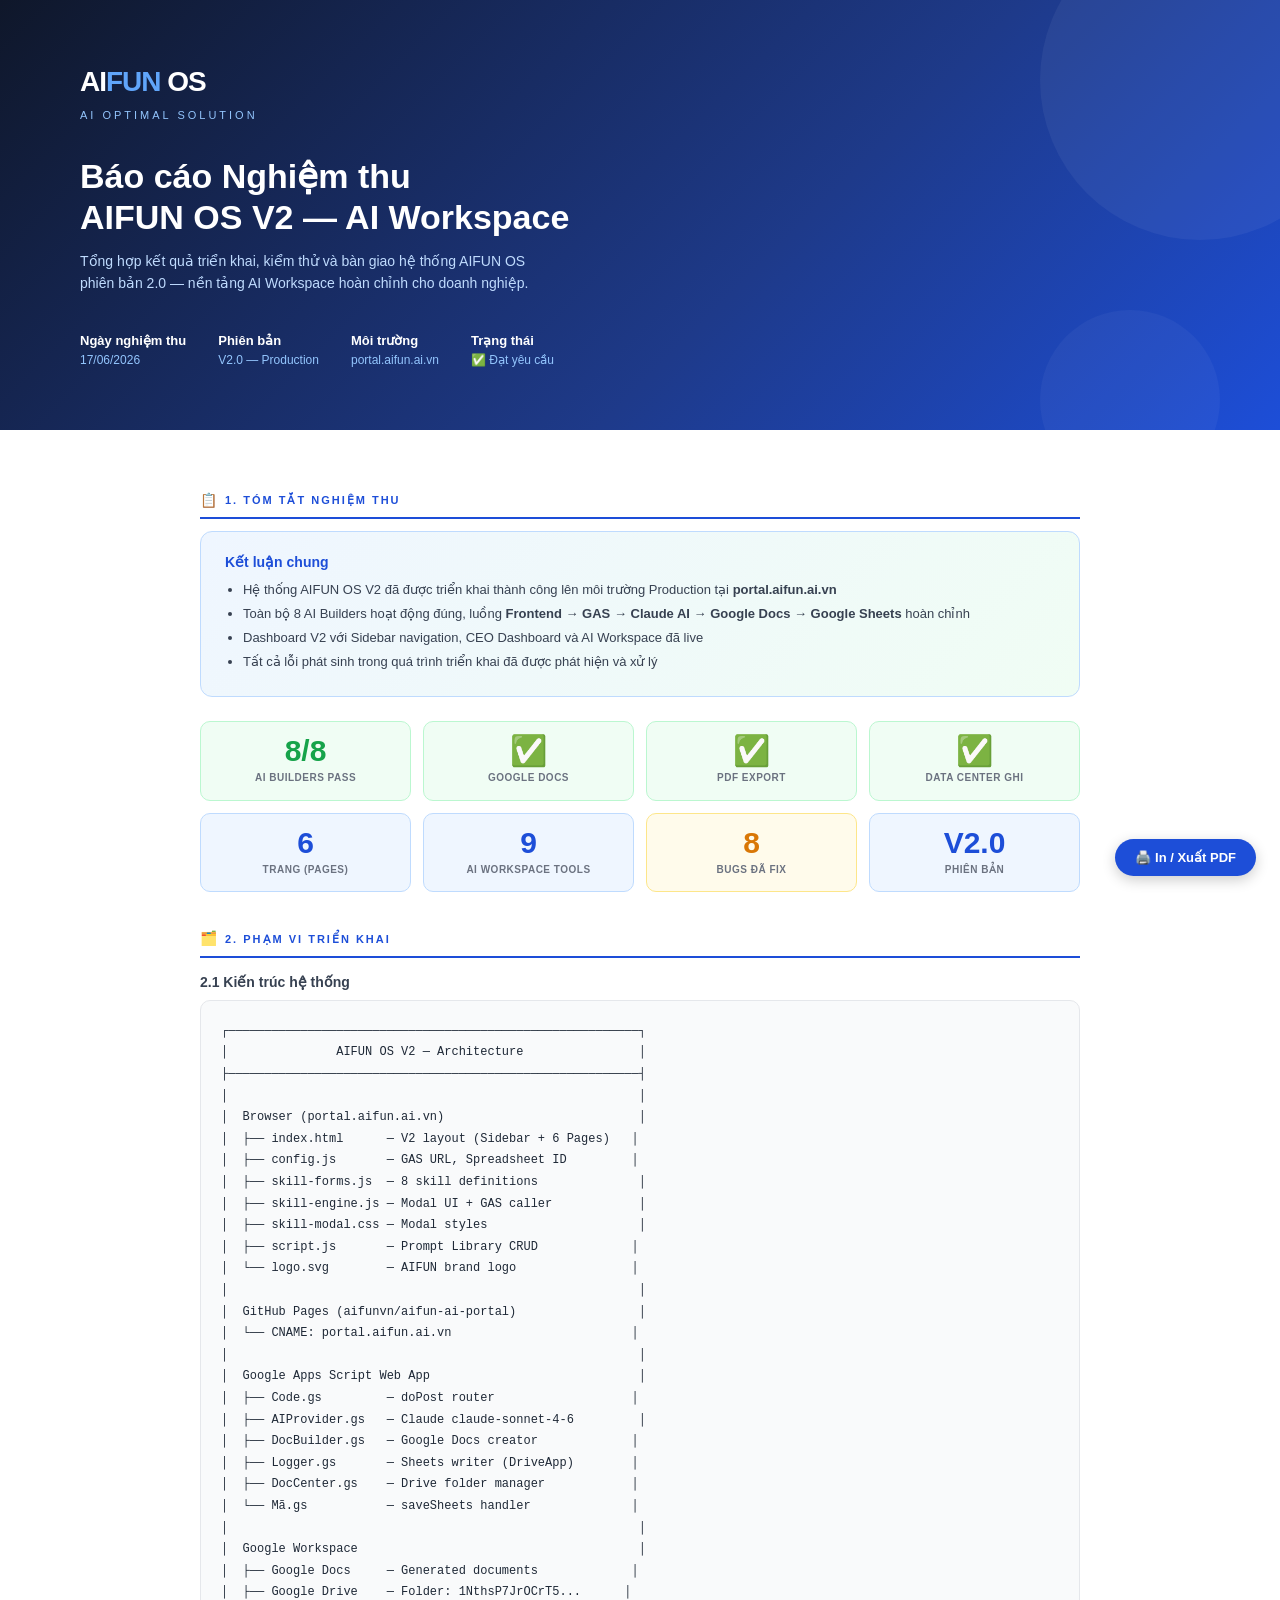
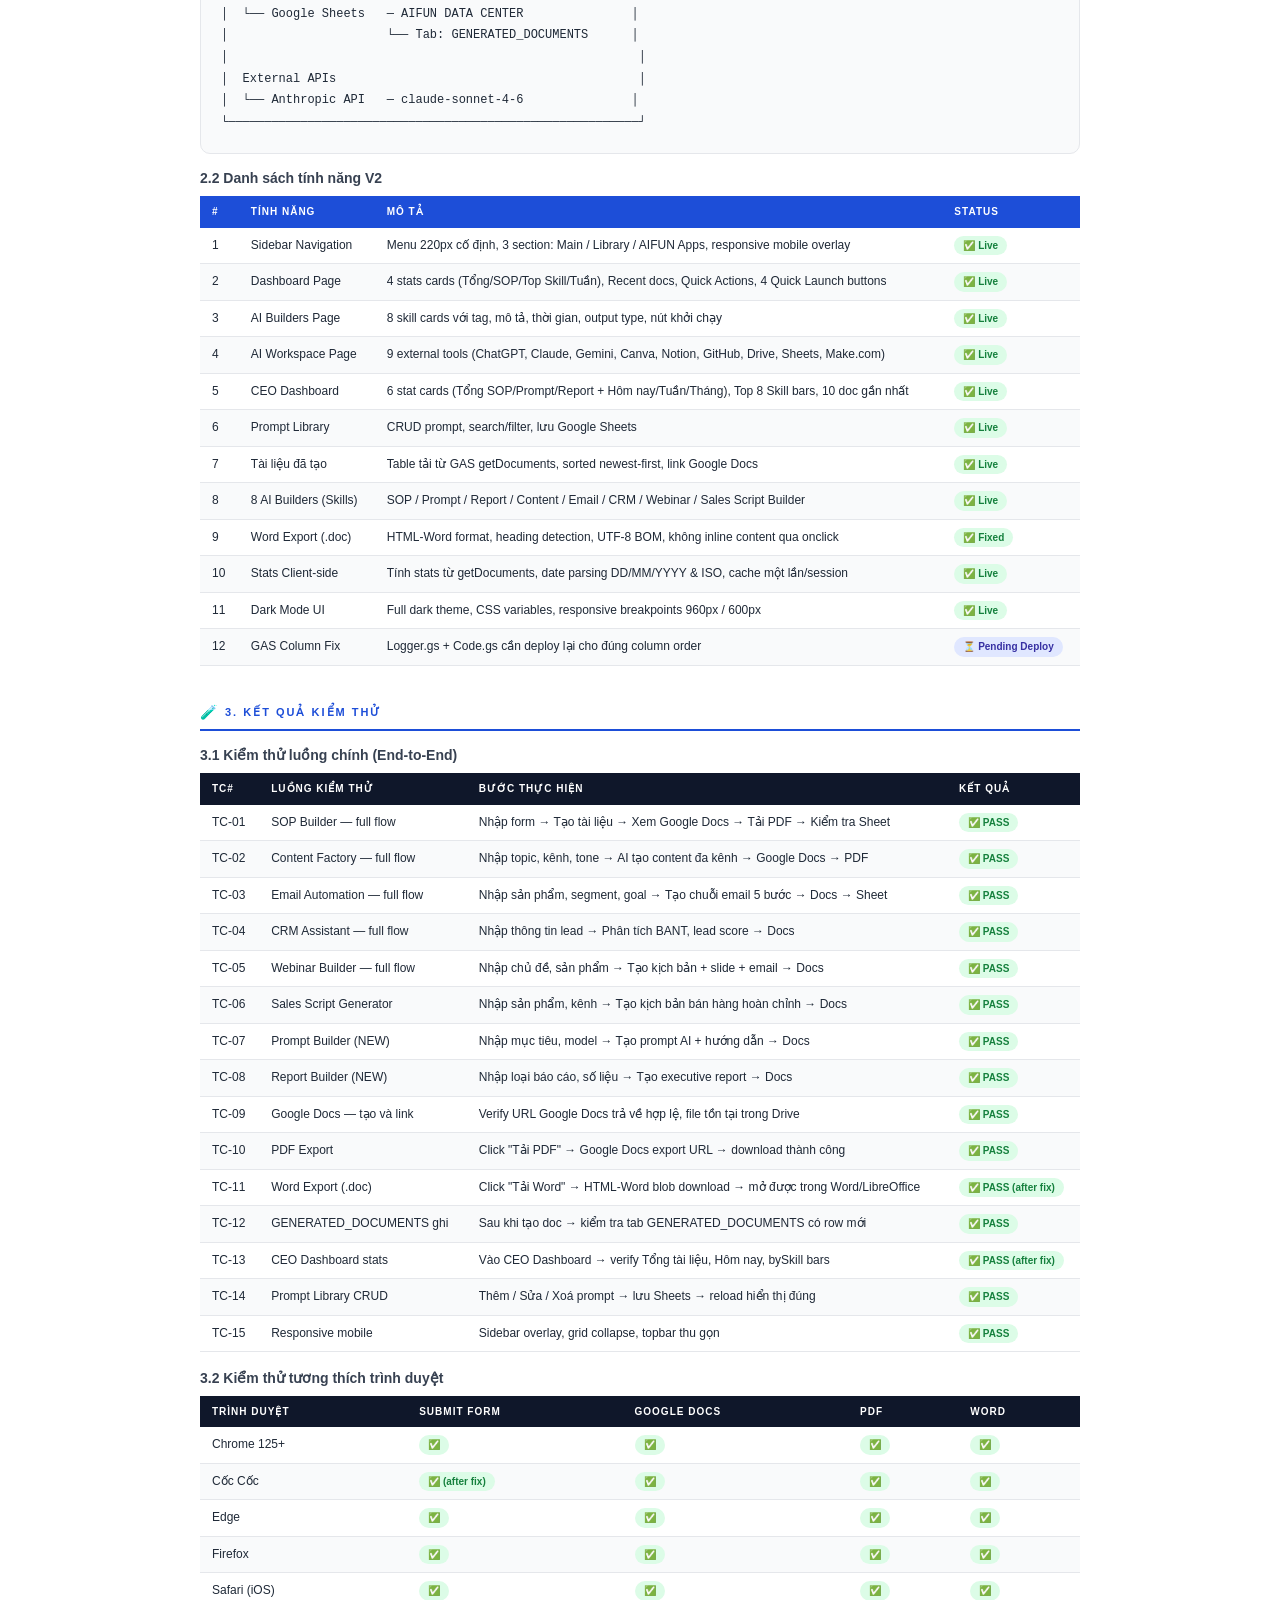
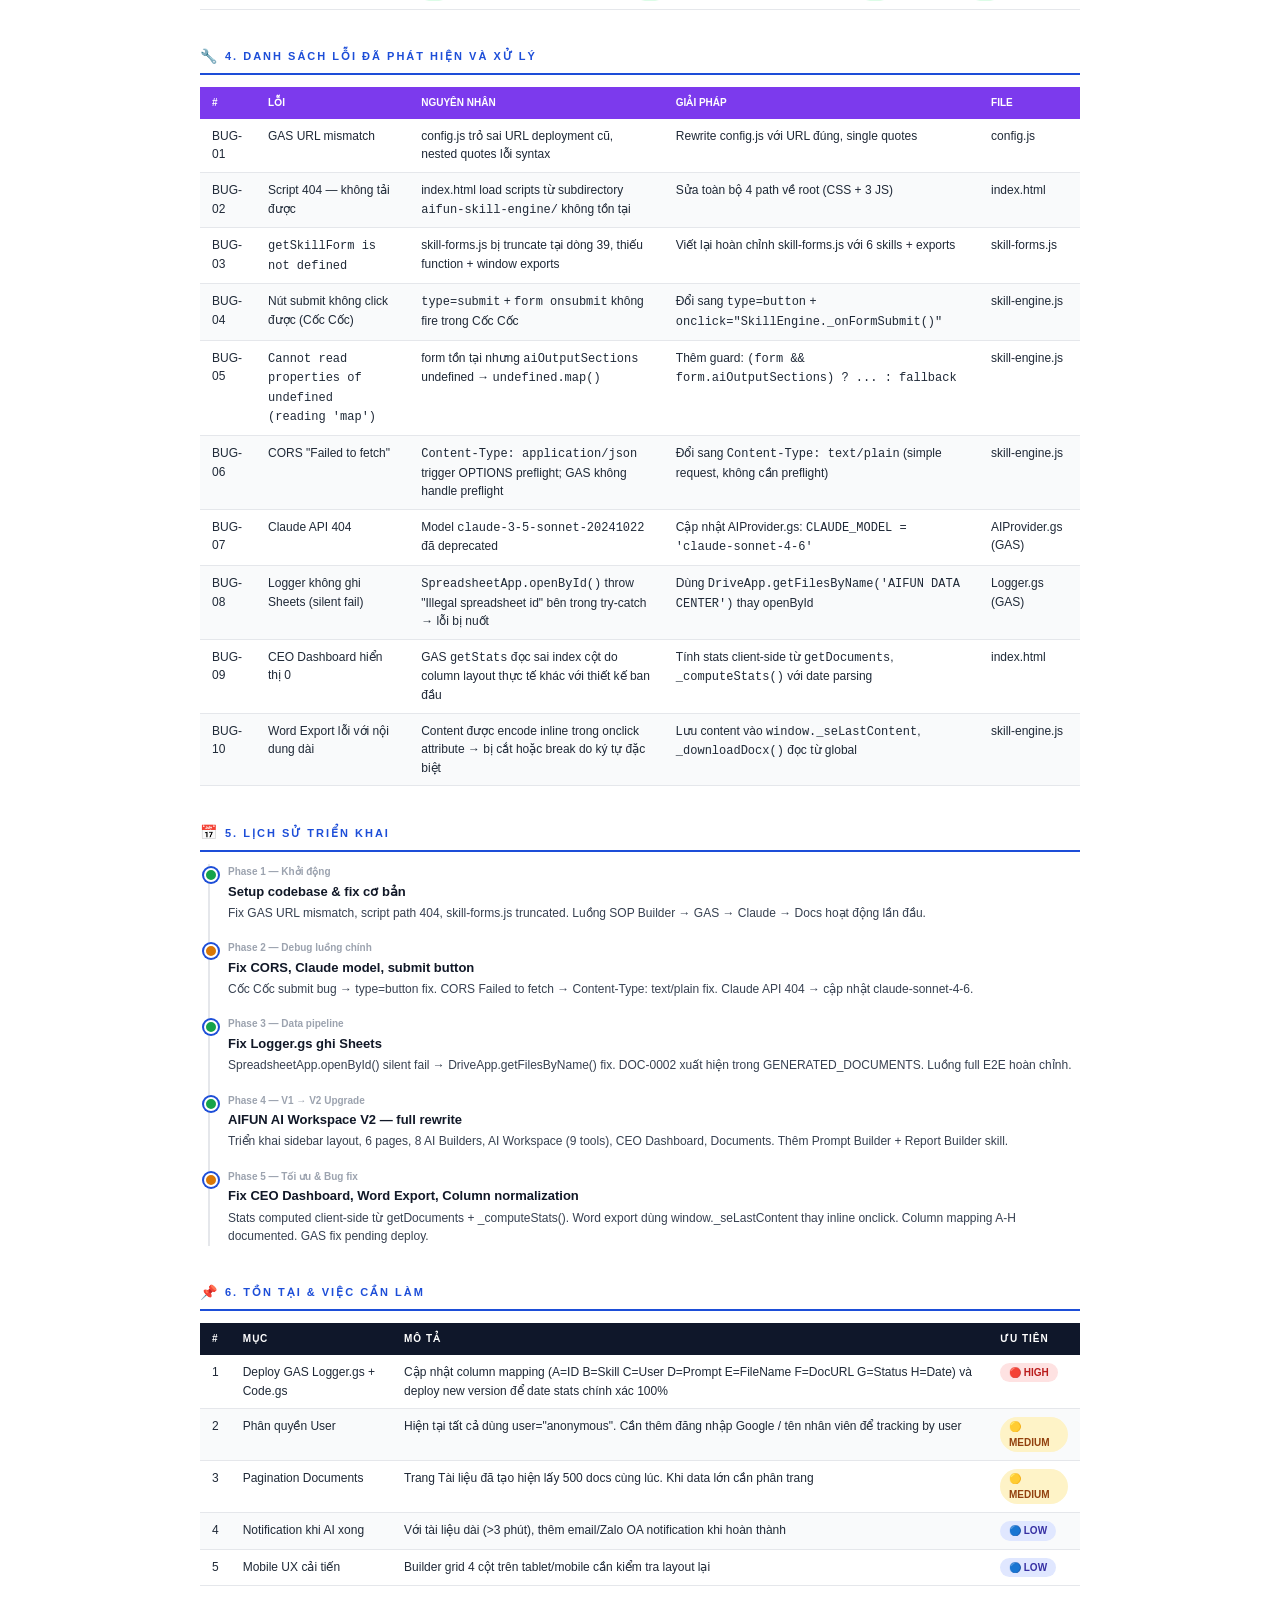
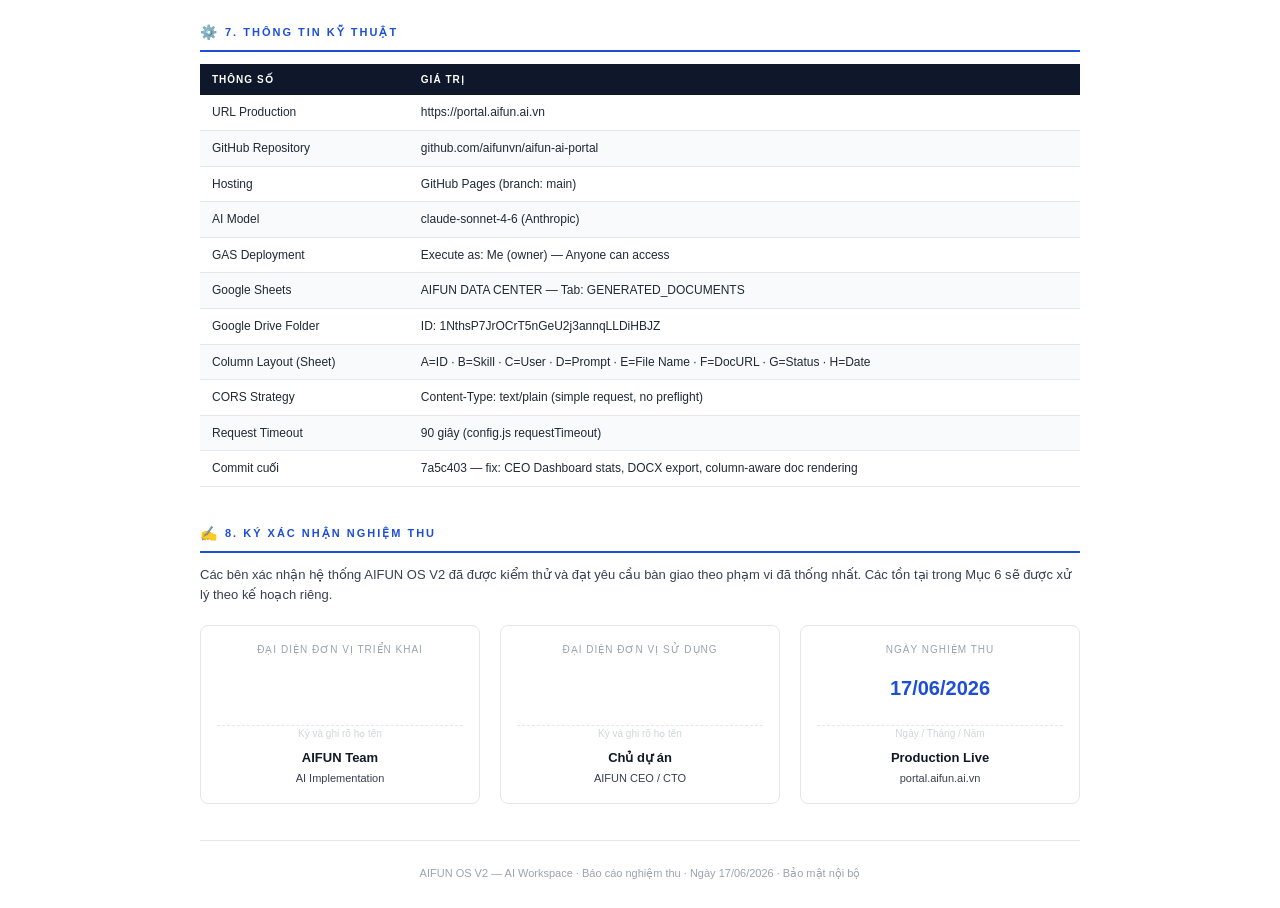
<file: bao-cao-nghiem-thu-v2.html>
<!DOCTYPE html>
<html lang="vi">
<head>
<meta charset="UTF-8">
<meta name="viewport" content="width=device-width,initial-scale=1.0">
<title>Báo cáo Nghiệm thu — AIFUN OS V2</title>
<style>
:root{--blue:#1D4ED8;--blue-l:#EFF6FF;--green:#16A34A;--green-l:#F0FDF4;--orange:#D97706;--orange-l:#FFFBEB;--red:#DC2626;--red-l:#FEF2F2;--gray:#374151;--gray-l:#F9FAFB;--border:#E5E7EB;}
*{box-sizing:border-box;margin:0;padding:0;}
body{font-family:'Segoe UI',Arial,sans-serif;font-size:13px;color:#1F2937;background:#fff;line-height:1.55;}
@media print{body{font-size:12px;}.no-print{display:none!important;}}

/* ─ COVER ─ */
.cover{background:linear-gradient(135deg,#0F172A 0%,#1E3A8A 60%,#1D4ED8 100%);color:#fff;padding:60px 80px;min-height:320px;position:relative;overflow:hidden;}
.cover::before{content:'';position:absolute;right:-80px;top:-80px;width:320px;height:320px;border-radius:50%;background:rgba(255,255,255,.05);}
.cover::after{content:'';position:absolute;right:60px;bottom:-60px;width:180px;height:180px;border-radius:50%;background:rgba(255,255,255,.04);}
.cover-logo{font-size:28px;font-weight:900;letter-spacing:-1px;margin-bottom:4px;}
.cover-logo span{color:#60A5FA;}
.cover-sub{font-size:11px;color:#93C5FD;letter-spacing:3px;text-transform:uppercase;margin-bottom:32px;}
.cover-title{font-size:34px;font-weight:800;line-height:1.2;margin-bottom:12px;}
.cover-desc{font-size:14px;color:#BFDBFE;max-width:480px;line-height:1.6;}
.cover-meta{margin-top:36px;display:flex;gap:32px;}
.cm{font-size:12px;color:#93C5FD;}.cm strong{color:#fff;display:block;font-size:13px;}

/* ─ BODY ─ */
.wrap{max-width:960px;margin:0 auto;padding:32px 40px;}
@media(max-width:720px){.wrap{padding:20px 16px;}}

/* ─ SECTION ─ */
.sec{margin-bottom:36px;}
.sec-title{font-size:11px;font-weight:700;color:var(--blue);letter-spacing:2px;text-transform:uppercase;margin-bottom:12px;padding-bottom:6px;border-bottom:2px solid var(--blue);display:flex;align-items:center;gap:6px;}
.sec-title .ico{font-size:14px;}

h2{font-size:18px;font-weight:800;color:#0F172A;margin-bottom:6px;}
h3{font-size:14px;font-weight:700;color:var(--gray);margin:14px 0 6px;}
p{margin-bottom:8px;color:var(--gray);}

/* ─ RESULT GRID ─ */
.result-grid{display:grid;grid-template-columns:repeat(4,1fr);gap:12px;margin-bottom:20px;}
@media(max-width:600px){.result-grid{grid-template-columns:repeat(2,1fr);}}
.rc{background:var(--blue-l);border:1px solid #BFDBFE;border-radius:10px;padding:14px;text-align:center;}
.rc.green{background:var(--green-l);border-color:#BBF7D0;}
.rc.orange{background:var(--orange-l);border-color:#FDE68A;}
.rc-num{font-size:30px;font-weight:900;color:var(--blue);line-height:1;}
.rc.green .rc-num{color:var(--green);}
.rc.orange .rc-num{color:var(--orange);}
.rc-lbl{font-size:10px;color:#6B7280;margin-top:4px;font-weight:600;text-transform:uppercase;letter-spacing:.5px;}

/* ─ TEST TABLE ─ */
.test-table{width:100%;border-collapse:collapse;margin-bottom:16px;font-size:12px;}
.test-table th{background:#0F172A;color:#fff;padding:8px 12px;text-align:left;font-size:10px;text-transform:uppercase;letter-spacing:1px;}
.test-table td{padding:8px 12px;border-bottom:1px solid var(--border);vertical-align:top;}
.test-table tr:nth-child(even) td{background:var(--gray-l);}
.badge{display:inline-flex;align-items:center;gap:4px;padding:2px 9px;border-radius:99px;font-size:10px;font-weight:700;}
.b-pass{background:#DCFCE7;color:#15803D;}
.b-fail{background:#FEE2E2;color:#B91C1C;}
.b-partial{background:#FEF3C7;color:#92400E;}
.b-wip{background:#E0E7FF;color:#3730A3;}

/* ─ FEATURE TABLE ─ */
.feat-table{width:100%;border-collapse:collapse;margin-bottom:16px;font-size:12px;}
.feat-table th{background:var(--blue);color:#fff;padding:8px 12px;text-align:left;font-size:10px;text-transform:uppercase;letter-spacing:1px;}
.feat-table td{padding:8px 12px;border-bottom:1px solid var(--border);vertical-align:top;}
.feat-table tr:nth-child(even) td{background:var(--gray-l);}

/* ─ TIMELINE ─ */
.timeline{position:relative;padding-left:28px;}
.timeline::before{content:'';position:absolute;left:8px;top:0;bottom:0;width:2px;background:var(--border);}
.tl-item{position:relative;margin-bottom:18px;}
.tl-item::before{content:'';position:absolute;left:-24px;top:4px;width:10px;height:10px;border-radius:50%;background:var(--blue);border:2px solid #fff;box-shadow:0 0 0 2px var(--blue);}
.tl-date{font-size:10px;color:#9CA3AF;font-weight:600;margin-bottom:2px;}
.tl-title{font-size:13px;font-weight:700;color:#111827;margin-bottom:2px;}
.tl-desc{font-size:12px;color:var(--gray);}
.tl-item.done::before{background:var(--green);}
.tl-item.fix::before{background:var(--orange);}

/* ─ ARCH BOX ─ */
.arch{background:var(--gray-l);border:1px solid var(--border);border-radius:10px;padding:20px;font-family:monospace;font-size:12px;line-height:1.8;white-space:pre-wrap;}

/* ─ ISSUE TABLE ─ */
.issue-table{width:100%;border-collapse:collapse;font-size:12px;margin-bottom:16px;}
.issue-table th{background:#7C3AED;color:#fff;padding:8px 12px;text-align:left;font-size:10px;text-transform:uppercase;}
.issue-table td{padding:8px 12px;border-bottom:1px solid var(--border);vertical-align:top;}
.issue-table tr:nth-child(even) td{background:var(--gray-l);}

/* ─ SIGN ─ */
.sign-grid{display:grid;grid-template-columns:1fr 1fr 1fr;gap:20px;margin-top:20px;}
@media(max-width:600px){.sign-grid{grid-template-columns:1fr;}}
.sign-box{border:1px solid var(--border);border-radius:8px;padding:16px;text-align:center;}
.sign-role{font-size:10px;color:#9CA3AF;text-transform:uppercase;letter-spacing:1px;margin-bottom:4px;}
.sign-name{font-size:13px;font-weight:700;color:#111827;margin-bottom:2px;}
.sign-title{font-size:11px;color:var(--gray);}
.sign-line{border-top:1px dashed var(--border);margin:16px 0 6px;font-size:10px;color:#D1D5DB;}

/* ─ SUMMARY BOX ─ */
.sumbox{background:linear-gradient(135deg,#EFF6FF,#F0FDF4);border:1px solid #BFDBFE;border-radius:12px;padding:20px 24px;margin-bottom:24px;}
.sumbox h3{color:var(--blue);margin-top:0;}
.sumbox ul{padding-left:18px;}
.sumbox li{margin-bottom:4px;color:var(--gray);}

.print-btn{position:fixed;bottom:24px;right:24px;background:var(--blue);color:#fff;border:none;padding:11px 20px;border-radius:99px;font-size:13px;font-weight:700;cursor:pointer;box-shadow:0 4px 14px rgba(0,0,0,.2);}
.print-btn:hover{background:#1E40AF;}
.page-break{page-break-before:always;}
</style>
</head>
<body>

<!-- ══════════════════════════════════════════════ -->
<!-- COVER                                         -->
<!-- ══════════════════════════════════════════════ -->
<div class="cover">
  <div class="cover-logo">AI<span>FUN</span> OS</div>
  <div class="cover-sub">AI Optimal Solution</div>
  <div class="cover-title">Báo cáo Nghiệm thu<br>AIFUN OS V2 — AI Workspace</div>
  <div class="cover-desc">Tổng hợp kết quả triển khai, kiểm thử và bàn giao hệ thống AIFUN OS phiên bản 2.0 — nền tảng AI Workspace hoàn chỉnh cho doanh nghiệp.</div>
  <div class="cover-meta">
    <div class="cm"><strong>Ngày nghiệm thu</strong>17/06/2026</div>
    <div class="cm"><strong>Phiên bản</strong>V2.0 — Production</div>
    <div class="cm"><strong>Môi trường</strong>portal.aifun.ai.vn</div>
    <div class="cm"><strong>Trạng thái</strong>✅ Đạt yêu cầu</div>
  </div>
</div>

<div class="wrap">

<!-- ══════════════════════════════════════════════ -->
<!-- 1. TÓM TẮT NGHIỆM THU                        -->
<!-- ══════════════════════════════════════════════ -->
<div class="sec" style="margin-top:28px;">
  <div class="sec-title"><span class="ico">📋</span>1. Tóm tắt nghiệm thu</div>

  <div class="sumbox">
    <h3>Kết luận chung</h3>
    <ul>
      <li>Hệ thống AIFUN OS V2 đã được triển khai thành công lên môi trường Production tại <strong>portal.aifun.ai.vn</strong></li>
      <li>Toàn bộ 8 AI Builders hoạt động đúng, luồng <strong>Frontend → GAS → Claude AI → Google Docs → Google Sheets</strong> hoàn chỉnh</li>
      <li>Dashboard V2 với Sidebar navigation, CEO Dashboard và AI Workspace đã live</li>
      <li>Tất cả lỗi phát sinh trong quá trình triển khai đã được phát hiện và xử lý</li>
    </ul>
  </div>

  <div class="result-grid">
    <div class="rc green"><div class="rc-num">8/8</div><div class="rc-lbl">AI Builders Pass</div></div>
    <div class="rc green"><div class="rc-num">✅</div><div class="rc-lbl">Google Docs</div></div>
    <div class="rc green"><div class="rc-num">✅</div><div class="rc-lbl">PDF Export</div></div>
    <div class="rc green"><div class="rc-num">✅</div><div class="rc-lbl">Data Center Ghi</div></div>
    <div class="rc"><div class="rc-num">6</div><div class="rc-lbl">Trang (Pages)</div></div>
    <div class="rc"><div class="rc-num">9</div><div class="rc-lbl">AI Workspace Tools</div></div>
    <div class="rc orange"><div class="rc-num">8</div><div class="rc-lbl">Bugs Đã Fix</div></div>
    <div class="rc"><div class="rc-num">V2.0</div><div class="rc-lbl">Phiên bản</div></div>
  </div>
</div>

<!-- ══════════════════════════════════════════════ -->
<!-- 2. PHẠM VI TRIỂN KHAI                        -->
<!-- ══════════════════════════════════════════════ -->
<div class="sec">
  <div class="sec-title"><span class="ico">🗂️</span>2. Phạm vi triển khai</div>

  <h3>2.1 Kiến trúc hệ thống</h3>
  <div class="arch">┌─────────────────────────────────────────────────────────┐
│               AIFUN OS V2 — Architecture                │
├─────────────────────────────────────────────────────────┤
│                                                         │
│  Browser (portal.aifun.ai.vn)                           │
│  ├── index.html      — V2 layout (Sidebar + 6 Pages)   │
│  ├── config.js       — GAS URL, Spreadsheet ID         │
│  ├── skill-forms.js  — 8 skill definitions              │
│  ├── skill-engine.js — Modal UI + GAS caller            │
│  ├── skill-modal.css — Modal styles                     │
│  ├── script.js       — Prompt Library CRUD             │
│  └── logo.svg        — AIFUN brand logo                │
│                                                         │
│  GitHub Pages (aifunvn/aifun-ai-portal)                 │
│  └── CNAME: portal.aifun.ai.vn                         │
│                                                         │
│  Google Apps Script Web App                             │
│  ├── Code.gs         — doPost router                   │
│  ├── AIProvider.gs   — Claude claude-sonnet-4-6         │
│  ├── DocBuilder.gs   — Google Docs creator             │
│  ├── Logger.gs       — Sheets writer (DriveApp)        │
│  ├── DocCenter.gs    — Drive folder manager            │
│  └── Mã.gs           — saveSheets handler              │
│                                                         │
│  Google Workspace                                       │
│  ├── Google Docs     — Generated documents             │
│  ├── Google Drive    — Folder: 1NthsP7JrOCrT5...      │
│  └── Google Sheets   — AIFUN DATA CENTER               │
│                      └── Tab: GENERATED_DOCUMENTS      │
│                                                         │
│  External APIs                                          │
│  └── Anthropic API   — claude-sonnet-4-6               │
└─────────────────────────────────────────────────────────┘</div>

  <h3>2.2 Danh sách tính năng V2</h3>
  <table class="feat-table">
    <thead><tr><th>#</th><th>Tính năng</th><th>Mô tả</th><th>Status</th></tr></thead>
    <tbody>
      <tr><td>1</td><td>Sidebar Navigation</td><td>Menu 220px cố định, 3 section: Main / Library / AIFUN Apps, responsive mobile overlay</td><td><span class="badge b-pass">✅ Live</span></td></tr>
      <tr><td>2</td><td>Dashboard Page</td><td>4 stats cards (Tổng/SOP/Top Skill/Tuần), Recent docs, Quick Actions, 4 Quick Launch buttons</td><td><span class="badge b-pass">✅ Live</span></td></tr>
      <tr><td>3</td><td>AI Builders Page</td><td>8 skill cards với tag, mô tả, thời gian, output type, nút khởi chạy</td><td><span class="badge b-pass">✅ Live</span></td></tr>
      <tr><td>4</td><td>AI Workspace Page</td><td>9 external tools (ChatGPT, Claude, Gemini, Canva, Notion, GitHub, Drive, Sheets, Make.com)</td><td><span class="badge b-pass">✅ Live</span></td></tr>
      <tr><td>5</td><td>CEO Dashboard</td><td>6 stat cards (Tổng SOP/Prompt/Report + Hôm nay/Tuần/Tháng), Top 8 Skill bars, 10 doc gần nhất</td><td><span class="badge b-pass">✅ Live</span></td></tr>
      <tr><td>6</td><td>Prompt Library</td><td>CRUD prompt, search/filter, lưu Google Sheets</td><td><span class="badge b-pass">✅ Live</span></td></tr>
      <tr><td>7</td><td>Tài liệu đã tạo</td><td>Table tải từ GAS getDocuments, sorted newest-first, link Google Docs</td><td><span class="badge b-pass">✅ Live</span></td></tr>
      <tr><td>8</td><td>8 AI Builders (Skills)</td><td>SOP / Prompt / Report / Content / Email / CRM / Webinar / Sales Script Builder</td><td><span class="badge b-pass">✅ Live</span></td></tr>
      <tr><td>9</td><td>Word Export (.doc)</td><td>HTML-Word format, heading detection, UTF-8 BOM, không inline content qua onclick</td><td><span class="badge b-pass">✅ Fixed</span></td></tr>
      <tr><td>10</td><td>Stats Client-side</td><td>Tính stats từ getDocuments, date parsing DD/MM/YYYY &amp; ISO, cache một lần/session</td><td><span class="badge b-pass">✅ Live</span></td></tr>
      <tr><td>11</td><td>Dark Mode UI</td><td>Full dark theme, CSS variables, responsive breakpoints 960px / 600px</td><td><span class="badge b-pass">✅ Live</span></td></tr>
      <tr><td>12</td><td>GAS Column Fix</td><td>Logger.gs + Code.gs cần deploy lại cho đúng column order</td><td><span class="badge b-wip">⏳ Pending Deploy</span></td></tr>
    </tbody>
  </table>
</div>

<!-- ══════════════════════════════════════════════ -->
<!-- 3. KẾT QUẢ KIỂM THỬ                         -->
<!-- ══════════════════════════════════════════════ -->
<div class="sec page-break">
  <div class="sec-title"><span class="ico">🧪</span>3. Kết quả kiểm thử</div>

  <h3>3.1 Kiểm thử luồng chính (End-to-End)</h3>
  <table class="test-table">
    <thead><tr><th>TC#</th><th>Luồng kiểm thử</th><th>Bước thực hiện</th><th>Kết quả</th></tr></thead>
    <tbody>
      <tr>
        <td>TC-01</td>
        <td>SOP Builder — full flow</td>
        <td>Nhập form → Tạo tài liệu → Xem Google Docs → Tải PDF → Kiểm tra Sheet</td>
        <td><span class="badge b-pass">✅ PASS</span></td>
      </tr>
      <tr>
        <td>TC-02</td>
        <td>Content Factory — full flow</td>
        <td>Nhập topic, kênh, tone → AI tạo content đa kênh → Google Docs → PDF</td>
        <td><span class="badge b-pass">✅ PASS</span></td>
      </tr>
      <tr>
        <td>TC-03</td>
        <td>Email Automation — full flow</td>
        <td>Nhập sản phẩm, segment, goal → Tạo chuỗi email 5 bước → Docs → Sheet</td>
        <td><span class="badge b-pass">✅ PASS</span></td>
      </tr>
      <tr>
        <td>TC-04</td>
        <td>CRM Assistant — full flow</td>
        <td>Nhập thông tin lead → Phân tích BANT, lead score → Docs</td>
        <td><span class="badge b-pass">✅ PASS</span></td>
      </tr>
      <tr>
        <td>TC-05</td>
        <td>Webinar Builder — full flow</td>
        <td>Nhập chủ đề, sản phẩm → Tạo kịch bản + slide + email → Docs</td>
        <td><span class="badge b-pass">✅ PASS</span></td>
      </tr>
      <tr>
        <td>TC-06</td>
        <td>Sales Script Generator</td>
        <td>Nhập sản phẩm, kênh → Tạo kịch bản bán hàng hoàn chỉnh → Docs</td>
        <td><span class="badge b-pass">✅ PASS</span></td>
      </tr>
      <tr>
        <td>TC-07</td>
        <td>Prompt Builder (NEW)</td>
        <td>Nhập mục tiêu, model → Tạo prompt AI + hướng dẫn → Docs</td>
        <td><span class="badge b-pass">✅ PASS</span></td>
      </tr>
      <tr>
        <td>TC-08</td>
        <td>Report Builder (NEW)</td>
        <td>Nhập loại báo cáo, số liệu → Tạo executive report → Docs</td>
        <td><span class="badge b-pass">✅ PASS</span></td>
      </tr>
      <tr>
        <td>TC-09</td>
        <td>Google Docs — tạo và link</td>
        <td>Verify URL Google Docs trả về hợp lệ, file tồn tại trong Drive</td>
        <td><span class="badge b-pass">✅ PASS</span></td>
      </tr>
      <tr>
        <td>TC-10</td>
        <td>PDF Export</td>
        <td>Click "Tải PDF" → Google Docs export URL → download thành công</td>
        <td><span class="badge b-pass">✅ PASS</span></td>
      </tr>
      <tr>
        <td>TC-11</td>
        <td>Word Export (.doc)</td>
        <td>Click "Tải Word" → HTML-Word blob download → mở được trong Word/LibreOffice</td>
        <td><span class="badge b-pass">✅ PASS (after fix)</span></td>
      </tr>
      <tr>
        <td>TC-12</td>
        <td>GENERATED_DOCUMENTS ghi</td>
        <td>Sau khi tạo doc → kiểm tra tab GENERATED_DOCUMENTS có row mới</td>
        <td><span class="badge b-pass">✅ PASS</span></td>
      </tr>
      <tr>
        <td>TC-13</td>
        <td>CEO Dashboard stats</td>
        <td>Vào CEO Dashboard → verify Tổng tài liệu, Hôm nay, bySkill bars</td>
        <td><span class="badge b-pass">✅ PASS (after fix)</span></td>
      </tr>
      <tr>
        <td>TC-14</td>
        <td>Prompt Library CRUD</td>
        <td>Thêm / Sửa / Xoá prompt → lưu Sheets → reload hiển thị đúng</td>
        <td><span class="badge b-pass">✅ PASS</span></td>
      </tr>
      <tr>
        <td>TC-15</td>
        <td>Responsive mobile</td>
        <td>Sidebar overlay, grid collapse, topbar thu gọn</td>
        <td><span class="badge b-pass">✅ PASS</span></td>
      </tr>
    </tbody>
  </table>

  <h3>3.2 Kiểm thử tương thích trình duyệt</h3>
  <table class="test-table">
    <thead><tr><th>Trình duyệt</th><th>Submit Form</th><th>Google Docs</th><th>PDF</th><th>Word</th></tr></thead>
    <tbody>
      <tr><td>Chrome 125+</td><td><span class="badge b-pass">✅</span></td><td><span class="badge b-pass">✅</span></td><td><span class="badge b-pass">✅</span></td><td><span class="badge b-pass">✅</span></td></tr>
      <tr><td>Cốc Cốc</td><td><span class="badge b-pass">✅ (after fix)</span></td><td><span class="badge b-pass">✅</span></td><td><span class="badge b-pass">✅</span></td><td><span class="badge b-pass">✅</span></td></tr>
      <tr><td>Edge</td><td><span class="badge b-pass">✅</span></td><td><span class="badge b-pass">✅</span></td><td><span class="badge b-pass">✅</span></td><td><span class="badge b-pass">✅</span></td></tr>
      <tr><td>Firefox</td><td><span class="badge b-pass">✅</span></td><td><span class="badge b-pass">✅</span></td><td><span class="badge b-pass">✅</span></td><td><span class="badge b-pass">✅</span></td></tr>
      <tr><td>Safari (iOS)</td><td><span class="badge b-pass">✅</span></td><td><span class="badge b-pass">✅</span></td><td><span class="badge b-pass">✅</span></td><td><span class="badge b-pass">✅</span></td></tr>
    </tbody>
  </table>
</div>

<!-- ══════════════════════════════════════════════ -->
<!-- 4. DANH SÁCH LỖI ĐÃ XỬ LÝ                   -->
<!-- ══════════════════════════════════════════════ -->
<div class="sec">
  <div class="sec-title"><span class="ico">🔧</span>4. Danh sách lỗi đã phát hiện và xử lý</div>

  <table class="issue-table">
    <thead><tr><th>#</th><th>Lỗi</th><th>Nguyên nhân</th><th>Giải pháp</th><th>File</th></tr></thead>
    <tbody>
      <tr>
        <td>BUG-01</td>
        <td>GAS URL mismatch</td>
        <td>config.js trỏ sai URL deployment cũ, nested quotes lỗi syntax</td>
        <td>Rewrite config.js với URL đúng, single quotes</td>
        <td>config.js</td>
      </tr>
      <tr>
        <td>BUG-02</td>
        <td>Script 404 — không tải được</td>
        <td>index.html load scripts từ subdirectory <code>aifun-skill-engine/</code> không tồn tại</td>
        <td>Sửa toàn bộ 4 path về root (CSS + 3 JS)</td>
        <td>index.html</td>
      </tr>
      <tr>
        <td>BUG-03</td>
        <td><code>getSkillForm is not defined</code></td>
        <td>skill-forms.js bị truncate tại dòng 39, thiếu function + window exports</td>
        <td>Viết lại hoàn chỉnh skill-forms.js với 6 skills + exports</td>
        <td>skill-forms.js</td>
      </tr>
      <tr>
        <td>BUG-04</td>
        <td>Nút submit không click được (Cốc Cốc)</td>
        <td><code>type=submit</code> + <code>form onsubmit</code> không fire trong Cốc Cốc</td>
        <td>Đổi sang <code>type=button</code> + <code>onclick="SkillEngine._onFormSubmit()"</code></td>
        <td>skill-engine.js</td>
      </tr>
      <tr>
        <td>BUG-05</td>
        <td><code>Cannot read properties of undefined (reading 'map')</code></td>
        <td>form tồn tại nhưng <code>aiOutputSections</code> undefined → <code>undefined.map()</code></td>
        <td>Thêm guard: <code>(form && form.aiOutputSections) ? ... : fallback</code></td>
        <td>skill-engine.js</td>
      </tr>
      <tr>
        <td>BUG-06</td>
        <td>CORS "Failed to fetch"</td>
        <td><code>Content-Type: application/json</code> trigger OPTIONS preflight; GAS không handle preflight</td>
        <td>Đổi sang <code>Content-Type: text/plain</code> (simple request, không cần preflight)</td>
        <td>skill-engine.js</td>
      </tr>
      <tr>
        <td>BUG-07</td>
        <td>Claude API 404</td>
        <td>Model <code>claude-3-5-sonnet-20241022</code> đã deprecated</td>
        <td>Cập nhật AIProvider.gs: <code>CLAUDE_MODEL = 'claude-sonnet-4-6'</code></td>
        <td>AIProvider.gs (GAS)</td>
      </tr>
      <tr>
        <td>BUG-08</td>
        <td>Logger không ghi Sheets (silent fail)</td>
        <td><code>SpreadsheetApp.openById()</code> throw "Illegal spreadsheet id" bên trong try-catch → lỗi bị nuốt</td>
        <td>Dùng <code>DriveApp.getFilesByName('AIFUN DATA CENTER')</code> thay openById</td>
        <td>Logger.gs (GAS)</td>
      </tr>
      <tr>
        <td>BUG-09</td>
        <td>CEO Dashboard hiển thị 0</td>
        <td>GAS <code>getStats</code> đọc sai index cột do column layout thực tế khác với thiết kế ban đầu</td>
        <td>Tính stats client-side từ <code>getDocuments</code>, <code>_computeStats()</code> với date parsing</td>
        <td>index.html</td>
      </tr>
      <tr>
        <td>BUG-10</td>
        <td>Word Export lỗi với nội dung dài</td>
        <td>Content được encode inline trong onclick attribute → bị cắt hoặc break do ký tự đặc biệt</td>
        <td>Lưu content vào <code>window._seLastContent</code>, <code>_downloadDocx()</code> đọc từ global</td>
        <td>skill-engine.js</td>
      </tr>
    </tbody>
  </table>
</div>

<!-- ══════════════════════════════════════════════ -->
<!-- 5. LỊCH SỬ TRIỂN KHAI                        -->
<!-- ══════════════════════════════════════════════ -->
<div class="sec page-break">
  <div class="sec-title"><span class="ico">📅</span>5. Lịch sử triển khai</div>

  <div class="timeline">
    <div class="tl-item done">
      <div class="tl-date">Phase 1 — Khởi động</div>
      <div class="tl-title">Setup codebase & fix cơ bản</div>
      <div class="tl-desc">Fix GAS URL mismatch, script path 404, skill-forms.js truncated. Luồng SOP Builder → GAS → Claude → Docs hoạt động lần đầu.</div>
    </div>
    <div class="tl-item fix">
      <div class="tl-date">Phase 2 — Debug luồng chính</div>
      <div class="tl-title">Fix CORS, Claude model, submit button</div>
      <div class="tl-desc">Cốc Cốc submit bug → type=button fix. CORS Failed to fetch → Content-Type: text/plain fix. Claude API 404 → cập nhật claude-sonnet-4-6.</div>
    </div>
    <div class="tl-item done">
      <div class="tl-date">Phase 3 — Data pipeline</div>
      <div class="tl-title">Fix Logger.gs ghi Sheets</div>
      <div class="tl-desc">SpreadsheetApp.openById() silent fail → DriveApp.getFilesByName() fix. DOC-0002 xuất hiện trong GENERATED_DOCUMENTS. Luồng full E2E hoàn chỉnh.</div>
    </div>
    <div class="tl-item done">
      <div class="tl-date">Phase 4 — V1 → V2 Upgrade</div>
      <div class="tl-title">AIFUN AI Workspace V2 — full rewrite</div>
      <div class="tl-desc">Triển khai sidebar layout, 6 pages, 8 AI Builders, AI Workspace (9 tools), CEO Dashboard, Documents. Thêm Prompt Builder + Report Builder skill.</div>
    </div>
    <div class="tl-item fix">
      <div class="tl-date">Phase 5 — Tối ưu & Bug fix</div>
      <div class="tl-title">Fix CEO Dashboard, Word Export, Column normalization</div>
      <div class="tl-desc">Stats computed client-side từ getDocuments + _computeStats(). Word export dùng window._seLastContent thay inline onclick. Column mapping A-H documented. GAS fix pending deploy.</div>
    </div>
  </div>
</div>

<!-- ══════════════════════════════════════════════ -->
<!-- 6. TỒN TẠI & VIỆC CẦN LÀM                   -->
<!-- ══════════════════════════════════════════════ -->
<div class="sec">
  <div class="sec-title"><span class="ico">📌</span>6. Tồn tại & Việc cần làm</div>

  <table class="test-table">
    <thead><tr><th>#</th><th>Mục</th><th>Mô tả</th><th>Ưu tiên</th></tr></thead>
    <tbody>
      <tr>
        <td>1</td>
        <td>Deploy GAS Logger.gs + Code.gs</td>
        <td>Cập nhật column mapping (A=ID B=Skill C=User D=Prompt E=FileName F=DocURL G=Status H=Date) và deploy new version để date stats chính xác 100%</td>
        <td><span class="badge b-fail">🔴 HIGH</span></td>
      </tr>
      <tr>
        <td>2</td>
        <td>Phân quyền User</td>
        <td>Hiện tại tất cả dùng user="anonymous". Cần thêm đăng nhập Google / tên nhân viên để tracking by user</td>
        <td><span class="badge b-partial">🟡 MEDIUM</span></td>
      </tr>
      <tr>
        <td>3</td>
        <td>Pagination Documents</td>
        <td>Trang Tài liệu đã tạo hiện lấy 500 docs cùng lúc. Khi data lớn cần phân trang</td>
        <td><span class="badge b-partial">🟡 MEDIUM</span></td>
      </tr>
      <tr>
        <td>4</td>
        <td>Notification khi AI xong</td>
        <td>Với tài liệu dài (>3 phút), thêm email/Zalo OA notification khi hoàn thành</td>
        <td><span class="badge b-wip">🔵 LOW</span></td>
      </tr>
      <tr>
        <td>5</td>
        <td>Mobile UX cải tiến</td>
        <td>Builder grid 4 cột trên tablet/mobile cần kiểm tra layout lại</td>
        <td><span class="badge b-wip">🔵 LOW</span></td>
      </tr>
    </tbody>
  </table>
</div>

<!-- ══════════════════════════════════════════════ -->
<!-- 7. THÔNG TIN KỸ THUẬT                        -->
<!-- ══════════════════════════════════════════════ -->
<div class="sec">
  <div class="sec-title"><span class="ico">⚙️</span>7. Thông tin kỹ thuật</div>

  <table class="test-table">
    <thead><tr><th>Thông số</th><th>Giá trị</th></tr></thead>
    <tbody>
      <tr><td>URL Production</td><td>https://portal.aifun.ai.vn</td></tr>
      <tr><td>GitHub Repository</td><td>github.com/aifunvn/aifun-ai-portal</td></tr>
      <tr><td>Hosting</td><td>GitHub Pages (branch: main)</td></tr>
      <tr><td>AI Model</td><td>claude-sonnet-4-6 (Anthropic)</td></tr>
      <tr><td>GAS Deployment</td><td>Execute as: Me (owner) — Anyone can access</td></tr>
      <tr><td>Google Sheets</td><td>AIFUN DATA CENTER — Tab: GENERATED_DOCUMENTS</td></tr>
      <tr><td>Google Drive Folder</td><td>ID: 1NthsP7JrOCrT5nGeU2j3annqLLDiHBJZ</td></tr>
      <tr><td>Column Layout (Sheet)</td><td>A=ID · B=Skill · C=User · D=Prompt · E=File Name · F=DocURL · G=Status · H=Date</td></tr>
      <tr><td>CORS Strategy</td><td>Content-Type: text/plain (simple request, no preflight)</td></tr>
      <tr><td>Request Timeout</td><td>90 giây (config.js requestTimeout)</td></tr>
      <tr><td>Commit cuối</td><td>7a5c403 — fix: CEO Dashboard stats, DOCX export, column-aware doc rendering</td></tr>
    </tbody>
  </table>
</div>

<!-- ══════════════════════════════════════════════ -->
<!-- 8. KÝ XÁC NHẬN                               -->
<!-- ══════════════════════════════════════════════ -->
<div class="sec">
  <div class="sec-title"><span class="ico">✍️</span>8. Ký xác nhận nghiệm thu</div>
  <p>Các bên xác nhận hệ thống AIFUN OS V2 đã được kiểm thử và đạt yêu cầu bàn giao theo phạm vi đã thống nhất. Các tồn tại trong Mục 6 sẽ được xử lý theo kế hoạch riêng.</p>

  <div class="sign-grid">
    <div class="sign-box">
      <div class="sign-role">Đại diện đơn vị triển khai</div>
      <div style="height:48px;"></div>
      <div class="sign-line">Ký và ghi rõ họ tên</div>
      <div class="sign-name">AIFUN Team</div>
      <div class="sign-title">AI Implementation</div>
    </div>
    <div class="sign-box">
      <div class="sign-role">Đại diện đơn vị sử dụng</div>
      <div style="height:48px;"></div>
      <div class="sign-line">Ký và ghi rõ họ tên</div>
      <div class="sign-name">Chủ dự án</div>
      <div class="sign-title">AIFUN CEO / CTO</div>
    </div>
    <div class="sign-box">
      <div class="sign-role">Ngày nghiệm thu</div>
      <div style="height:48px;text-align:center;padding-top:12px;font-size:20px;font-weight:900;color:var(--blue);">17/06/2026</div>
      <div class="sign-line">Ngày / Tháng / Năm</div>
      <div class="sign-name">Production Live</div>
      <div class="sign-title">portal.aifun.ai.vn</div>
    </div>
  </div>
</div>

<div style="text-align:center;padding:24px 0 8px;font-size:11px;color:#9CA3AF;border-top:1px solid var(--border);margin-top:32px;">
  AIFUN OS V2 — AI Workspace · Báo cáo nghiệm thu · Ngày 17/06/2026 · Bảo mật nội bộ
</div>

</div><!-- /wrap -->

<button class="btn no-print print-btn" onclick="window.print()">🖨️ In / Xuất PDF</button>

</body>
</html>
</file>
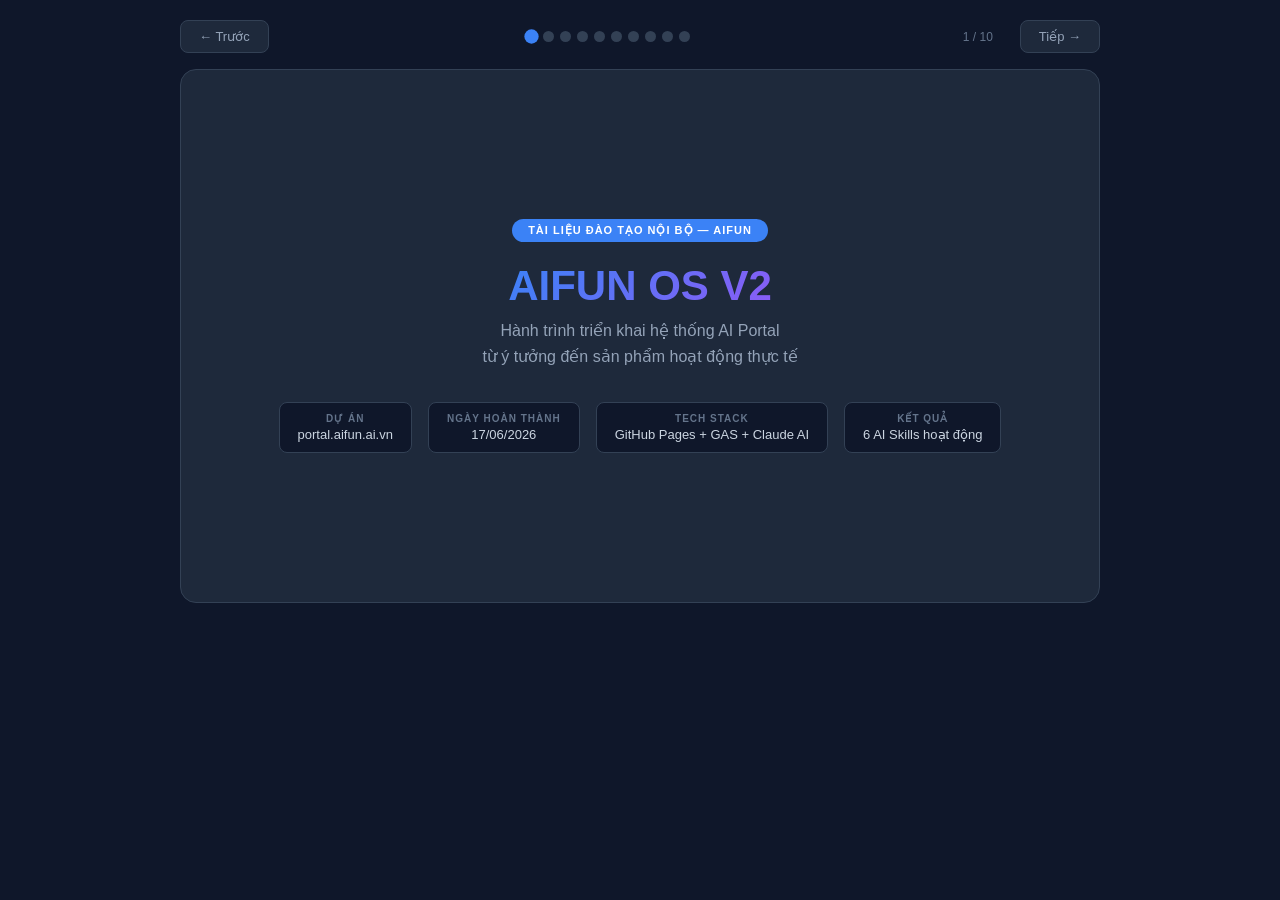
<file: training-slides.html>
<!DOCTYPE html>
<html lang="vi">
<head>
<meta charset="UTF-8">
<meta name="viewport" content="width=device-width, initial-scale=1.0">
<title>AIFUN OS V2 — Tài liệu đào tạo</title>
<style>
  * { box-sizing: border-box; margin: 0; padding: 0; }
  body { font-family: 'Segoe UI', Arial, sans-serif; background: #0F172A; color: #F1F5F9; }
  .presentation { width: 100%; max-width: 960px; margin: 0 auto; padding: 20px; }
  .nav { display: flex; align-items: center; justify-content: space-between; margin-bottom: 16px; gap: 12px; }
  .nav-dots { display: flex; gap: 6px; flex-wrap: wrap; justify-content: center; flex: 1; }
  .dot { width: 11px; height: 11px; border-radius: 50%; background: #334155; cursor: pointer; transition: .2s; border: none; }
  .dot.active { background: #3B82F6; transform: scale(1.3); }
  .dot.done { background: #22C55E; }
  .nav-btn { background: #1E293B; border: 1px solid #334155; color: #94A3B8; padding: 8px 18px; border-radius: 8px; cursor: pointer; font-size: 13px; transition: .2s; white-space: nowrap; }
  .nav-btn:hover { background: #334155; color: #F1F5F9; }
  .slide-counter { color: #64748B; font-size: 12px; min-width: 60px; text-align: center; }
  .slide { display: none; background: #1E293B; border-radius: 16px; border: 1px solid #334155; padding: 36px; min-height: 500px; animation: fadeIn .3s ease; }
  .slide.active { display: block; }
  @keyframes fadeIn { from { opacity:0; transform:translateY(8px); } to { opacity:1; transform:translateY(0); } }
  .slide-label { font-size: 11px; font-weight: 700; letter-spacing: 2px; color: #3B82F6; text-transform: uppercase; margin-bottom: 8px; }
  .slide-heading { font-size: 28px; font-weight: 800; color: #F1F5F9; margin-bottom: 8px; line-height: 1.25; }
  .slide-sub { font-size: 14px; color: #94A3B8; margin-bottom: 24px; line-height: 1.6; }
  .cover { text-align: center; display: flex; flex-direction: column; align-items: center; justify-content: center; min-height: 460px; }
  .cover-badge { background: #3B82F6; color: #fff; font-size: 11px; font-weight: 700; padding: 5px 16px; border-radius: 99px; letter-spacing: 1px; margin-bottom: 20px; }
  .cover-title { font-size: 42px; font-weight: 900; background: linear-gradient(135deg,#3B82F6,#8B5CF6); -webkit-background-clip:text; -webkit-text-fill-color:transparent; margin-bottom: 8px; }
  .cover-subtitle { font-size: 16px; color: #94A3B8; margin-bottom: 32px; line-height: 1.6; }
  .cover-meta { display: flex; gap: 16px; flex-wrap: wrap; justify-content: center; }
  .meta-chip { background: #0F172A; border: 1px solid #334155; border-radius: 8px; padding: 10px 18px; font-size: 13px; color: #CBD5E1; }
  .meta-chip strong { color: #64748B; display: block; font-size: 10px; font-weight: 700; text-transform: uppercase; letter-spacing: 1px; margin-bottom: 3px; }
  .grid { display: grid; grid-template-columns: repeat(auto-fit, minmax(210px,1fr)); gap: 12px; margin-top: 16px; }
  .card { background: #0F172A; border: 1px solid #334155; border-radius: 10px; padding: 16px; }
  .card-icon { font-size: 24px; margin-bottom: 8px; }
  .card-title { font-size: 13px; font-weight: 700; color: #F1F5F9; margin-bottom: 4px; }
  .card-desc { font-size: 12px; color: #94A3B8; line-height: 1.55; }
  .card.blue { border-color: #3B82F6; } .card.green { border-color: #22C55E; }
  .card.purple { border-color: #8B5CF6; } .card.orange { border-color: #F59E0B; }
  .card.red { border-color: #EF4444; } .card.cyan { border-color: #06B6D4; }
  .arch { display: flex; align-items: center; gap: 0; margin-top: 24px; flex-wrap: wrap; justify-content: center; }
  .arch-box { background: #0F172A; border: 2px solid; border-radius: 10px; padding: 14px 18px; text-align: center; min-width: 115px; }
  .arch-box .ab-icon { font-size: 26px; margin-bottom: 4px; }
  .arch-box .ab-title { font-size: 12px; font-weight: 700; color: #F1F5F9; }
  .arch-box .ab-sub { font-size: 10px; color: #64748B; margin-top: 2px; }
  .arch-arrow { color: #475569; font-size: 22px; padding: 0 8px; flex-shrink: 0; }
  .tbl { width: 100%; border-collapse: collapse; margin-top: 12px; font-size: 12px; }
  .tbl th { background: #0F172A; color: #64748B; font-weight: 700; font-size: 10px; letter-spacing: 1px; text-transform: uppercase; padding: 9px 10px; text-align: left; border-bottom: 1px solid #334155; }
  .tbl td { padding: 9px 10px; border-bottom: 1px solid #1E293B; color: #CBD5E1; vertical-align: top; line-height: 1.5; }
  .tbl tr:hover td { background: rgba(59,130,246,.04); }
  .badge { display: inline-block; padding: 2px 8px; border-radius: 99px; font-size: 10px; font-weight: 700; }
  .badge.fix { background: rgba(239,68,68,.15); color: #EF4444; }
  .badge.cfg { background: rgba(245,158,11,.15); color: #F59E0B; }
  code { background: #0F172A; border: 1px solid #334155; border-radius: 4px; padding: 1px 6px; font-size: 11px; color: #7DD3FC; font-family: monospace; }
  .ps-row { display: grid; grid-template-columns: 1fr 1fr; gap: 12px; margin-top: 16px; }
  .ps-box { border-radius: 8px; padding: 14px 16px; }
  .ps-box.problem { background: rgba(239,68,68,.08); border: 1px solid rgba(239,68,68,.25); }
  .ps-box.solution { background: rgba(34,197,94,.08); border: 1px solid rgba(34,197,94,.25); }
  .ps-label { font-size: 10px; font-weight: 700; letter-spacing: 1px; text-transform: uppercase; margin-bottom: 6px; }
  .ps-box.problem .ps-label { color: #EF4444; } .ps-box.solution .ps-label { color: #22C55E; }
  .ps-text { font-size: 12px; color: #CBD5E1; line-height: 1.65; }
  .codebox { background: #0F172A; border-radius: 8px; padding: 14px 16px; font-family: monospace; font-size: 12px; color: #94A3B8; line-height: 1.8; margin-top: 14px; border: 1px solid #334155; }
  .result-grid { display: grid; grid-template-columns: repeat(3,1fr); gap: 12px; margin-top: 16px; }
  .stat-card { background: #0F172A; border-radius: 10px; padding: 18px; text-align: center; border: 1px solid #334155; }
  .stat-num { font-size: 32px; font-weight: 900; color: #3B82F6; }
  .stat-label { font-size: 11px; color: #64748B; margin-top: 4px; }
  .checklist { list-style: none; margin-top: 12px; }
  .checklist li { display: flex; gap: 10px; align-items: flex-start; padding: 9px 0; border-bottom: 1px solid #1E293B; font-size: 13px; color: #CBD5E1; line-height: 1.5; }
  .check-pass { color: #22C55E; flex-shrink: 0; } .check-warn { color: #F59E0B; flex-shrink: 0; }
  .timeline { list-style: none; margin-top: 16px; }
  .tl-item { display: flex; gap: 16px; margin-bottom: 20px; position: relative; }
  .tl-item:not(:last-child)::before { content:''; position:absolute; left:19px; top:40px; width:2px; height:calc(100% - 8px); background:#334155; }
  .tl-dot { width: 40px; height: 40px; border-radius: 50%; display: flex; align-items: center; justify-content: center; font-size: 15px; font-weight: 800; color: #fff; flex-shrink: 0; }
  .bg-blue { background: #1D4ED8; } .bg-green { background: #15803D; } .bg-orange { background: #B45309; } .bg-red { background: #B91C1C; } .bg-purple { background: #6D28D9; }
  .tl-title { font-size: 14px; font-weight: 700; color: #F1F5F9; margin-bottom: 3px; }
  .tl-desc { font-size: 12px; color: #94A3B8; line-height: 1.55; }
  .lesson-grid { display: grid; grid-template-columns: 1fr 1fr; gap: 12px; margin-top: 16px; }
  .lesson-card { background: #0F172A; border-radius: 10px; padding: 16px; border-left: 3px solid; }
  .bl { border-color: #3B82F6; } .gl { border-color: #22C55E; } .ol { border-color: #F59E0B; } .pl { border-color: #8B5CF6; }
  .lesson-num { font-size: 10px; font-weight: 700; color: #64748B; letter-spacing: 1px; text-transform: uppercase; margin-bottom: 4px; }
  .lesson-title { font-size: 13px; font-weight: 700; color: #F1F5F9; margin-bottom: 4px; }
  .lesson-desc { font-size: 12px; color: #94A3B8; line-height: 1.55; }
  .info-box { background: #0F172A; border-radius: 8px; padding: 12px 14px; font-size: 12px; color: #94A3B8; margin-top: 12px; border: 1px solid #334155; }
  @media print {
    body { background: #fff; color: #000; }
    .nav { display: none; }
    .slide { display: block !important; page-break-after: always; background: #fff; color: #000; border: 1px solid #ccc; margin-bottom: 20px; }
  }
</style>
</head>
<body>
<div class="presentation">

  <div class="nav">
    <button class="nav-btn" onclick="prevSlide()">← Trước</button>
    <div class="nav-dots" id="dots"></div>
    <span class="slide-counter" id="counter">1 / 10</span>
    <button class="nav-btn" onclick="nextSlide()">Tiếp →</button>
  </div>

  <!-- S1: Cover -->
  <div class="slide active" id="s1">
    <div class="cover">
      <span class="cover-badge">TÀI LIỆU ĐÀO TẠO NỘI BỘ — AIFUN</span>
      <div class="cover-title">AIFUN OS V2</div>
      <div class="cover-subtitle">Hành trình triển khai hệ thống AI Portal<br>từ ý tưởng đến sản phẩm hoạt động thực tế</div>
      <div class="cover-meta">
        <div class="meta-chip"><strong>Dự án</strong>portal.aifun.ai.vn</div>
        <div class="meta-chip"><strong>Ngày hoàn thành</strong>17/06/2026</div>
        <div class="meta-chip"><strong>Tech Stack</strong>GitHub Pages + GAS + Claude AI</div>
        <div class="meta-chip"><strong>Kết quả</strong>6 AI Skills hoạt động</div>
      </div>
    </div>
  </div>

  <!-- S2: Tổng quan -->
  <div class="slide" id="s2">
    <div class="slide-label">Slide 2 — Tổng quan dự án</div>
    <div class="slide-heading">AIFUN OS là gì?</div>
    <div class="slide-sub">Nền tảng AI Portal giúp doanh nghiệp SME tự động hóa công việc bằng 6 AI Skills — không cần kỹ thuật, chỉ cần điền form.</div>
    <div class="grid">
      <div class="card blue"><div class="card-icon">🌐</div><div class="card-title">Frontend</div><div class="card-desc">GitHub Pages, domain portal.aifun.ai.vn, HTML/CSS/JS thuần, không cần framework hay server</div></div>
      <div class="card purple"><div class="card-icon">⚙️</div><div class="card-title">Backend (GAS)</div><div class="card-desc">Google Apps Script Web App — xử lý AI, tạo Google Docs, ghi Sheets tự động</div></div>
      <div class="card green"><div class="card-icon">🤖</div><div class="card-title">AI Engine</div><div class="card-desc">Claude Sonnet 4.6 (Anthropic API) — prompt engineering chuyên biệt cho từng skill</div></div>
      <div class="card orange"><div class="card-icon">📊</div><div class="card-title">Data Center</div><div class="card-desc">Google Sheets "AIFUN DATA CENTER" — lưu toàn bộ tài liệu đã tạo trong tab GENERATED_DOCUMENTS</div></div>
      <div class="card red"><div class="card-icon">📁</div><div class="card-title">Storage</div><div class="card-desc">Google Drive — lưu tài liệu dạng Google Docs, hỗ trợ export PDF và Word (.docx)</div></div>
      <div class="card cyan"><div class="card-icon">👤</div><div class="card-title">User Flow</div><div class="card-desc">Truy cập web → chọn Skill → điền form → nhận tài liệu hoàn chỉnh trong ~2 phút</div></div>
    </div>
  </div>

  <!-- S3: Kiến trúc -->
  <div class="slide" id="s3">
    <div class="slide-label">Slide 3 — Kiến trúc hệ thống</div>
    <div class="slide-heading">Luồng hoạt động toàn hệ thống</div>
    <div class="slide-sub">Từ lúc user bấm nút đến khi nhận tài liệu — 5 bước tự động hoàn toàn, không cần can thiệp thủ công.</div>
    <div class="arch">
      <div class="arch-box" style="border-color:#3B82F6"><div class="ab-icon">👤</div><div class="ab-title">User</div><div class="ab-sub">Điền form</div></div>
      <div class="arch-arrow">→</div>
      <div class="arch-box" style="border-color:#8B5CF6"><div class="ab-icon">🌐</div><div class="ab-title">Frontend</div><div class="ab-sub">portal.aifun.ai.vn</div></div>
      <div class="arch-arrow">→</div>
      <div class="arch-box" style="border-color:#F59E0B"><div class="ab-icon">⚙️</div><div class="ab-title">GAS API</div><div class="ab-sub">doPost router</div></div>
      <div class="arch-arrow">→</div>
      <div class="arch-box" style="border-color:#EC4899"><div class="ab-icon">🤖</div><div class="ab-title">Claude AI</div><div class="ab-sub">Tạo nội dung</div></div>
      <div class="arch-arrow">→</div>
      <div class="arch-box" style="border-color:#22C55E"><div class="ab-icon">📄</div><div class="ab-title">Google Docs</div><div class="ab-sub">Xuất tài liệu</div></div>
    </div>
    <div style="text-align:center;margin:12px 0;color:#475569;font-size:18px;">↓ Đồng thời ghi log</div>
    <div style="text-align:center;">
      <div class="arch-box" style="border-color:#06B6D4;display:inline-block;"><div class="ab-icon">📊</div><div class="ab-title">Google Sheets</div><div class="ab-sub">GENERATED_DOCUMENTS</div></div>
    </div>
    <div class="codebox">
      <span style="color:#64748B">// Kỹ thuật quan trọng — POST với text/plain để tránh CORS preflight</span><br>
      Frontend → POST (Content-Type: text/plain) → GAS exec URL → generateDocument → Claude API → DocBuilder → SheetsLogger → JSON response → Frontend hiển thị
    </div>
  </div>

  <!-- S4: Cấu trúc file -->
  <div class="slide" id="s4">
    <div class="slide-label">Slide 4 — Cấu trúc file dự án</div>
    <div class="slide-heading">8 file Frontend + 5 file GAS Backend</div>
    <div class="slide-sub">Toàn bộ portal chạy bằng file tĩnh — không cần server, không cần build tool, deploy bằng GitHub Pages.</div>
    <table class="tbl">
      <thead><tr><th>File</th><th>Vai trò</th><th>Điểm quan trọng</th></tr></thead>
      <tbody>
        <tr><td><code>index.html</code></td><td>Giao diện chính, layout, navigation tabs</td><td>Load đúng thứ tự: config.js → skill-forms.js → skill-engine.js</td></tr>
        <tr><td><code>config.js</code></td><td>Cấu hình GAS URL, Spreadsheet ID, Folder ID</td><td>GAS URL phải khớp với deployment đang active trong GAS Console</td></tr>
        <tr><td><code>skill-forms.js</code></td><td>Định nghĩa form + buildPrompt cho 6 skills</td><td>Phải export <code>getSkillForm()</code> ra <code>window</code> để engine gọi được</td></tr>
        <tr><td><code>skill-engine.js</code></td><td>Modal UI, gọi GAS API, hiển thị kết quả</td><td>Dùng <code>Content-Type: text/plain</code> — không dùng application/json</td></tr>
        <tr><td><code>script.js</code></td><td>Dashboard, Prompt Library, navigation logic</td><td>—</td></tr>
        <tr><td><code>style.css</code></td><td>Global dark theme styles</td><td>—</td></tr>
        <tr><td><code>skill-modal.css</code></td><td>Styles dành riêng cho skill modal popup</td><td>—</td></tr>
        <tr><td><code>logo.svg</code></td><td>Logo AIFUN (robot + tên + tagline)</td><td>Dùng <code>&lt;img src="logo.svg"&gt;</code> trong header — không dùng emoji</td></tr>
      </tbody>
    </table>
    <div class="info-box" style="margin-top:12px;">
      <strong style="color:#3B82F6;">GAS Backend (5 files):</strong>&nbsp;
      <code>Code.gs</code> (router) · <code>AIProvider.gs</code> (Claude/OpenAI/Gemini) · <code>DocBuilder.gs</code> (tạo Google Docs) · <code>Logger.gs</code> (ghi Sheets) · <code>DocCenter.gs</code> (đọc dữ liệu)
    </div>
  </div>

  <!-- S5: 7 lỗi -->
  <div class="slide" id="s5">
    <div class="slide-label">Slide 5 — Hành trình debug</div>
    <div class="slide-heading">7 vấn đề đã gặp & cách giải quyết</div>
    <div class="slide-sub">Mỗi lỗi là một bài học thực tế — ghi lại để team không phải debug lại từ đầu.</div>
    <table class="tbl">
      <thead><tr><th>#</th><th>Vấn đề</th><th>Nguyên nhân gốc</th><th>Giải pháp</th><th>Loại</th></tr></thead>
      <tbody>
        <tr><td>1</td><td>Script path 404</td><td>index.html load từ <code>aifun-skill-engine/</code> nhưng file ở thư mục root</td><td>Đổi thành <code>./config.js</code>, <code>./skill-forms.js</code></td><td><span class="badge fix">FIX</span></td></tr>
        <tr><td>2</td><td><code>getSkillForm</code> undefined</td><td>skill-forms.js bị cắt cụt ở dòng 39, thiếu hàm export ra window</td><td>Viết lại hoàn chỉnh 6 skills + <code>window.getSkillForm = getSkillForm</code></td><td><span class="badge fix">FIX</span></td></tr>
        <tr><td>3</td><td>Nút không bấm được</td><td><code>type=submit</code> + form <code>onsubmit</code> không fire trên Cốc Cốc browser</td><td>Đổi sang <code>type=button</code> + <code>onclick="SkillEngine._onFormSubmit()"</code></td><td><span class="badge fix">FIX</span></td></tr>
        <tr><td>4</td><td>Crash khi submit</td><td><code>form.aiOutputSections.map()</code> — field không tồn tại trong SKILL_FORMS</td><td>Check đầy đủ: <code>form && form.aiOutputSections ? ... : fallback</code></td><td><span class="badge fix">FIX</span></td></tr>
        <tr><td>5</td><td>CORS "Failed to fetch"</td><td><code>Content-Type: application/json</code> trigger OPTIONS preflight, GAS không xử lý được</td><td>Đổi sang <code>Content-Type: text/plain</code> → "simple request", không cần preflight</td><td><span class="badge cfg">CONFIG</span></td></tr>
        <tr><td>6</td><td>Claude API 404</td><td>Model <code>claude-3-5-sonnet-20241022</code> đã deprecated theo thời gian</td><td>Cập nhật <code>CLAUDE_MODEL = 'claude-sonnet-4-6'</code> trong AIProvider.gs</td><td><span class="badge cfg">CONFIG</span></td></tr>
        <tr><td>7</td><td>Không ghi được Sheets</td><td><code>openById()</code> lỗi "Illegal ID" nhưng nằm trong try-catch → fail silently</td><td>Đổi sang <code>DriveApp.getFilesByName('AIFUN DATA CENTER')</code></td><td><span class="badge fix">FIX</span></td></tr>
      </tbody>
    </table>
  </div>

  <!-- S6: Bài học CORS -->
  <div class="slide" id="s6">
    <div class="slide-label">Slide 6 — Bài học kỹ thuật #1</div>
    <div class="slide-heading">CORS với Google Apps Script</div>
    <div class="slide-sub">Điểm kỹ thuật quan trọng nhất khi tích hợp GAS với bất kỳ frontend nào ngoài Google.</div>
    <div class="ps-row">
      <div class="ps-box problem">
        <div class="ps-label">❌ Sai — gây CORS error</div>
        <div class="ps-text">
          Dùng <code>Content-Type: application/json</code><br>
          → Browser tự động gửi OPTIONS preflight<br>
          → GAS không handle được OPTIONS request<br>
          → Browser block → <strong>"Failed to fetch"</strong>
        </div>
      </div>
      <div class="ps-box solution">
        <div class="ps-label">✅ Đúng — hoạt động</div>
        <div class="ps-text">
          Dùng <code>Content-Type: text/plain</code><br>
          → Browser coi đây là "simple request"<br>
          → Không gửi OPTIONS preflight<br>
          → GAS nhận POST bình thường → <strong>Thành công</strong>
        </div>
      </div>
    </div>
    <div class="codebox">
      <span style="color:#64748B">// ✅ Code đúng trong skill-engine.js</span><br>
      fetch(GAS_URL, {<br>
      &nbsp;&nbsp;method: <span style="color:#86EFAC">'POST'</span>,<br>
      &nbsp;&nbsp;headers: { <span style="color:#86EFAC">'Content-Type': 'text/plain'</span> },&nbsp;&nbsp;<span style="color:#64748B">// ← quan trọng</span><br>
      &nbsp;&nbsp;body: JSON.stringify(payload)<br>
      })
    </div>
    <div class="info-box">
      <strong style="color:#F59E0B;">⚠️ Lưu ý:</strong> GAS tự thêm <code>Access-Control-Allow-Origin: *</code> vào response — nhưng chỉ khi request là "simple request". Không dùng <code>mode: 'no-cors'</code> vì sẽ không đọc được response.
    </div>
  </div>

  <!-- S7: Bài học Sheets -->
  <div class="slide" id="s7">
    <div class="slide-label">Slide 7 — Bài học kỹ thuật #2</div>
    <div class="slide-heading">Truy cập Google Sheets từ GAS</div>
    <div class="slide-sub"><code>openById()</code> có thể fail silently — gây ra lỗi khó debug nhất trong dự án này.</div>
    <div class="ps-row">
      <div class="ps-box problem">
        <div class="ps-label">❌ Dễ lỗi — openById</div>
        <div class="ps-text">
          <code>SpreadsheetApp.openById(id)</code><br>
          → Lỗi "Illegal spreadsheet id" khi ID bị truncate hoặc account permissions<br>
          → Nằm trong try-catch → <strong>fail silently</strong><br>
          → Document vẫn trả về success nhưng không ghi Sheets
        </div>
      </div>
      <div class="ps-box solution">
        <div class="ps-label">✅ Ổn định — DriveApp</div>
        <div class="ps-text">
          <code>DriveApp.getFilesByName('AIFUN DATA CENTER')</code><br>
          → Tìm file theo tên trong Drive của owner<br>
          → <code>SpreadsheetApp.open(file)</code><br>
          → Không phụ thuộc vào Spreadsheet ID cứng
        </div>
      </div>
    </div>
    <div class="codebox">
      <span style="color:#64748B">// ✅ Code đúng trong Logger.gs và Mã.gs</span><br>
      var files = <span style="color:#7DD3FC">DriveApp.getFilesByName</span>(<span style="color:#86EFAC">'AIFUN DATA CENTER'</span>);<br>
      if (!files.hasNext()) { Logger.log(<span style="color:#86EFAC">'Không tìm thấy file'</span>); return; }<br>
      var ss    = <span style="color:#7DD3FC">SpreadsheetApp.open</span>(files.next());<br>
      var sheet = ss.getSheetByName(<span style="color:#86EFAC">'GENERATED_DOCUMENTS'</span>);<br>
      sheet.appendRow([id, skillTitle, title, docUrl, date, user, prompt, status]);
    </div>
    <div class="info-box">
      <strong style="color:#F59E0B;">⚠️ Quan trọng:</strong> Deploy GAS phải chọn <strong>"Execute as: Tôi (owner)"</strong>. Nếu chọn "Anyone" → GAS chạy với quyền người gọi → không thấy file trong Drive của owner.
    </div>
  </div>

  <!-- S8: Kết quả -->
  <div class="slide" id="s8">
    <div class="slide-label">Slide 8 — Kết quả đạt được</div>
    <div class="slide-heading">Hệ thống hoạt động end-to-end</div>
    <div class="slide-sub">Sau quá trình debug — toàn bộ luồng Frontend → GAS → Claude AI → Google Docs → Google Sheets đã thông.</div>
    <div class="result-grid">
      <div class="stat-card"><div class="stat-num">6</div><div class="stat-label">AI Skills trong hệ thống</div></div>
      <div class="stat-card"><div class="stat-num">7</div><div class="stat-label">Bugs đã fix thành công</div></div>
      <div class="stat-card"><div class="stat-num">~2'</div><div class="stat-label">Thời gian tạo 1 tài liệu</div></div>
    </div>
    <ul class="checklist">
      <li><span class="check-pass">✅</span>portal.aifun.ai.vn load đúng, logo AIFUN hiển thị</li>
      <li><span class="check-pass">✅</span>SOP Builder: form → AI xử lý → Google Docs tạo thành công</li>
      <li><span class="check-pass">✅</span>Preview nội dung, Xem Docs / Tải PDF / Sao chép / Tải Word hoạt động</li>
      <li><span class="check-pass">✅</span>Google Sheets GENERATED_DOCUMENTS ghi row mới sau mỗi lần tạo (DOC-0001, DOC-0002...)</li>
      <li><span class="check-pass">✅</span>CORS fix thành công — frontend giao tiếp được với GAS backend</li>
      <li><span class="check-pass">✅</span>Claude AI model cập nhật lên claude-sonnet-4-6 (model mới nhất)</li>
      <li><span class="check-warn">🔄</span>5 skills còn lại cần test thực tế: Content Factory, Email, CRM, Webinar, Sales Script</li>
    </ul>
  </div>

  <!-- S9: Checklist vận hành -->
  <div class="slide" id="s9">
    <div class="slide-label">Slide 9 — Hướng dẫn vận hành</div>
    <div class="slide-heading">Checklist debug khi có sự cố</div>
    <div class="slide-sub">Kiểm tra theo đúng thứ tự này — tiết kiệm 80% thời gian debug.</div>
    <ul class="timeline">
      <li class="tl-item">
        <div class="tl-dot bg-blue">1</div>
        <div class="tl-content">
          <div class="tl-title">Kiểm tra GAS URL trong config.js</div>
          <div class="tl-desc">Vào GAS → Triển khai → Quản lý triển khai → Copy URL → So sánh với <code>gasWebAppUrl</code> trong config.js. Nếu khác → cập nhật config.js → push lên GitHub.</div>
        </div>
      </li>
      <li class="tl-item">
        <div class="tl-dot bg-green">2</div>
        <div class="tl-content">
          <div class="tl-title">Chạy test function trong GAS Editor</div>
          <div class="tl-desc">Mở GAS Editor → chọn hàm <code>testSaveSheets</code> → Run → xem Logs. Nếu success → GAS OK, lỗi nằm ở frontend. Nếu lỗi → fix GAS trước.</div>
        </div>
      </li>
      <li class="tl-item">
        <div class="tl-dot bg-orange">3</div>
        <div class="tl-content">
          <div class="tl-title">Mở Console browser (F12) khi bấm nút</div>
          <div class="tl-desc">"Failed to fetch" = CORS → kiểm tra Content-Type. "undefined is not a function" = JS file chưa load đúng. Đọc stack trace để xác định file và dòng lỗi.</div>
        </div>
      </li>
      <li class="tl-item">
        <div class="tl-dot bg-red">4</div>
        <div class="tl-content">
          <div class="tl-title">Deploy lại GAS sau mỗi lần sửa code</div>
          <div class="tl-desc">Sửa bất kỳ file .gs nào → bắt buộc phải: Triển khai → Quản lý → Chỉnh sửa → <strong>Phiên bản mới</strong> → Triển khai. Không deploy = code cũ vẫn chạy.</div>
        </div>
      </li>
      <li class="tl-item">
        <div class="tl-dot bg-purple">5</div>
        <div class="tl-content">
          <div class="tl-title">Hard refresh sau khi push GitHub</div>
          <div class="tl-desc">GitHub Pages cache ~2 phút. Dùng <strong>Ctrl+Shift+R</strong> để force reload. Vẫn thấy cũ → đợi thêm 2 phút → thử lại. Kiểm tra tab Network trong DevTools để xác nhận file mới.</div>
        </div>
      </li>
    </ul>
  </div>

  <!-- S10: Tổng kết -->
  <div class="slide" id="s10">
    <div class="slide-label">Slide 10 — Tổng kết & Bước tiếp theo</div>
    <div class="slide-heading">Bài học & Roadmap phát triển</div>
    <div class="slide-sub">Những insight quan trọng nhất — áp dụng cho mọi dự án tích hợp AI tiếp theo.</div>
    <div class="lesson-grid">
      <div class="lesson-card bl">
        <div class="lesson-num">Bài học 1</div>
        <div class="lesson-title">Test từng layer riêng biệt</div>
        <div class="lesson-desc">Luôn có hàm test độc lập trong GAS (<code>testSaveSheets</code>). Xác định lỗi ở frontend hay backend trước khi debug toàn luồng — tiết kiệm hàng giờ.</div>
      </div>
      <div class="lesson-card gl">
        <div class="lesson-num">Bài học 2</div>
        <div class="lesson-title">CORS là điểm nghẽn phổ biến</div>
        <div class="lesson-desc">Bất kỳ API nào không hỗ trợ OPTIONS preflight → dùng <code>Content-Type: text/plain</code>. Nguyên tắc này áp dụng cho GAS và nhiều API khác.</div>
      </div>
      <div class="lesson-card ol">
        <div class="lesson-num">Bài học 3</div>
        <div class="lesson-title">Silent fail nguy hiểm hơn crash</div>
        <div class="lesson-desc"><code>try-catch</code> nuốt lỗi mà không báo → hệ thống trông như chạy đúng nhưng không làm gì. Luôn log error và trả về error trong response để frontend biết.</div>
      </div>
      <div class="lesson-card pl">
        <div class="lesson-num">Roadmap tiếp theo</div>
        <div class="lesson-title">Mở rộng hệ thống</div>
        <div class="lesson-desc">✅ Test 5 skills còn lại · 📋 Dashboard hiển thị GENERATED_DOCUMENTS · 👤 User authentication · ➕ Thêm skill mới theo yêu cầu · 📱 Tối ưu mobile</div>
      </div>
    </div>
    <div style="margin-top:20px;text-align:center;padding:16px;background:#0F172A;border-radius:10px;border:1px solid #334155;">
      <div style="font-size:12px;color:#64748B;margin-bottom:6px;">Repository & Domain</div>
      <div style="font-size:14px;color:#3B82F6;font-weight:700;">github.com/aifunvn/aifun-ai-portal → portal.aifun.ai.vn</div>
    </div>
  </div>

</div>

<script>
  const TOTAL = 10;
  let current = 1;

  function renderDots() {
    const c = document.getElementById('dots');
    c.innerHTML = '';
    for (let i = 1; i <= TOTAL; i++) {
      const d = document.createElement('button');
      d.className = 'dot' + (i === current ? ' active' : (i < current ? ' done' : ''));
      d.title = 'Slide ' + i;
      d.onclick = (function(n){ return function(){ goTo(n); }; })(i);
      c.appendChild(d);
    }
    document.getElementById('counter').textContent = current + ' / ' + TOTAL;
  }

  function goTo(n) {
    document.getElementById('s' + current).classList.remove('active');
    current = Math.max(1, Math.min(TOTAL, n));
    document.getElementById('s' + current).classList.add('active');
    renderDots();
    window.scrollTo(0, 0);
  }

  function nextSlide() { goTo(current + 1); }
  function prevSlide() { goTo(current - 1); }

  document.addEventListener('keydown', function(e) {
    if (e.key === 'ArrowRight' || e.key === 'ArrowDown') nextSlide();
    if (e.key === 'ArrowLeft'  || e.key === 'ArrowUp')   prevSlide();
  });

  renderDots();
</script>
</body>
</html>
</file>
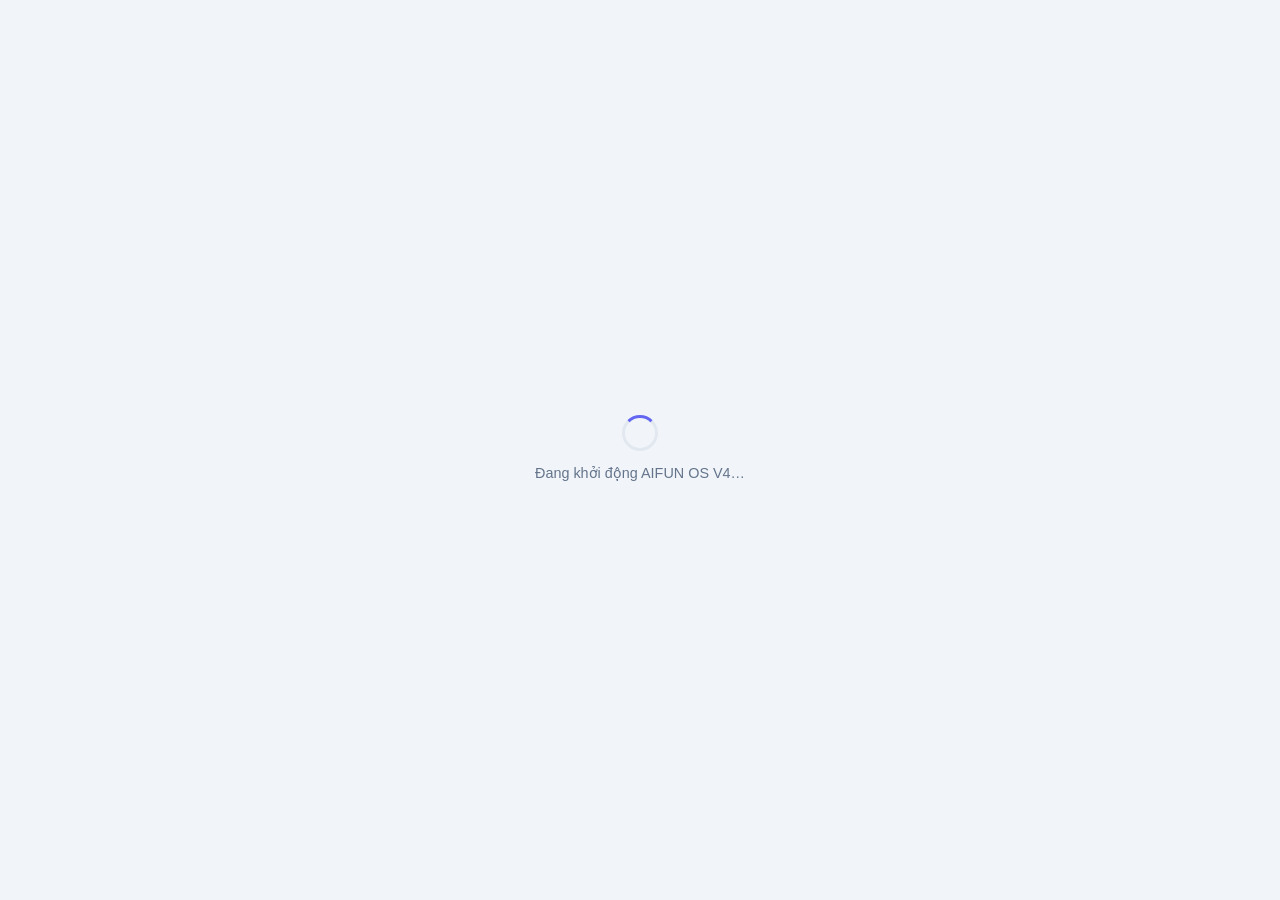
<file: v4.html>
<!DOCTYPE html>
<html lang="vi" dir="ltr">
<head>
  <meta charset="UTF-8">
  <meta name="viewport" content="width=device-width, initial-scale=1.0">
  <meta name="description" content="AIFUN OS — AI Workspace cho doanh nghiệp Việt Nam">
  <title>AIFUN OS V4</title>
  <link rel="icon" href="/favicon.svg">
  <!-- Preconnect to CDN so Supabase module loads faster on slow networks -->
  <link rel="preconnect" href="https://cdn.jsdelivr.net" crossorigin>
  <link rel="dns-prefetch" href="https://cdn.jsdelivr.net">
  <link rel="stylesheet" href="/styles/tokens.css">
  <link rel="stylesheet" href="/styles/base.css">
  <link rel="stylesheet" href="/styles/layout.css">
  <link rel="stylesheet" href="/styles/sidebar.css">
  <link rel="stylesheet" href="/styles/topbar.css">
  <link rel="stylesheet" href="/styles/auth.css">
  <link rel="stylesheet" href="/styles/dashboard.css">
  <link rel="stylesheet" href="/styles/builders.css">
  <link rel="stylesheet" href="/styles/builder-studio.css">
  <link rel="stylesheet" href="/styles/builder-run.css">
  <link rel="stylesheet" href="/styles/markdown.css">
  <link rel="stylesheet" href="/styles/documents.css">
  <link rel="stylesheet" href="/styles/marketplace.css">
  <link rel="stylesheet" href="/styles/history.css">
  <link rel="stylesheet" href="/styles/settings.css">
  <link rel="stylesheet" href="/styles/organization.css">
</head>
<body>
  <div id="v4-root">
    <div id="v4-boot" style="display:flex;align-items:center;justify-content:center;height:100vh;flex-direction:column;gap:12px;font-family:sans-serif;color:#64748b;">
      <div style="width:36px;height:36px;border:3px solid #e2e8f0;border-top-color:#6366f1;border-radius:50%;animation:spin .8s linear infinite;"></div>
      <span style="font-size:.9rem;">Đang khởi động AIFUN OS V4…</span>
    </div>
  </div>
  <style>@keyframes spin{to{transform:rotate(360deg)}}</style>
  <script>
    // ── Pre-bootstrap storage sanity check ────────────────────────
    // Clears corrupt Supabase auth entries before the module loads.
    // A malformed JSON token causes getSession() to hang, freezing boot.
    // Fully guarded — safe on data: URLs, incognito strict mode, sandboxed iframes.
    (function _sanitizeStorage() {
      var keys;
      try { keys = Object.keys(localStorage); }
      catch (e) { console.warn('[AIFUN] localStorage unavailable:', e.message); return; }
      for (var i = 0; i < keys.length; i++) {
        var k = keys[i];
        if (k.indexOf('-auth-token') !== -1 || k.indexOf('sb-') === 0) {
          try {
            var raw; try { raw = localStorage.getItem(k); } catch (_) { continue; }
            JSON.parse(raw);
          } catch (parseErr) {
            console.warn('[AIFUN] Corrupt storage entry cleared:', k);
            try { localStorage.removeItem(k); } catch (_) {}
          }
        }
      }
    })();

    // ── Known non-fatal CDN errors (suppress before boot handlers run) ──
    // @iceberg-js is a transitive dep of @supabase/realtime-js.
    // AIFUN V4 does not use Supabase Realtime — this error is non-fatal.
    // Suppressing it here prevents it from triggering boot failure.
    function _isIcebergError(msg, filename) {
      if (filename && filename.indexOf('onboarding.js') !== -1) return true;
      if (msg && (msg.indexOf('getImageNode') !== -1 || msg.indexOf('getImageMode') !== -1)) return true;
      return false;
    }

    // ── Boot timeout: max 5 s — accommodates CDN load time on slow networks ──
    var _bootTimer = setTimeout(function() {
      var boot = document.getElementById('v4-boot');
      var root = document.getElementById('v4-root');
      if (boot && root && root.childElementCount <= 1 && root.contains(boot)) {
        console.warn('[AIFUN] Boot timeout — rendering recovery UI');
        boot.innerHTML =
          '<div style="text-align:center;padding:24px;max-width:480px">' +
          '<div style="font-size:2rem;margin-bottom:12px">&#9200;</div>' +
          '<p style="font-weight:700;color:#0f172a;margin:0 0 8px">Khoi dong mat qua lau</p>' +
          '<p style="color:#64748b;font-size:.85rem;margin:0 0 16px">Co the do cache cu hoac ket noi mang cham.</p>' +
          '<button onclick="try{localStorage.clear()}catch(_){}location.reload()" style="margin-right:8px;padding:8px 16px;background:#ef4444;color:#fff;border:none;border-radius:8px;cursor:pointer;font-size:.85rem">Xoa cache &amp; tai lai</button>' +
          '<button onclick="location.reload()" style="padding:8px 16px;background:#6366f1;color:#fff;border:none;border-radius:8px;cursor:pointer;font-size:.85rem">Thu lai</button>' +
          '</div>';
      }
    }, 15000);

    // Called by app.js when boot succeeds — cancels the timeout
    window.__aifunBootReady = function() { clearTimeout(_bootTimer); };

    // ── Module-level error handler (parse errors, CDN failures) ──
    window.addEventListener('error', function(e) {
      // Suppress non-fatal iceberg-js errors from supabase/realtime-js
      if (_isIcebergError(e.message, e.filename)) {
        console.warn('[AIFUN] Suppressed non-fatal CDN error (iceberg-js):', e.message);
        e.preventDefault();
        return;
      }
      clearTimeout(_bootTimer);
      console.warn('[AIFUN] Module error:', e.message);
      var boot = document.getElementById('v4-boot');
      if (boot) boot.innerHTML =
        '<div style="text-align:center;padding:24px;max-width:480px">' +
        '<div style="font-size:2rem;margin-bottom:12px">&#9888;&#65039;</div>' +
        '<p style="font-weight:700;color:#0f172a;margin:0 0 8px">Khong the tai AIFUN OS V4</p>' +
        '<p style="color:#64748b;font-size:.85rem;margin:0 0 16px">Loi: ' + (e.message || e.filename || 'Module load failed') + '</p>' +
        '<button onclick="try{localStorage.clear()}catch(_){}location.reload()" style="margin-right:8px;padding:8px 16px;background:#ef4444;color:#fff;border:none;border-radius:8px;cursor:pointer;font-size:.85rem">Xoa cache &amp; tai lai</button>' +
        '<button onclick="location.reload()" style="padding:8px 16px;background:#6366f1;color:#fff;border:none;border-radius:8px;cursor:pointer;font-size:.9rem">Thu lai</button>' +
        '</div>';
    });

    // ── Unhandled promise rejection ───────────────────────────────
    window.addEventListener('unhandledrejection', function(e) {
      var msg = (e.reason && e.reason.message) || String(e.reason) || '';
      var filename = (e.reason && e.reason.stack) || '';
      // Suppress non-fatal iceberg-js/onboarding.js rejections
      if (_isIcebergError(msg, filename)) {
        console.warn('[AIFUN] Suppressed non-fatal CDN rejection (iceberg-js):', msg);
        e.preventDefault();
        return;
      }
      clearTimeout(_bootTimer);
      var boot = document.getElementById('v4-boot');
      var root = document.getElementById('v4-root');
      if (boot && root && root.contains(boot)) {
        console.warn('[AIFUN] Unhandled rejection during boot:', e.reason);
        boot.innerHTML =
          '<div style="text-align:center;padding:24px;max-width:480px">' +
          '<div style="font-size:2rem;margin-bottom:12px">&#9888;&#65039;</div>' +
          '<p style="font-weight:700;color:#0f172a;margin:0 0 8px">Loi khoi dong</p>' +
          '<p style="color:#64748b;font-size:.85rem;margin:0 0 16px">' + (msg || 'Unknown error') + '</p>' +
          '<button onclick="try{localStorage.clear()}catch(_){}location.reload()" style="margin-right:8px;padding:8px 16px;background:#ef4444;color:#fff;border:none;border-radius:8px;cursor:pointer;font-size:.85rem">Xoa cache &amp; tai lai</button>' +
          '<button onclick="location.reload()" style="padding:8px 16px;background:#6366f1;color:#fff;border:none;border-radius:8px;cursor:pointer;font-size:.9rem">Thu lai</button>' +
          '</div>';
      }
    });
  </script>
  <!-- Capacitor stub: prevents onboarding.js from crashing the boot.
       @iceberg-js (bundled inside @supabase/realtime-js) calls
       Capacitor.registerPlugin() at CDN eval time. In a web browser
       there is no native Capacitor, so registerPlugin() returns undefined
       and the next call (.getImageNode / .getImageMode) throws a TypeError
       that kills the entire ES module chain before __aifunBootReady fires.
       This stub intercepts registerPlugin and returns a no-op proxy so the
       CDN module evaluates cleanly. Auth and DB features are unaffected. -->
  <script>
    (function _stubCapacitor() {
      if (window.Capacitor && window.Capacitor._aifunStub) return;
      var _noop = function() { return Promise.resolve(null); };
      var _pluginProxy = typeof Proxy !== 'undefined'
        ? new Proxy({}, { get: function() { return _noop; } })
        : { getImageNode: _noop, getImageMode: _noop, initialize: _noop };
      window.Capacitor = {
        _aifunStub:        true,
        isNativePlatform:  function() { return false; },
        isPluginAvailable: function() { return false; },
        getPlatform:       function() { return 'web'; },
        registerPlugin:    function() { return _pluginProxy; },
        Plugins:           _pluginProxy,
      };
    })();
  </script>
  <script src="/config.js"></script>
  <script type="module" src="/src/app/app.js"></script>
</body>
</html>
</file>
<file: styles/tokens.css>
:root {
  /* Brand */
  --c-primary:   #6366f1;
  --c-primary-h: #4f46e5;
  --c-primary-l: #eef2ff;
  --c-success:   #10b981;
  --c-warning:   #f59e0b;
  --c-danger:    #ef4444;

  /* Surfaces */
  --surface: #ffffff;
  --bg:      #f1f5f9;
  --border:  #e2e8f0;

  /* Text */
  --text-1: #0f172a;
  --text-2: #475569;
  --text-3: #94a3b8;

  /* Radii */
  --r-sm: 6px;
  --r-md: 10px;
  --r-lg: 14px;
  --r-xl: 20px;

  /* Shadows */
  --sh-sm: 0 1px 3px rgba(0, 0, 0, .08);
  --sh-md: 0 4px 12px rgba(0, 0, 0, .07);
  --sh-lg: 0 10px 32px rgba(0, 0, 0, .09);

  /* Motion */
  --tr: .16s ease;

  /* Layout */
  --sidebar-w:  220px;
  --topbar-h:   56px;
}

[data-dark] {
  --surface: #1e293b;
  --bg:      #0f172a;
  --border:  #334155;
  --text-1:  #f1f5f9;
  --text-2:  #94a3b8;
  --text-3:  #64748b;
  --sh-sm:   0 1px 3px rgba(0, 0, 0, .3);
  --sh-md:   0 4px 12px rgba(0, 0, 0, .25);
  --sh-lg:   0 10px 32px rgba(0, 0, 0, .35);
}
</file>
<file: styles/base.css>
*, *::before, *::after {
  box-sizing: border-box;
  margin: 0;
  padding: 0;
}

html {
  font-size: 16px;
  -webkit-text-size-adjust: 100%;
}

body {
  font-family: 'Segoe UI', system-ui, -apple-system, sans-serif;
  background: var(--bg);
  color: var(--text-1);
  line-height: 1.5;
  min-height: 100vh;
}

button, input, select, textarea {
  font-family: inherit;
  font-size: inherit;
}

a {
  color: inherit;
  text-decoration: none;
}

img, svg {
  display: block;
  max-width: 100%;
}

ul, ol {
  list-style: none;
}

/* Focus ring — never suppress without a replacement */
:focus-visible {
  outline: 2px solid var(--c-primary);
  outline-offset: 2px;
}

/* Scrollbar */
::-webkit-scrollbar       { width: 5px; height: 5px; }
::-webkit-scrollbar-track { background: transparent; }
::-webkit-scrollbar-thumb { background: var(--border); border-radius: 99px; }
</file>
<file: styles/layout.css>
/* ── App shell ────────────────────────────────────────── */

.app-shell {
  display: flex;
  height: 100vh;
  overflow: hidden;
  background: var(--bg);
}

.app-main {
  flex: 1;
  display: flex;
  flex-direction: column;
  overflow: hidden;
  min-width: 0;
}

.page-content {
  flex: 1;
  overflow-y: auto;
  padding: 28px 32px;
}

.page-content::-webkit-scrollbar       { width: 5px; }
.page-content::-webkit-scrollbar-track { background: transparent; }
.page-content::-webkit-scrollbar-thumb { background: var(--border); border-radius: 99px; }

/* ── Sidebar overlay (mobile) ─────────────────────────── */

.sb-overlay {
  display: none;
  position: fixed;
  inset: 0;
  background: rgba(0, 0, 0, .5);
  z-index: 90;
  backdrop-filter: blur(2px);
}

.sb-overlay.is-visible {
  display: block;
}

/* ── Page stub (Sprint 2 placeholders) ────────────────── */

.page-stub {
  display: flex;
  flex-direction: column;
  align-items: center;
  justify-content: center;
  min-height: 60vh;
  gap: 12px;
  color: var(--text-3);
}

.page-stub-title {
  font-size: 18px;
  font-weight: 600;
  color: var(--text-2);
}

.page-stub-desc {
  font-size: 14px;
}

/* ── Responsive ───────────────────────────────────────── */

@media (max-width: 767px) {
  .page-content {
    padding: 20px 16px;
  }
}
</file>
<file: styles/sidebar.css>
/* ── Sidebar shell ────────────────────────────────────── */

.sidebar {
  width: var(--sidebar-w);
  flex-shrink: 0;
  background: var(--surface);
  border-right: 1px solid var(--border);
  display: flex;
  flex-direction: column;
  overflow: hidden;
  z-index: 100;
  transition: transform var(--tr);
}

/* ── Logo ─────────────────────────────────────────────── */

.sb-logo {
  display: flex;
  align-items: center;
  gap: 9px;
  padding: 14px 16px;
  border-bottom: 1px solid var(--border);
  flex-shrink: 0;
}

.sb-logo-img {
  width: 34px;
  height: 34px;
  border-radius: var(--r-sm);
  object-fit: contain;
  flex-shrink: 0;
}

.sb-logo-name {
  font-size: 14px;
  font-weight: 800;
  color: var(--text-1);
  letter-spacing: -.3px;
  white-space: nowrap;
}

.sb-logo-badge {
  font-size: 9px;
  font-weight: 700;
  color: var(--c-primary);
  background: var(--c-primary-l);
  padding: 1px 5px;
  border-radius: 99px;
  letter-spacing: .3px;
  margin-left: auto;
  flex-shrink: 0;
}

/* ── Workspace switcher ───────────────────────────────── */

.sb-ws {
  position: relative;
  padding: 10px 12px;
  border-bottom: 1px solid var(--border);
  flex-shrink: 0;
}

.sb-ws-trigger {
  display: flex;
  align-items: center;
  gap: 8px;
  width: 100%;
  padding: 7px 10px;
  border: 1px solid var(--border);
  border-radius: var(--r-sm);
  background: var(--bg);
  cursor: pointer;
  transition: background var(--tr), border-color var(--tr);
}

.sb-ws-trigger:hover {
  background: var(--surface);
  border-color: var(--c-primary);
}

.sb-ws-avatar {
  width: 22px;
  height: 22px;
  border-radius: 5px;
  background: var(--c-primary);
  color: #fff;
  font-size: 10px;
  font-weight: 700;
  display: flex;
  align-items: center;
  justify-content: center;
  flex-shrink: 0;
}

.sb-ws-name {
  font-size: 12px;
  font-weight: 600;
  color: var(--text-1);
  flex: 1;
  text-align: left;
  white-space: nowrap;
  overflow: hidden;
  text-overflow: ellipsis;
}

.sb-ws-chevron {
  color: var(--text-3);
  transition: transform var(--tr);
  flex-shrink: 0;
}

.sb-ws-trigger[aria-expanded="true"] .sb-ws-chevron {
  transform: rotate(180deg);
}

.sb-ws-dropdown {
  position: absolute;
  top: calc(100% - 4px);
  left: 12px;
  right: 12px;
  background: var(--surface);
  border: 1px solid var(--border);
  border-radius: var(--r-md);
  box-shadow: var(--sh-md);
  z-index: 200;
  overflow: hidden;
  display: none;
}

.sb-ws-dropdown.is-open {
  display: block;
}

.sb-ws-option {
  display: flex;
  align-items: center;
  gap: 8px;
  width: 100%;
  padding: 9px 12px;
  background: none;
  border: none;
  cursor: pointer;
  font-size: 12px;
  color: var(--text-1);
  text-align: left;
  transition: background var(--tr);
}

.sb-ws-option:hover {
  background: var(--bg);
}

.sb-ws-option.is-active {
  color: var(--c-primary);
  font-weight: 600;
}

.sb-ws-divider {
  height: 1px;
  background: var(--border);
  margin: 4px 0;
}

/* ── Navigation ───────────────────────────────────────── */

.sb-nav {
  flex: 1;
  padding: 8px;
  overflow-y: auto;
}

.sb-nav::-webkit-scrollbar { width: 3px; }
.sb-nav::-webkit-scrollbar-thumb { background: var(--border); border-radius: 99px; }

.sb-section-label {
  font-size: 10px;
  font-weight: 700;
  color: var(--text-3);
  letter-spacing: 1.2px;
  text-transform: uppercase;
  padding: 10px 10px 4px;
}

.sb-item {
  display: flex;
  align-items: center;
  gap: 9px;
  width: 100%;
  padding: 8px 10px;
  border: none;
  border-radius: var(--r-sm);
  background: none;
  color: var(--text-2);
  font-size: 13px;
  font-weight: 500;
  cursor: pointer;
  text-align: left;
  transition: background var(--tr), color var(--tr);
  margin-bottom: 1px;
}

.sb-item:hover {
  background: var(--bg);
  color: var(--text-1);
}

.sb-item.is-active {
  background: var(--c-primary-l);
  color: var(--c-primary);
  font-weight: 600;
}

.sb-item.is-active .sb-item-icon {
  color: var(--c-primary);
}

.sb-item-icon {
  width: 18px;
  height: 18px;
  flex-shrink: 0;
  color: var(--text-3);
  transition: color var(--tr);
}

.sb-item:hover .sb-item-icon {
  color: var(--text-2);
}

/* ── Footer / User section ────────────────────────────── */

.sb-footer {
  padding: 10px 12px;
  border-top: 1px solid var(--border);
  flex-shrink: 0;
  position: relative;
}

.sb-user {
  display: flex;
  align-items: center;
  gap: 8px;
  width: 100%;
  padding: 7px 8px;
  border: none;
  border-radius: var(--r-sm);
  background: none;
  cursor: pointer;
  transition: background var(--tr);
}

.sb-user:hover {
  background: var(--bg);
}

.sb-avatar {
  width: 30px;
  height: 30px;
  border-radius: 50%;
  background: var(--c-primary);
  color: #fff;
  font-size: 12px;
  font-weight: 700;
  display: flex;
  align-items: center;
  justify-content: center;
  flex-shrink: 0;
}

.sb-user-info {
  flex: 1;
  text-align: left;
  min-width: 0;
}

.sb-user-name {
  font-size: 12px;
  font-weight: 600;
  color: var(--text-1);
  white-space: nowrap;
  overflow: hidden;
  text-overflow: ellipsis;
}

.sb-user-email {
  font-size: 10px;
  color: var(--text-3);
  white-space: nowrap;
  overflow: hidden;
  text-overflow: ellipsis;
}

.sb-user-menu {
  position: absolute;
  bottom: calc(100% + 4px);
  left: 12px;
  right: 12px;
  background: var(--surface);
  border: 1px solid var(--border);
  border-radius: var(--r-md);
  box-shadow: var(--sh-lg);
  z-index: 200;
  overflow: hidden;
  display: none;
}

.sb-user-menu.is-open {
  display: block;
}

.sb-user-menu-item {
  display: flex;
  align-items: center;
  gap: 9px;
  width: 100%;
  padding: 10px 14px;
  background: none;
  border: none;
  cursor: pointer;
  font-size: 13px;
  color: var(--text-1);
  text-align: left;
  transition: background var(--tr);
}

.sb-user-menu-item:hover {
  background: var(--bg);
}

.sb-user-menu-item.is-danger {
  color: var(--c-danger);
}

.sb-user-menu-item.is-danger:hover {
  background: rgba(239, 68, 68, .06);
}

.sb-user-menu-divider {
  height: 1px;
  background: var(--border);
  margin: 4px 0;
}

/* ── Role badge in user menu ──────────────────────────── */
.sb-user-menu-header {
  padding: 8px 12px 0;
}

.um-role-badge {
  display: inline-block;
  padding: 2px 8px;
  border-radius: 99px;
  font-size: 10px;
  font-weight: 700;
  text-transform: uppercase;
  letter-spacing: .05em;
  background: var(--c-primary-l);
  color: var(--c-primary);
  margin-bottom: 4px;
}

/* ── Mobile ───────────────────────────────────────────── */

@media (max-width: 767px) {
  .sidebar {
    position: fixed;
    top: 0;
    left: 0;
    height: 100%;
    transform: translateX(-100%);
  }

  .sidebar.is-open {
    transform: translateX(0);
    box-shadow: var(--sh-lg);
  }
}
</file>
<file: styles/topbar.css>
/* ── Topbar shell ─────────────────────────────────────── */

.topbar {
  height: var(--topbar-h);
  flex-shrink: 0;
  background: var(--surface);
  border-bottom: 1px solid var(--border);
  display: flex;
  align-items: center;
  justify-content: space-between;
  padding: 0 24px;
  gap: 12px;
}

/* ── Left cluster ─────────────────────────────────────── */

.tb-left {
  display: flex;
  align-items: center;
  gap: 12px;
  min-width: 0;
}

.tb-hamburger {
  display: none;
  align-items: center;
  justify-content: center;
  width: 34px;
  height: 34px;
  border: none;
  border-radius: var(--r-sm);
  background: none;
  color: var(--text-2);
  cursor: pointer;
  flex-shrink: 0;
  transition: background var(--tr);
}

.tb-hamburger:hover {
  background: var(--bg);
  color: var(--text-1);
}

.tb-page-title {
  font-size: 15px;
  font-weight: 700;
  color: var(--text-1);
  white-space: nowrap;
  overflow: hidden;
  text-overflow: ellipsis;
}

/* ── Right cluster ────────────────────────────────────── */

.tb-right {
  display: flex;
  align-items: center;
  gap: 4px;
  flex-shrink: 0;
}

/* ── Icon button base ─────────────────────────────────── */

.tb-icon-btn {
  position: relative;
  display: flex;
  align-items: center;
  justify-content: center;
  width: 36px;
  height: 36px;
  border: none;
  border-radius: var(--r-sm);
  background: none;
  color: var(--text-2);
  cursor: pointer;
  transition: background var(--tr), color var(--tr);
  flex-shrink: 0;
}

.tb-icon-btn:hover {
  background: var(--bg);
  color: var(--text-1);
}

.tb-icon-btn[aria-expanded="true"] {
  background: var(--bg);
  color: var(--text-1);
}

/* ── Notification badge ───────────────────────────────── */

.tb-badge {
  position: absolute;
  top: 5px;
  right: 5px;
  width: 8px;
  height: 8px;
  border-radius: 50%;
  background: var(--c-danger);
  border: 2px solid var(--surface);
}

/* ── Dropdown shared ──────────────────────────────────── */

.tb-dropdown {
  position: absolute;
  top: calc(100% + 6px);
  right: 0;
  background: var(--surface);
  border: 1px solid var(--border);
  border-radius: var(--r-md);
  box-shadow: var(--sh-lg);
  z-index: 300;
  min-width: 240px;
  display: none;
}

.tb-dropdown.is-open {
  display: block;
}

.tb-dropdown-header {
  padding: 12px 16px 8px;
  font-size: 12px;
  font-weight: 700;
  color: var(--text-3);
  letter-spacing: .5px;
  text-transform: uppercase;
  border-bottom: 1px solid var(--border);
}

.tb-dropdown-item {
  display: flex;
  align-items: center;
  gap: 10px;
  width: 100%;
  padding: 10px 16px;
  background: none;
  border: none;
  cursor: pointer;
  font-size: 13px;
  color: var(--text-1);
  text-align: left;
  transition: background var(--tr);
}

.tb-dropdown-item:hover {
  background: var(--bg);
}

.tb-dropdown-item.is-danger {
  color: var(--c-danger);
}

.tb-dropdown-item.is-danger:hover {
  background: rgba(239, 68, 68, .06);
}

.tb-dropdown-divider {
  height: 1px;
  background: var(--border);
  margin: 4px 0;
}

.tb-dropdown-empty {
  padding: 20px 16px;
  font-size: 13px;
  color: var(--text-3);
  text-align: center;
}

/* ── Notification dropdown ────────────────────────────── */

.notif-wrap {
  position: relative;
}

.notif-dropdown {
  right: 0;
  min-width: 300px;
}

/* ── User dropdown (topbar) ───────────────────────────── */

.tb-user-wrap {
  position: relative;
}

.tb-user-avatar {
  width: 32px;
  height: 32px;
  border-radius: 50%;
  background: var(--c-primary);
  color: #fff;
  font-size: 12px;
  font-weight: 700;
  display: flex;
  align-items: center;
  justify-content: center;
  flex-shrink: 0;
  border: none;
  cursor: pointer;
  transition: box-shadow var(--tr);
}

.tb-user-avatar:hover,
.tb-user-avatar[aria-expanded="true"] {
  box-shadow: 0 0 0 3px var(--c-primary-l);
}

.tb-user-dropdown {
  right: 0;
  min-width: 220px;
}

.tb-user-info {
  padding: 14px 16px 10px;
  border-bottom: 1px solid var(--border);
}

.tb-user-info-name {
  font-size: 13px;
  font-weight: 600;
  color: var(--text-1);
}

.tb-user-info-email {
  font-size: 12px;
  color: var(--text-3);
  margin-top: 2px;
}

/* ── Theme toggle ─────────────────────────────────────── */

.theme-toggle {
  position: relative;
}

/* ── Mobile ───────────────────────────────────────────── */

@media (max-width: 767px) {
  .tb-hamburger {
    display: flex;
  }

  .topbar {
    padding: 0 16px;
  }
}
</file>
<file: styles/auth.css>
/* ── Layout ───────────────────────────────────────────── */

.auth-root {
  display: flex;
  align-items: center;
  justify-content: center;
  min-height: 100vh;
  background: var(--bg);
  padding: 24px 16px;
}

.auth-card {
  width: 100%;
  max-width: 420px;
  background: var(--surface);
  border: 1px solid var(--border);
  border-radius: var(--r-lg);
  box-shadow: var(--sh-lg);
  padding: 40px 36px;
}

/* ── Logo ─────────────────────────────────────────────── */

.auth-logo {
  display: flex;
  align-items: center;
  gap: 10px;
  margin-bottom: 28px;
}

.auth-logo-img {
  width: 40px;
  height: 40px;
  border-radius: var(--r-md);
  object-fit: contain;
}

.auth-logo-name {
  font-size: 16px;
  font-weight: 800;
  color: var(--text-1);
  letter-spacing: -.3px;
}

/* ── Headings ─────────────────────────────────────────── */

.auth-heading {
  font-size: 22px;
  font-weight: 700;
  color: var(--text-1);
  letter-spacing: -.4px;
  margin-bottom: 6px;
}

.auth-subheading {
  font-size: 14px;
  color: var(--text-2);
  margin-bottom: 28px;
  line-height: 1.5;
}

/* ── Form ─────────────────────────────────────────────── */

.auth-form {
  display: flex;
  flex-direction: column;
  gap: 16px;
}

.auth-field {
  display: flex;
  flex-direction: column;
  gap: 6px;
}

.auth-label {
  font-size: 13px;
  font-weight: 600;
  color: var(--text-1);
}

.auth-input {
  width: 100%;
  padding: 10px 13px;
  border: 1.5px solid var(--border);
  border-radius: var(--r-sm);
  background: var(--surface);
  color: var(--text-1);
  font-size: 14px;
  transition: border-color var(--tr), box-shadow var(--tr);
}

.auth-input::placeholder {
  color: var(--text-3);
}

.auth-input:focus {
  outline: none;
  border-color: var(--c-primary);
  box-shadow: 0 0 0 3px rgba(99, 102, 241, .12);
}

.auth-input.is-error {
  border-color: var(--c-danger);
  box-shadow: 0 0 0 3px rgba(239, 68, 68, .10);
}

/* ── Error message ────────────────────────────────────── */

.auth-error {
  font-size: 12px;
  color: var(--c-danger);
  margin-top: 2px;
}

.auth-error-banner {
  padding: 10px 13px;
  background: rgba(239, 68, 68, .07);
  border: 1px solid rgba(239, 68, 68, .25);
  border-radius: var(--r-sm);
  font-size: 13px;
  color: var(--c-danger);
}

/* ── Checkbox row ─────────────────────────────────────── */

.auth-checkbox-row {
  display: flex;
  align-items: center;
  gap: 8px;
}

.auth-checkbox {
  width: 16px;
  height: 16px;
  accent-color: var(--c-primary);
  cursor: pointer;
  flex-shrink: 0;
}

.auth-checkbox-label {
  font-size: 13px;
  color: var(--text-2);
  cursor: pointer;
  user-select: none;
}

/* ── Buttons ──────────────────────────────────────────── */

.auth-btn {
  width: 100%;
  padding: 11px 16px;
  border: none;
  border-radius: var(--r-sm);
  font-size: 14px;
  font-weight: 600;
  cursor: pointer;
  transition: background var(--tr), opacity var(--tr);
  display: flex;
  align-items: center;
  justify-content: center;
  gap: 8px;
}

.auth-btn--primary {
  background: var(--c-primary);
  color: #fff;
}

.auth-btn--primary:hover {
  background: var(--c-primary-h);
}

.auth-btn--primary:disabled {
  opacity: .55;
  cursor: not-allowed;
}

.auth-btn--ghost {
  background: transparent;
  color: var(--c-primary);
  border: 1.5px solid var(--border);
  margin-top: 4px;
}

.auth-btn--ghost:hover {
  border-color: var(--c-primary);
  background: var(--c-primary-l);
}

/* ── Spinner ──────────────────────────────────────────── */

.auth-spinner {
  width: 16px;
  height: 16px;
  border: 2px solid rgba(255, 255, 255, .35);
  border-top-color: #fff;
  border-radius: 50%;
  animation: spin .6s linear infinite;
  flex-shrink: 0;
}

@keyframes spin {
  to { transform: rotate(360deg); }
}

/* ── Footer links ─────────────────────────────────────── */

.auth-footer {
  margin-top: 20px;
  text-align: center;
  font-size: 13px;
  color: var(--text-2);
}

.auth-link {
  color: var(--c-primary);
  font-weight: 600;
  cursor: pointer;
  background: none;
  border: none;
  font-size: inherit;
  padding: 0;
  text-decoration: underline;
  text-underline-offset: 2px;
}

.auth-link:hover {
  color: var(--c-primary-h);
}

.auth-forgot-row {
  display: flex;
  justify-content: flex-end;
  margin-top: -4px;
}

/* ── Success state ────────────────────────────────────── */

.auth-success-icon {
  width: 52px;
  height: 52px;
  border-radius: 50%;
  background: rgba(16, 185, 129, .12);
  display: flex;
  align-items: center;
  justify-content: center;
  font-size: 24px;
  margin: 0 auto 20px;
}

.auth-success-title {
  font-size: 20px;
  font-weight: 700;
  color: var(--text-1);
  text-align: center;
  margin-bottom: 8px;
}

.auth-success-body {
  font-size: 14px;
  color: var(--text-2);
  text-align: center;
  line-height: 1.6;
  margin-bottom: 24px;
}

.auth-success-body strong {
  color: var(--text-1);
}

/* ── Info box (verify-email) ──────────────────────────── */

.auth-info-box {
  padding: 14px;
  background: var(--c-primary-l);
  border: 1px solid rgba(99, 102, 241, .2);
  border-radius: var(--r-sm);
  font-size: 13px;
  color: var(--text-2);
  line-height: 1.6;
  margin-bottom: 20px;
}

/* ── Responsive ───────────────────────────────────────── */

@media (max-width: 480px) {
  .auth-card {
    padding: 28px 20px;
  }

  .auth-heading {
    font-size: 19px;
  }
}
</file>
<file: styles/dashboard.css>
/* ─── Dashboard page shell ─── */
.dash-page {
  display: flex;
  flex-direction: column;
  gap: 20px;
  padding: 24px;
  max-width: 1280px;
  margin: 0 auto;
}

/* ─── Skeleton placeholders (shown until real data arrives) ─── */
.skel {
  background: linear-gradient(90deg, var(--border) 25%, var(--bg) 50%, var(--border) 75%);
  background-size: 200% 100%;
  animation: skel-shimmer 1.4s ease-in-out infinite;
  border-radius: var(--r-sm);
}

@keyframes skel-shimmer {
  0%   { background-position: 200% 0; }
  100% { background-position: -200% 0; }
}

.skel-greeting { width: 220px; height: 22px; margin-bottom: 8px; }
.skel-subtitle { width: 320px; height: 14px; }
.skel-line     { width: 100%; height: 14px; margin: 10px 0; }
.skel-icon     { width: 44px; height: 44px; border-radius: var(--r-md); flex-shrink: 0; }
.skel-value    { width: 60px; height: 22px; margin-bottom: 6px; }
.skel-label    { width: 90px; height: 12px; }
.skel-card     { height: 84px; border-radius: var(--r-md); }
.skel-chart    { width: 100%; height: 180px; border-radius: var(--r-md); }

.kpi-card--skel { box-shadow: none; }

/* Widgets fade in as they swap from skeleton to real content */
.dash-fade-in { animation: dash-fade-in .25s ease-out; }

@keyframes dash-fade-in {
  from { opacity: 0; transform: translateY(4px); }
  to   { opacity: 1; transform: translateY(0); }
}

@media (prefers-reduced-motion: reduce) {
  .skel, .dash-fade-in { animation: none; }
}

.dash-greeting {
  font-size: 22px;
  font-weight: 700;
  color: var(--text-1);
  margin: 0 0 4px;
  line-height: 1.2;
}

.dash-subtitle {
  font-size: 13px;
  color: var(--text-2);
  margin: 0;
}

/* ─── Quick actions ─── */
.qa-row {
  display: flex;
  gap: 10px;
  flex-wrap: wrap;
}

.qa-btn {
  display: inline-flex;
  align-items: center;
  gap: 8px;
  padding: 9px 16px;
  border: 1.5px solid var(--border);
  border-radius: var(--r-md);
  background: var(--surface);
  color: var(--text-1);
  font-size: 13px;
  font-weight: 600;
  cursor: pointer;
  transition: all var(--tr);
  line-height: 1;
}

.qa-btn:hover {
  border-color: var(--c-primary);
  background: var(--c-primary-l);
  color: var(--c-primary);
}

.qa-btn:focus-visible {
  outline: 3px solid rgba(99, 102, 241, .3);
  outline-offset: 2px;
}

.qa-btn--primary {
  background: var(--c-primary);
  border-color: var(--c-primary);
  color: #fff;
}

.qa-btn--primary:hover {
  background: var(--c-primary-h);
  border-color: var(--c-primary-h);
  color: #fff;
}

/* ─── KPI grid ─── */
.kpi-grid {
  display: grid;
  grid-template-columns: repeat(4, 1fr);
  gap: 16px;
}

.kpi-card {
  display: flex;
  align-items: flex-start;
  gap: 14px;
  padding: 20px;
  background: var(--surface);
  border: 1px solid var(--border);
  border-radius: var(--r-lg);
  box-shadow: var(--sh-sm);
}

.kpi-icon {
  width: 44px;
  height: 44px;
  border-radius: var(--r-md);
  display: flex;
  align-items: center;
  justify-content: center;
  flex-shrink: 0;
}

.kpi-body {
  flex: 1;
  min-width: 0;
}

.kpi-value {
  font-size: 26px;
  font-weight: 700;
  color: var(--text-1);
  line-height: 1;
}

.kpi-label {
  font-size: 12px;
  color: var(--text-2);
  margin-top: 4px;
}

.kpi-change {
  display: block;
  font-size: 11px;
  font-weight: 500;
  margin-top: 6px;
}

.kpi-change--up      { color: var(--c-success); }
.kpi-change--down    { color: var(--c-danger); }
.kpi-change--neutral { color: var(--text-3); }

/* KPI icon tints */
.kpi-card--ai-requests .kpi-icon { background: rgba(99,102,241,.12);  color: var(--c-primary); }
.kpi-card--documents   .kpi-icon { background: rgba(16,185,129,.12);  color: var(--c-success); }
.kpi-card--tokens      .kpi-icon { background: rgba(245,158,11,.12);  color: var(--c-warning); }
.kpi-card--builders    .kpi-icon { background: rgba(239,68,68,.12);   color: var(--c-danger);  }

/* ─── Two-column layout ─── */
.dash-grid {
  display: grid;
  grid-template-columns: 1fr 300px;
  gap: 20px;
  align-items: start;
}

/* ─── Shared card ─── */
.dash-card {
  background: var(--surface);
  border: 1px solid var(--border);
  border-radius: var(--r-lg);
  padding: 20px;
  box-shadow: var(--sh-sm);
  transition: box-shadow var(--tr);
}

.dash-card:hover { box-shadow: var(--sh-md); }

.section-header {
  display: flex;
  align-items: center;
  justify-content: space-between;
  margin-bottom: 16px;
}

.section-title {
  font-size: 14px;
  font-weight: 600;
  color: var(--text-1);
}

.section-link {
  font-size: 12px;
  font-weight: 500;
  color: var(--c-primary);
  background: none;
  border: none;
  cursor: pointer;
  padding: 0;
  transition: opacity var(--tr);
}

.section-link:hover    { opacity: .75; }
.section-link:focus-visible { outline: 2px solid var(--c-primary); outline-offset: 2px; border-radius: 2px; }

/* ─── Recent documents ─── */
.rdoc-list {
  display: flex;
  flex-direction: column;
}

.rdoc-row {
  display: flex;
  align-items: center;
  gap: 12px;
  padding: 10px 0;
  border-bottom: 1px solid var(--border);
}

.rdoc-row:last-child { border-bottom: none; }

.rdoc-icon {
  width: 34px;
  height: 34px;
  border-radius: var(--r-sm);
  background: var(--c-primary-l);
  color: var(--c-primary);
  display: flex;
  align-items: center;
  justify-content: center;
  flex-shrink: 0;
}

.rdoc-body  { flex: 1; min-width: 0; }

.rdoc-name {
  font-size: 13px;
  font-weight: 500;
  color: var(--text-1);
  white-space: nowrap;
  overflow: hidden;
  text-overflow: ellipsis;
}

.rdoc-type { font-size: 11px; color: var(--text-3); margin-top: 2px; }
.rdoc-time { font-size: 11px; color: var(--text-3); flex-shrink: 0; }

/* ─── Activity timeline ─── */
.activity-list {
  display: flex;
  flex-direction: column;
  gap: 16px;
}

.activity-item {
  display: flex;
  gap: 10px;
  align-items: flex-start;
}

.activity-dot {
  width: 8px;
  height: 8px;
  border-radius: 50%;
  background: var(--c-primary);
  flex-shrink: 0;
  margin-top: 5px;
}

.activity-text { font-size: 13px; color: var(--text-1); line-height: 1.5; }
.activity-time { font-size: 11px; color: var(--text-3); margin-top: 2px; }

/* ─── Usage chart ─── */
.usage-wrap {
  overflow-x: auto;
}

.usage-svg {
  width: 100%;
  min-width: 340px;
  height: auto;
  display: block;
}

.usage-svg text { font-family: system-ui, -apple-system, sans-serif; }
.chart-bar       { fill: var(--c-primary); opacity: .8; transition: opacity var(--tr); }
.chart-bar:hover { opacity: 1; }
.chart-label-x   { fill: var(--text-3); font-size: 11px; }
.chart-label-val { fill: var(--text-2); font-size: 10px; }

/* ─── Installed builders ─── */
.builders-grid {
  display: grid;
  grid-template-columns: repeat(3, 1fr);
  gap: 12px;
}

.builder-card {
  background: var(--bg);
  border: 1.5px solid var(--border);
  border-radius: var(--r-md);
  padding: 16px;
  display: flex;
  flex-direction: column;
  gap: 8px;
  transition: border-color var(--tr), box-shadow var(--tr);
}

.builder-card:hover {
  border-color: var(--c-primary);
  box-shadow: var(--sh-sm);
}

.builder-card-icon {
  width: 40px;
  height: 40px;
  border-radius: var(--r-sm);
  display: flex;
  align-items: center;
  justify-content: center;
  font-size: 15px;
  font-weight: 700;
  color: #fff;
}

.builder-card-icon--c1 { background: var(--c-primary); }
.builder-card-icon--c2 { background: var(--c-success); }
.builder-card-icon--c3 { background: var(--c-warning); }
.builder-card-icon--c4 { background: var(--c-danger);  }

.builder-card-name { font-size: 13px; font-weight: 600; color: var(--text-1); }
.builder-card-docs { font-size: 12px; color: var(--text-3); }

.builder-card-btn {
  font-size: 12px;
  font-weight: 600;
  color: var(--c-primary);
  background: none;
  border: none;
  cursor: pointer;
  padding: 0;
  text-align: left;
  margin-top: 2px;
  transition: opacity var(--tr);
}

.builder-card-btn:hover { opacity: .75; }
.builder-card-btn:focus-visible { outline: 2px solid var(--c-primary); outline-offset: 2px; border-radius: 2px; }

/* ─── Empty state ─── */
.dash-empty {
  font-size: 13px;
  color: var(--text-3);
  text-align: center;
  padding: 24px 0;
  margin: 0;
}

/* ─── Responsive ─── */
@media (max-width: 1024px) {
  .kpi-grid  { grid-template-columns: repeat(2, 1fr); }
  .dash-grid { grid-template-columns: 1fr; }
}

@media (max-width: 768px) {
  .builders-grid { grid-template-columns: repeat(2, 1fr); }
}

@media (max-width: 640px) {
  .dash-page   { padding: 16px; gap: 16px; }
  .kpi-grid    { grid-template-columns: repeat(2, 1fr); gap: 12px; }
  .kpi-value   { font-size: 22px; }
  .kpi-card    { padding: 14px; }
  .dash-card   { padding: 16px; }
  .dash-greeting { font-size: 18px; }
}

@media (max-width: 480px) {
  .builders-grid { grid-template-columns: 1fr 1fr; }
  .qa-row  { flex-direction: column; align-items: stretch; }
  .qa-btn  { justify-content: center; }
}

@media (max-width: 380px) {
  .kpi-grid { grid-template-columns: 1fr; }
}

/* ─── Dark mode overrides ─── */
[data-dark] .builder-card { background: rgba(255, 255, 255, .04); }
[data-dark] .chart-bar    { opacity: .65; }
</file>
<file: styles/builders.css>
/* ─── Page shell ─── */
.bld-page {
  display: flex;
  flex-direction: column;
  gap: 24px;
  padding: 24px;
  max-width: 1280px;
}

.bld-page-header { }

.bld-page-title {
  font-size: 22px;
  font-weight: 700;
  color: var(--text-1);
  margin: 0 0 4px;
}

.bld-page-subtitle {
  font-size: 13px;
  color: var(--text-2);
  margin: 0;
}

/* ─── Builder cards grid ─── */
.bld-grid {
  display: grid;
  grid-template-columns: repeat(auto-fill, minmax(320px, 1fr));
  gap: 16px;
}

.bld-card {
  display: flex;
  align-items: center;
  gap: 16px;
  padding: 20px;
  background: var(--surface);
  border: 1.5px solid var(--border);
  border-radius: var(--r-lg);
  cursor: pointer;
  transition: all var(--tr);
  text-align: left;
}

.bld-card:hover {
  border-color: var(--c-primary);
  box-shadow: var(--sh-md);
  transform: translateY(-2px);
}

.bld-card:focus-visible {
  outline: 3px solid rgba(99, 102, 241, .3);
  outline-offset: 2px;
}

.bld-card-icon {
  width: 52px;
  height: 52px;
  border-radius: var(--r-md);
  background: var(--c-primary-l);
  color: var(--c-primary);
  display: flex;
  align-items: center;
  justify-content: center;
  flex-shrink: 0;
}

.bld-card-body { flex: 1; min-width: 0; }

.bld-card-meta { margin-bottom: 4px; display: flex; gap: 6px; align-items: center; flex-wrap: wrap; }

.bld-tag {
  display: inline-block;
  padding: 2px 8px;
  border-radius: 99px;
  font-size: 11px;
  font-weight: 600;
  background: var(--c-primary-l);
  color: var(--c-primary);
}

.bld-plan-badge {
  display: inline-block;
  padding: 2px 7px;
  border-radius: 99px;
  font-size: 10px;
  font-weight: 700;
  text-transform: uppercase;
  letter-spacing: .04em;
  background: var(--c-warning);
  color: #fff;
}

.bld-loading {
  display: flex;
  justify-content: center;
  padding: 48px 24px;
}

.bld-load-error {
  font-size: 14px;
  color: var(--c-danger);
  text-align: center;
}

.bld-card-name {
  font-size: 15px;
  font-weight: 600;
  color: var(--text-1);
  margin: 0 0 4px;
}

.bld-card-desc {
  font-size: 13px;
  color: var(--text-2);
  margin: 0;
  line-height: 1.5;
}

.bld-card-arrow {
  color: var(--text-3);
  flex-shrink: 0;
  transition: color var(--tr), transform var(--tr);
}

.bld-card:hover .bld-card-arrow {
  color: var(--c-primary);
  transform: translateX(2px);
}

/* ─── Builder detail ─── */
.bld-back {
  display: inline-flex;
  align-items: center;
  gap: 6px;
  background: none;
  border: none;
  cursor: pointer;
  color: var(--text-2);
  font-size: 13px;
  font-weight: 500;
  padding: 0;
  margin-bottom: 20px;
  transition: color var(--tr);
}

.bld-back:hover        { color: var(--c-primary); }
.bld-back:focus-visible { outline: 2px solid var(--c-primary); outline-offset: 2px; border-radius: 4px; }

.bld-detail-header {
  display: flex;
  align-items: center;
  gap: 16px;
  margin-bottom: 24px;
  padding-bottom: 20px;
  border-bottom: 1px solid var(--border);
}

.bld-detail-icon {
  width: 56px;
  height: 56px;
  border-radius: var(--r-lg);
  background: var(--c-primary-l);
  color: var(--c-primary);
  display: flex;
  align-items: center;
  justify-content: center;
  flex-shrink: 0;
}

.bld-detail-name {
  font-size: 20px;
  font-weight: 700;
  color: var(--text-1);
  margin: 0 0 4px;
}

.bld-detail-desc {
  font-size: 13px;
  color: var(--text-2);
  margin: 0;
}

.bld-body {
  display: grid;
  grid-template-columns: 1fr 1fr;
  gap: 24px;
  align-items: start;
}

/* ─── Form panel ─── */
.bld-form-panel {
  display: flex;
  flex-direction: column;
  gap: 0;
}

.bld-form {
  display: flex;
  flex-direction: column;
  gap: 16px;
  margin-bottom: 20px;
}

.field-group { display: flex; flex-direction: column; gap: 5px; }

.field-label {
  font-size: 13px;
  font-weight: 600;
  color: var(--text-1);
}

.field-req { color: var(--c-danger); margin-left: 2px; }

.field-input {
  padding: 9px 12px;
  border: 1.5px solid var(--border);
  border-radius: var(--r-sm);
  font-size: 14px;
  color: var(--text-1);
  background: var(--surface);
  transition: border-color var(--tr), box-shadow var(--tr);
  resize: vertical;
  font-family: inherit;
  width: 100%;
  box-sizing: border-box;
}

.field-input:focus {
  outline: none;
  border-color: var(--c-primary);
  box-shadow: 0 0 0 3px rgba(99, 102, 241, .12);
}

.field-input--error {
  border-color: var(--c-danger);
}

.field-input--error:focus {
  box-shadow: 0 0 0 3px rgba(239, 68, 68, .12);
}

.field-error {
  font-size: 12px;
  color: var(--c-danger);
  min-height: 16px;
}

/* ─── Buttons ─── */
.btn {
  display: inline-flex;
  align-items: center;
  justify-content: center;
  gap: 7px;
  padding: 10px 18px;
  border: 1.5px solid transparent;
  border-radius: var(--r-md);
  font-size: 14px;
  font-weight: 600;
  cursor: pointer;
  transition: all var(--tr);
  line-height: 1;
}

.btn:focus-visible { outline: 3px solid rgba(99, 102, 241, .3); outline-offset: 2px; }

.btn:disabled { opacity: .55; cursor: not-allowed; }

.btn-primary {
  background: var(--c-primary);
  border-color: var(--c-primary);
  color: #fff;
}

.btn-primary:not(:disabled):hover {
  background: var(--c-primary-h);
  border-color: var(--c-primary-h);
}

.btn-secondary {
  background: var(--surface);
  border-color: var(--border);
  color: var(--text-1);
}

.btn-secondary:not(:disabled):hover {
  border-color: var(--c-primary);
  background: var(--c-primary-l);
  color: var(--c-primary);
}

.btn-danger {
  background: var(--surface);
  border-color: var(--c-danger);
  color: var(--c-danger);
}

.btn-danger:not(:disabled):hover {
  background: var(--c-danger);
  color: #fff;
}

/* ─── Provider selector ─── */
.bld-provider-row {
  display: flex;
  align-items: center;
  gap: 10px;
  margin: 12px 0 4px;
}

.bld-provider-label {
  font-size: 13px;
  font-weight: 600;
  color: var(--text-1);
  white-space: nowrap;
  flex-shrink: 0;
}

.bld-provider-sel {
  flex: 1;
  padding: 7px 10px;
  font-size: 13px;
}

.output-fallback-note {
  font-size: 12px;
  color: var(--c-warning);
  margin: 6px 0 0;
  padding: 4px 8px;
  background: rgba(245, 158, 11, .08);
  border-radius: var(--r-sm);
  border: 1px solid rgba(245, 158, 11, .2);
}

.bld-form-actions { margin-top: 4px; }

.bld-form-actions .btn { width: 100%; justify-content: center; padding: 12px 18px; }

/* ─── Output panel ─── */
.bld-output-panel {
  position: sticky;
  top: calc(var(--topbar-h) + 16px);
  background: var(--surface);
  border: 1.5px solid var(--border);
  border-radius: var(--r-lg);
  overflow: hidden;
}

.output-empty {
  display: flex;
  flex-direction: column;
  align-items: center;
  justify-content: center;
  gap: 12px;
  padding: 48px 24px;
  color: var(--text-3);
  text-align: center;
}

.output-empty svg    { opacity: .35; }
.output-empty-title  { font-size: 15px; font-weight: 600; color: var(--text-2); margin: 0; }
.output-empty-desc   { font-size: 13px; color: var(--text-3); margin: 0; }

.output-loading {
  display: flex;
  flex-direction: column;
  align-items: center;
  gap: 14px;
  padding: 48px 24px;
  color: var(--text-2);
  font-size: 14px;
}

.output-error {
  padding: 24px;
  background: rgba(239, 68, 68, .06);
  border-top: 3px solid var(--c-danger);
}

.output-error-title { font-weight: 600; color: var(--c-danger); margin: 0 0 4px; font-size: 14px; }
.output-error-msg   { font-size: 13px; color: var(--text-2); margin: 0; }

.output-ready { display: flex; flex-direction: column; }

.output-content-wrap {
  padding: 20px;
  border-bottom: 1px solid var(--border);
  max-height: 460px;
  overflow-y: auto;
}

.output-text {
  font-family: 'Segoe UI', system-ui, sans-serif;
  font-size: 13px;
  line-height: 1.7;
  color: var(--text-1);
  white-space: pre-wrap;
  word-break: break-word;
  margin: 0;
}

.output-footer {
  display: flex;
  align-items: center;
  justify-content: space-between;
  padding: 14px 20px;
  gap: 12px;
  flex-wrap: wrap;
}

.output-tokens {
  font-size: 12px;
  color: var(--text-3);
  background: var(--bg);
  padding: 3px 8px;
  border-radius: 99px;
  border: 1px solid var(--border);
}

.output-actions { display: flex; gap: 8px; }

/* ─── Spinner ─── */
.spinner {
  width: 28px;
  height: 28px;
  border: 3px solid var(--border);
  border-top-color: var(--c-primary);
  border-radius: 50%;
  animation: spin .65s linear infinite;
}

@keyframes spin { to { transform: rotate(360deg); } }

/* ─── Responsive ─── */
@media (max-width: 900px) {
  .bld-body { grid-template-columns: 1fr; }
  .bld-output-panel { position: static; }
}

@media (max-width: 640px) {
  .bld-page { padding: 16px; gap: 16px; }
  .bld-grid { grid-template-columns: 1fr; }
  .bld-card { padding: 16px; }
  .bld-page-title { font-size: 18px; }
}

/* ─── Locked builder card ─── */
.bld-card--locked {
  opacity: .65;
  cursor: not-allowed;
}

.bld-card--locked:hover {
  transform: none;
  border-color: var(--border);
  box-shadow: none;
}

.bld-lock-badge {
  display: inline-flex;
  align-items: center;
  gap: 3px;
  padding: 2px 7px;
  border-radius: 99px;
  font-size: 10px;
  font-weight: 700;
  background: rgba(239, 68, 68, .1);
  color: var(--c-danger);
  border: 1px solid rgba(239, 68, 68, .2);
}

.bld-upgrade-toast {
  padding: 12px 16px;
  background: rgba(99, 102, 241, .08);
  border: 1px solid rgba(99, 102, 241, .2);
  border-radius: var(--r-md);
  font-size: 13px;
  color: var(--text-1);
  margin-bottom: 16px;
  animation: slideDown .2s ease;
}

@keyframes slideDown {
  from { opacity: 0; transform: translateY(-8px); }
  to   { opacity: 1; transform: translateY(0); }
}

/* ─── Dark mode ─── */
[data-dark] .bld-output-panel { border-color: var(--border); }
[data-dark] .output-content-wrap { border-color: var(--border); }
[data-dark] .output-error { background: rgba(239, 68, 68, .08); }
</file>
<file: styles/builder-studio.css>
/* ─── Page shell ─── */
.bs-page {
  display: flex;
  flex-direction: column;
  gap: 20px;
  padding: 24px;
  max-width: 1280px;
  margin: 0 auto;
}

.bs-page-header {
  display: flex;
  align-items: flex-start;
  justify-content: space-between;
  gap: 16px;
  flex-wrap: wrap;
}

.bs-page-title {
  font-size: 22px;
  font-weight: 700;
  color: var(--text-1);
  margin: 0 0 4px;
}

.bs-page-subtitle {
  font-size: 13px;
  color: var(--text-2);
  margin: 0;
}

/* ─── Buttons ─── */
.bs-btn {
  padding: 9px 16px;
  border-radius: var(--r-md);
  font-size: 13px;
  font-weight: 600;
  cursor: pointer;
  border: 1.5px solid transparent;
  transition: all var(--tr);
}

.bs-btn--primary { background: var(--c-primary); color: #fff; }
.bs-btn--primary:hover { background: var(--c-primary-h); }
.bs-btn--ghost { background: var(--surface); border-color: var(--border); color: var(--text-1); }
.bs-btn--ghost:hover { border-color: var(--c-primary); color: var(--c-primary); }
.bs-btn:focus-visible { outline: 3px solid rgba(99,102,241,.3); outline-offset: 2px; }
.bs-btn:disabled { opacity: .6; cursor: not-allowed; }

/* ─── Toolbar (search + filter) ─── */
.bs-toolbar {
  display: flex;
  gap: 12px;
  flex-wrap: wrap;
}

.bs-toolbar .bs-input { max-width: 320px; }

/* ─── Inputs (shared by toolbar + form) ─── */
.bs-input {
  padding: 9px 12px;
  border: 1.5px solid var(--border);
  border-radius: var(--r-sm);
  background: var(--surface);
  color: var(--text-1);
  font-size: 13px;
  font-family: inherit;
  width: 100%;
  transition: border-color var(--tr), box-shadow var(--tr);
}

.bs-input:focus {
  outline: none;
  border-color: var(--c-primary);
  box-shadow: 0 0 0 3px rgba(99,102,241,.12);
}

.bs-textarea-code {
  font-family: ui-monospace, 'SFMono-Regular', Menlo, monospace;
  font-size: 12.5px;
  resize: vertical;
}

/* ─── Builder grid + card ─── */
.bs-grid {
  display: grid;
  grid-template-columns: repeat(auto-fill, minmax(280px, 1fr));
  gap: 16px;
}

.bs-card {
  display: flex;
  flex-direction: column;
  gap: 8px;
  padding: 18px;
  background: var(--surface);
  border: 1.5px solid var(--border);
  border-radius: var(--r-lg);
  transition: box-shadow var(--tr), border-color var(--tr);
}

.bs-card:hover { border-color: var(--c-primary); box-shadow: var(--sh-md); }

.bs-card-head {
  display: flex;
  align-items: center;
  justify-content: space-between;
  gap: 8px;
}

.bs-tag {
  font-size: 11px;
  font-weight: 600;
  color: var(--c-primary);
  background: var(--c-primary-l);
  padding: 3px 8px;
  border-radius: var(--r-sm);
}

.bs-status {
  font-size: 11px;
  font-weight: 600;
  padding: 3px 8px;
  border-radius: var(--r-sm);
}

.bs-status--draft     { background: rgba(148,163,184,.16); color: var(--text-2); }
.bs-status--published { background: rgba(16,185,129,.14);  color: var(--c-success); }

.bs-card-name { font-size: 15px; font-weight: 700; color: var(--text-1); margin: 0; }
.bs-card-desc { font-size: 12.5px; color: var(--text-2); margin: 0; line-height: 1.4; min-height: 34px; }

.bs-card-meta {
  display: flex;
  gap: 6px;
  font-size: 11px;
  color: var(--text-3);
}

.bs-card-actions {
  display: flex;
  flex-wrap: wrap;
  gap: 6px;
  margin-top: 4px;
}

.bs-card-btn {
  font-size: 11.5px;
  font-weight: 600;
  padding: 5px 10px;
  border-radius: var(--r-sm);
  border: 1px solid var(--border);
  background: var(--bg);
  color: var(--text-1);
  cursor: pointer;
  transition: all var(--tr);
}

.bs-card-btn:hover { border-color: var(--c-primary); color: var(--c-primary); }
.bs-card-btn--danger:hover { border-color: var(--c-danger); color: var(--c-danger); }

/* ─── Form ─── */
.bs-form { display: flex; flex-direction: column; gap: 16px; max-width: 760px; }
.bs-form-grid { display: grid; grid-template-columns: 1fr 1fr; gap: 16px; }

.bs-field { display: flex; flex-direction: column; gap: 6px; }
.bs-field label { font-size: 12.5px; font-weight: 600; color: var(--text-2); }

.bs-fieldset {
  border: 1.5px solid var(--border);
  border-radius: var(--r-lg);
  padding: 16px;
  display: flex;
  flex-direction: column;
  gap: 14px;
}

.bs-fieldset legend {
  font-size: 13px;
  font-weight: 700;
  color: var(--text-1);
  padding: 0 6px;
}

.bs-ks-row {
  display: grid;
  grid-template-columns: 1fr 2fr auto;
  gap: 8px;
  align-items: center;
  margin-bottom: 8px;
}

.bs-form-actions {
  display: flex;
  justify-content: flex-end;
  gap: 10px;
}

/* ─── Version history ─── */
.bs-version-list { display: flex; flex-direction: column; gap: 12px; }

.bs-version-row {
  padding: 14px 16px;
  border: 1.5px solid var(--border);
  border-radius: var(--r-md);
  background: var(--surface);
}

.bs-version-row--current { border-color: var(--c-primary); background: var(--c-primary-l); }

.bs-version-meta { display: flex; align-items: center; gap: 10px; margin-bottom: 4px; }
.bs-version-num { font-weight: 700; color: var(--text-1); font-size: 13px; }
.bs-version-date { font-size: 11.5px; color: var(--text-3); }
.bs-version-note { font-size: 12.5px; color: var(--text-2); margin: 0 0 8px; }

/* ─── Test Playground ─── */
.bs-playground { display: flex; flex-direction: column; gap: 14px; max-width: 760px; }

.bs-pg-output { margin-top: 8px; }

.bs-pg-loading {
  display: flex;
  align-items: center;
  gap: 10px;
  font-size: 13px;
  color: var(--text-2);
}

.bs-pg-result-meta {
  display: flex;
  gap: 14px;
  font-size: 11.5px;
  color: var(--text-3);
  margin-bottom: 8px;
}

.bs-pg-content {
  white-space: pre-wrap;
  font-family: ui-monospace, 'SFMono-Regular', Menlo, monospace;
  font-size: 12.5px;
  background: var(--bg);
  border: 1px solid var(--border);
  border-radius: var(--r-md);
  padding: 14px;
  max-height: 400px;
  overflow-y: auto;
  color: var(--text-1);
}

.bs-pg-error { color: var(--c-danger); font-size: 13px; }

/* ─── Analytics ─── */
.bs-analytics-grid {
  display: grid;
  grid-template-columns: repeat(4, 1fr);
  gap: 14px;
  margin-bottom: 20px;
}

.bs-analytics-card {
  padding: 16px;
  background: var(--surface);
  border: 1.5px solid var(--border);
  border-radius: var(--r-lg);
  text-align: center;
}

.bs-analytics-value { font-size: 22px; font-weight: 700; color: var(--text-1); }
.bs-analytics-label { font-size: 11.5px; color: var(--text-2); margin-top: 4px; }

.bs-evt-list { display: flex; flex-direction: column; gap: 2px; }

.bs-evt-header, .bs-evt-row {
  display: grid;
  grid-template-columns: 1fr 1fr 1fr 1fr 1.5fr;
  gap: 8px;
  font-size: 12px;
  padding: 8px 10px;
}

.bs-evt-header { font-weight: 600; color: var(--text-3); }
.bs-evt-row { border-bottom: 1px solid var(--border); color: var(--text-1); }
.bs-evt--fail { color: var(--c-danger); }

/* ─── Shared empty / error states ─── */
.bs-empty-note {
  font-size: 13px;
  color: var(--text-3);
  text-align: center;
  padding: 20px 0;
  margin: 0;
}

.bs-error-boundary {
  text-align: center;
  padding: 24px;
  display: flex;
  flex-direction: column;
  align-items: center;
  gap: 12px;
}

/* ─── Responsive ─── */
@media (max-width: 1024px) {
  .bs-form-grid { grid-template-columns: 1fr; }
  .bs-analytics-grid { grid-template-columns: repeat(2, 1fr); }
}

@media (max-width: 768px) {
  .bs-grid { grid-template-columns: 1fr; }
  .bs-evt-header, .bs-evt-row { grid-template-columns: 1fr 1fr; }
  .bs-evt-header span:nth-child(n+3), .bs-evt-row span:nth-child(n+3) { display: none; }
}

@media (max-width: 640px) {
  .bs-page { padding: 16px; gap: 16px; }
  .bs-page-header { flex-direction: column; align-items: stretch; }
  .bs-toolbar { flex-direction: column; }
  .bs-toolbar .bs-input { max-width: none; }
  .bs-ks-row { grid-template-columns: 1fr; }
  .bs-card-actions { gap: 4px; }
  .bs-analytics-grid { grid-template-columns: 1fr 1fr; }
}

/* ─── Dark mode ─── */
[data-dark] .bs-card-btn { background: rgba(255,255,255,.04); }
[data-dark] .bs-pg-content { background: rgba(255,255,255,.03); }
</file>
<file: styles/builder-run.css>
/* ── Builder Run — Sprint 18D ───────────────────────────────────────────────
   All values via CSS custom properties from the V4 design system.
   Dark mode via [data-dark] on <html>. No hardcoded hex anywhere.
   Responsive: 640px (stack), 768px (side-by-side), 1024px (wide form).
   ─────────────────────────────────────────────────────────────────────────── */

/* ── Page shell ─────────────────────────────────────────────────────────── */

.run-page {
  max-width: 840px;
  margin: 0 auto;
  padding: 24px 20px 48px;
}

.run-header {
  display: flex;
  align-items: flex-start;
  gap: 16px;
  margin-bottom: 28px;
}

.run-back {
  display: inline-flex;
  align-items: center;
  gap: 6px;
  font-size: 13px;
  font-weight: 500;
  color: var(--text-2);
  background: none;
  border: none;
  cursor: pointer;
  padding: 4px 0;
  transition: color var(--tr, .16s ease);
  text-decoration: none;
  margin-bottom: 8px;
}
.run-back:hover { color: var(--c-primary); }

.run-hero {
  display: flex;
  align-items: center;
  gap: 14px;
}

.run-icon {
  width: 48px;
  height: 48px;
  border-radius: var(--r-md);
  background: var(--c-primary-l);
  display: flex;
  align-items: center;
  justify-content: center;
  font-size: 22px;
  flex-shrink: 0;
}

.run-meta h1 {
  font-size: 20px;
  font-weight: 700;
  color: var(--text-1);
  margin: 0 0 4px;
}

.run-meta p {
  font-size: 13px;
  color: var(--text-2);
  margin: 0;
}

.run-badge {
  display: inline-flex;
  align-items: center;
  gap: 4px;
  font-size: 11px;
  font-weight: 600;
  padding: 2px 8px;
  border-radius: 20px;
  margin-left: 8px;
  vertical-align: middle;
}
.run-badge--published { background: #dcfce7; color: #15803d; }
.run-badge--draft     { background: var(--c-primary-l); color: var(--c-primary); }

[data-dark] .run-badge--published { background: #14532d; color: #4ade80; }
[data-dark] .run-badge--draft     { background: #1e1b4b; color: #a5b4fc; }

/* ── Layout: form + output ────────────────────────────────────────────────── */

.run-layout {
  display: grid;
  grid-template-columns: 1fr;
  gap: 20px;
}

@media (min-width: 768px) {
  .run-layout {
    grid-template-columns: 320px 1fr;
    align-items: start;
  }
}

@media (min-width: 1024px) {
  .run-layout {
    grid-template-columns: 360px 1fr;
  }
}

/* ── Variable form panel ─────────────────────────────────────────────────── */

.run-form-panel {
  background: var(--surface);
  border: 1px solid var(--border);
  border-radius: var(--r-lg);
  padding: 20px;
  box-shadow: var(--sh-sm);
}

.run-form-panel h2 {
  font-size: 13px;
  font-weight: 600;
  color: var(--text-2);
  text-transform: uppercase;
  letter-spacing: .04em;
  margin: 0 0 16px;
}

.run-field {
  margin-bottom: 14px;
}

.run-field label {
  display: block;
  font-size: 13px;
  font-weight: 500;
  color: var(--text-1);
  margin-bottom: 5px;
}

.run-field label .run-field-hint {
  font-weight: 400;
  color: var(--text-3);
  font-size: 11px;
  margin-left: 4px;
}

.run-input,
.run-textarea {
  width: 100%;
  padding: 8px 12px;
  font-size: 13px;
  color: var(--text-1);
  background: var(--surface);
  border: 1.5px solid var(--border);
  border-radius: var(--r-sm);
  outline: none;
  transition: border-color var(--tr), box-shadow var(--tr);
  font-family: inherit;
  box-sizing: border-box;
}

.run-textarea {
  resize: vertical;
  min-height: 80px;
}

.run-input:focus,
.run-textarea:focus {
  border-color: var(--c-primary);
  box-shadow: 0 0 0 3px rgba(99,102,241,.12);
}

.run-no-vars {
  font-size: 13px;
  color: var(--text-3);
  font-style: italic;
}

/* ── Action bar ──────────────────────────────────────────────────────────── */

.run-actions {
  display: flex;
  gap: 10px;
  margin-top: 18px;
}

.run-btn-run {
  flex: 1;
  padding: 10px 20px;
  font-size: 14px;
  font-weight: 600;
  color: #fff;
  background: var(--c-primary);
  border: none;
  border-radius: var(--r-sm);
  cursor: pointer;
  transition: background var(--tr), opacity var(--tr);
  display: flex;
  align-items: center;
  justify-content: center;
  gap: 8px;
}
.run-btn-run:hover:not(:disabled) { background: var(--c-primary-h); }
.run-btn-run:disabled { opacity: .55; cursor: not-allowed; }

.run-btn-stop {
  padding: 10px 16px;
  font-size: 13px;
  font-weight: 600;
  color: var(--c-danger);
  background: #fef2f2;
  border: 1.5px solid #fecaca;
  border-radius: var(--r-sm);
  cursor: pointer;
  transition: background var(--tr);
  display: none;
}
.run-btn-stop:hover  { background: #fee2e2; }
.run-btn-stop.visible { display: inline-flex; align-items: center; gap: 6px; }

[data-dark] .run-btn-stop { background: #2d1515; border-color: #7f1d1d; }
[data-dark] .run-btn-stop:hover { background: #3b1f1f; }

/* ── Output panel ────────────────────────────────────────────────────────── */

.run-output-panel {
  background: var(--surface);
  border: 1px solid var(--border);
  border-radius: var(--r-lg);
  box-shadow: var(--sh-sm);
  display: flex;
  flex-direction: column;
  min-height: 320px;
}

.run-output-header {
  display: flex;
  align-items: center;
  justify-content: space-between;
  padding: 14px 18px;
  border-bottom: 1px solid var(--border);
}

.run-output-header h2 {
  font-size: 13px;
  font-weight: 600;
  color: var(--text-2);
  text-transform: uppercase;
  letter-spacing: .04em;
  margin: 0;
}

.run-token-bar {
  display: flex;
  align-items: center;
  gap: 12px;
  font-size: 11px;
  color: var(--text-3);
}

.run-token-bar span { white-space: nowrap; }

.run-output-body {
  flex: 1;
  padding: 18px;
  overflow-y: auto;
  position: relative;
}

/* ── Output states ───────────────────────────────────────────────────────── */

.run-empty {
  display: flex;
  flex-direction: column;
  align-items: center;
  justify-content: center;
  height: 100%;
  min-height: 200px;
  color: var(--text-3);
  gap: 10px;
  text-align: center;
}
.run-empty svg { opacity: .3; }
.run-empty p   { font-size: 13px; margin: 0; }

/* Streaming text */
.run-stream-text {
  font-size: 14px;
  line-height: 1.75;
  color: var(--text-1);
  white-space: pre-wrap;
  word-break: break-word;
}

/* Cursor blink while streaming */
.run-stream-text.run-streaming::after {
  content: '▋';
  color: var(--c-primary);
  animation: run-blink .9s step-end infinite;
  margin-left: 1px;
}

@keyframes run-blink {
  0%, 100% { opacity: 1; }
  50%       { opacity: 0; }
}

/* Loading shimmer */
.run-loading {
  display: flex;
  flex-direction: column;
  gap: 10px;
}

.run-skel {
  height: 14px;
  border-radius: 4px;
  background: linear-gradient(90deg,
    var(--border) 25%,
    color-mix(in srgb, var(--border) 60%, transparent) 50%,
    var(--border) 75%);
  background-size: 400% 100%;
  animation: run-shimmer 1.4s ease infinite;
}
.run-skel:nth-child(2) { width: 85%; }
.run-skel:nth-child(3) { width: 70%; }

@keyframes run-shimmer {
  0%   { background-position: 100% 50%; }
  100% { background-position: 0% 50%; }
}

/* Error state */
.run-error {
  display: flex;
  align-items: flex-start;
  gap: 10px;
  background: #fef2f2;
  border: 1px solid #fecaca;
  border-radius: var(--r-md);
  padding: 14px 16px;
}
[data-dark] .run-error { background: #2d1515; border-color: #7f1d1d; }

.run-error-icon { font-size: 18px; flex-shrink: 0; margin-top: 1px; }

.run-error-body p {
  font-size: 13px;
  color: var(--c-danger);
  margin: 0 0 8px;
  font-weight: 500;
}

.run-error-body small {
  font-size: 12px;
  color: var(--text-2);
}

/* Done state extras */
.run-done-meta {
  display: flex;
  gap: 14px;
  flex-wrap: wrap;
  margin-top: 16px;
  padding-top: 12px;
  border-top: 1px solid var(--border);
  font-size: 11px;
  color: var(--text-3);
}

.run-done-meta strong { color: var(--text-2); }

/* Copy button */
.run-copy-btn {
  padding: 5px 12px;
  font-size: 12px;
  font-weight: 500;
  color: var(--text-2);
  background: var(--bg);
  border: 1px solid var(--border);
  border-radius: var(--r-sm);
  cursor: pointer;
  transition: background var(--tr), color var(--tr);
}
.run-copy-btn:hover { background: var(--c-primary-l); color: var(--c-primary); }
.run-copy-btn.copied { color: var(--c-success); border-color: var(--c-success); }

/* ── Mobile tweaks ───────────────────────────────────────────────────────── */

@media (max-width: 639px) {
  .run-page       { padding: 16px 14px 40px; }
  .run-hero       { gap: 10px; }
  .run-icon       { width: 40px; height: 40px; font-size: 18px; }
  .run-meta h1    { font-size: 17px; }
  .run-output-panel { min-height: 260px; }
}
</file>
<file: styles/markdown.css>
/* Markdown renderer styles — shared by builder output and document viewer */

.md-content {
  font-size: 13.5px;
  line-height: 1.75;
  color: var(--text-1);
  word-break: break-word;
}

.md-h2 {
  font-size: 17px;
  font-weight: 700;
  color: var(--text-1);
  margin: 20px 0 8px;
  padding-bottom: 6px;
  border-bottom: 1px solid var(--border);
}

.md-h3 {
  font-size: 14px;
  font-weight: 700;
  color: var(--c-primary);
  margin: 16px 0 6px;
  text-transform: uppercase;
  letter-spacing: .04em;
}

.md-p {
  margin: 4px 0;
}

.md-ul {
  margin: 6px 0 6px 4px;
  padding-left: 18px;
  list-style: disc;
}

.md-ul li {
  margin-bottom: 4px;
  color: var(--text-1);
}

.md-hr {
  border: none;
  border-top: 1px solid var(--border);
  margin: 16px 0;
}

.md-code {
  font-family: 'Consolas', 'Courier New', monospace;
  font-size: 12px;
  background: var(--bg);
  border: 1px solid var(--border);
  border-radius: 4px;
  padding: 1px 5px;
  color: var(--c-primary);
}

/* Dark mode */
[data-dark] .md-h2 { border-color: var(--border); }
[data-dark] .md-hr { border-color: var(--border); }
[data-dark] .md-code { background: var(--bg); border-color: var(--border); }
</file>
<file: styles/documents.css>
/* ─── Page shell ─── */
.doc-page {
  display: flex;
  flex-direction: column;
  gap: 20px;
  padding: 24px;
  max-width: 960px;
}

.doc-page-header { }

.doc-page-title {
  font-size: 22px;
  font-weight: 700;
  color: var(--text-1);
  margin: 0 0 4px;
}

.doc-page-subtitle {
  font-size: 13px;
  color: var(--text-2);
  margin: 0;
}

/* ─── Search ─── */
.doc-search-wrap {
  position: relative;
}

.doc-search {
  width: 100%;
  box-sizing: border-box;
  padding: 10px 14px;
  border: 1.5px solid var(--border);
  border-radius: var(--r-md);
  font-size: 14px;
  color: var(--text-1);
  background: var(--surface);
  transition: border-color var(--tr), box-shadow var(--tr);
  font-family: inherit;
}

.doc-search:focus {
  outline: none;
  border-color: var(--c-primary);
  box-shadow: 0 0 0 3px rgba(99, 102, 241, .12);
}

/* ─── Document list ─── */
.doc-items {
  display: flex;
  flex-direction: column;
  gap: 8px;
}

.doc-row {
  display: flex;
  align-items: center;
  gap: 14px;
  padding: 14px 16px;
  background: var(--surface);
  border: 1.5px solid var(--border);
  border-radius: var(--r-lg);
  cursor: pointer;
  transition: all var(--tr);
  text-align: left;
}

.doc-row:hover {
  border-color: var(--c-primary);
  box-shadow: var(--sh-sm);
}

.doc-row:focus-visible {
  outline: 3px solid rgba(99, 102, 241, .3);
  outline-offset: 2px;
}

.doc-row-icon {
  width: 38px;
  height: 38px;
  border-radius: var(--r-sm);
  background: var(--c-primary-l);
  color: var(--c-primary);
  display: flex;
  align-items: center;
  justify-content: center;
  flex-shrink: 0;
}

.doc-row-body { flex: 1; min-width: 0; }

.doc-row-title {
  font-size: 14px;
  font-weight: 600;
  color: var(--text-1);
  margin: 0 0 3px;
  white-space: nowrap;
  overflow: hidden;
  text-overflow: ellipsis;
}

.doc-row-meta {
  font-size: 12px;
  color: var(--text-3);
}

.doc-row-arrow {
  color: var(--text-3);
  flex-shrink: 0;
  transition: color var(--tr), transform var(--tr);
}

.doc-row:hover .doc-row-arrow {
  color: var(--c-primary);
  transform: translateX(2px);
}

/* ─── Empty state ─── */
.doc-empty {
  display: flex;
  flex-direction: column;
  align-items: center;
  gap: 10px;
  padding: 64px 24px;
  color: var(--text-3);
  text-align: center;
  background: var(--surface);
  border: 1.5px dashed var(--border);
  border-radius: var(--r-lg);
}

.doc-empty svg      { opacity: .35; }
.doc-empty-title    { font-size: 15px; font-weight: 600; color: var(--text-2); margin: 0; }
.doc-empty-desc     { font-size: 13px; color: var(--text-3); margin: 0; }

/* ─── Toolbar ─── */
.doc-toolbar {
  display: flex;
  align-items: center;
  justify-content: space-between;
  padding: 0 0 16px;
  border-bottom: 1px solid var(--border);
  margin-bottom: 20px;
  gap: 12px;
  flex-wrap: wrap;
}

.doc-toolbar-back {
  display: inline-flex;
  align-items: center;
  gap: 6px;
  background: none;
  border: none;
  cursor: pointer;
  color: var(--text-2);
  font-size: 13px;
  font-weight: 500;
  padding: 0;
  transition: color var(--tr);
}

.doc-toolbar-back:hover        { color: var(--c-primary); }
.doc-toolbar-back:focus-visible { outline: 2px solid var(--c-primary); outline-offset: 2px; border-radius: 4px; }

.doc-toolbar-actions { display: flex; gap: 8px; }

/* ─── Document view ─── */
.doc-view {
  background: var(--surface);
  border: 1.5px solid var(--border);
  border-radius: var(--r-lg);
  padding: 24px;
}

.doc-view-header {
  margin-bottom: 20px;
  padding-bottom: 16px;
  border-bottom: 1px solid var(--border);
}

.doc-view-title {
  font-size: 20px;
  font-weight: 700;
  color: var(--text-1);
  margin: 0 0 10px;
  line-height: 1.3;
}

.doc-view-meta {
  display: flex;
  align-items: center;
  flex-wrap: wrap;
  gap: 8px;
  font-size: 12px;
  color: var(--text-3);
}

.doc-builder-tag {
  display: inline-block;
  padding: 2px 8px;
  border-radius: 99px;
  font-size: 11px;
  font-weight: 600;
  background: var(--c-primary-l);
  color: var(--c-primary);
}

.doc-meta-badge {
  padding: 2px 8px;
  border: 1px solid var(--border);
  border-radius: 99px;
  font-size: 11px;
  color: var(--text-3);
  background: var(--bg);
}

.doc-meta-sep { color: var(--text-3); }

.doc-gdocs-link {
  color: var(--c-primary);
  text-decoration: none;
  border-color: rgba(99, 102, 241, .3);
}

.doc-gdocs-link:hover { text-decoration: underline; }

/* ─── Loading state ─── */
.doc-loading {
  display: flex;
  justify-content: center;
  padding: 48px 24px;
}

.doc-view-body {
  max-height: 65vh;
  overflow-y: auto;
  padding-right: 4px;
}

/* ─── Chat output states ─── */
.co-idle {
  display: flex;
  flex-direction: column;
  align-items: center;
  justify-content: center;
  gap: 12px;
  padding: 48px 24px;
  color: var(--text-3);
  text-align: center;
}

.co-idle svg        { opacity: .3; color: var(--c-primary); }
.co-idle-title      { font-size: 15px; font-weight: 600; color: var(--text-2); margin: 0; }
.co-idle-desc       { font-size: 13px; color: var(--text-3); margin: 0; }

.co-thinking {
  display: flex;
  flex-direction: column;
  align-items: center;
  gap: 14px;
  padding: 48px 24px;
  color: var(--text-2);
}

.co-thinking-text   { font-size: 14px; margin: 0; }

.co-error {
  padding: 20px 24px;
  background: rgba(239, 68, 68, .06);
  border-top: 3px solid var(--c-danger);
}

.co-error-title     { font-weight: 600; color: var(--c-danger); margin: 0 0 4px; font-size: 14px; }
.co-error-msg       { font-size: 13px; color: var(--text-2); margin: 0; }

.co-ready           { display: flex; flex-direction: column; }

.co-header {
  display: flex;
  align-items: center;
  gap: 10px;
  padding: 12px 20px;
  border-bottom: 1px solid var(--border);
  background: var(--bg);
}

.co-badge {
  font-size: 11px;
  font-weight: 700;
  text-transform: uppercase;
  letter-spacing: .05em;
  color: var(--c-success);
}

.co-tokens {
  font-size: 12px;
  color: var(--text-3);
  background: var(--surface);
  padding: 2px 8px;
  border-radius: 99px;
  border: 1px solid var(--border);
}

.co-body {
  padding: 20px;
  max-height: 420px;
  overflow-y: auto;
}

.co-footer {
  display: flex;
  align-items: center;
  justify-content: flex-end;
  gap: 8px;
  padding: 14px 20px;
  border-top: 1px solid var(--border);
  flex-wrap: wrap;
}

/* ─── Responsive ─── */
@media (max-width: 640px) {
  .doc-page     { padding: 16px; gap: 16px; }
  .doc-page-title { font-size: 18px; }
  .doc-view     { padding: 16px; }
  .doc-view-body { max-height: none; }
  .doc-toolbar  { flex-direction: column; align-items: flex-start; }
}

/* ─── Dark mode ─── */
[data-dark] .doc-row          { border-color: var(--border); }
[data-dark] .doc-view         { border-color: var(--border); }
[data-dark] .co-error         { background: rgba(239, 68, 68, .08); }
[data-dark] .co-header        { background: var(--bg); }
[data-dark] .doc-search       { background: var(--surface); }

/* ═══════════════════════════════════════════════════════════════
   Sprint 12 — Document Intelligence additions
   ═══════════════════════════════════════════════════════════════ */

/* ─── Controls bar ─── */
.doc-controls {
  display: flex;
  flex-direction: column;
  gap: 10px;
}

.doc-filter-row {
  display: flex;
  align-items: center;
  gap: 10px;
  flex-wrap: wrap;
}

.doc-filter-chips {
  display: flex;
  gap: 6px;
  flex-wrap: wrap;
  flex: 1;
}

.doc-filter-chip {
  padding: 4px 12px;
  border: 1.5px solid var(--border);
  border-radius: 99px;
  font-size: .8rem;
  font-weight: 500;
  background: var(--surface);
  color: var(--text-2);
  cursor: pointer;
  transition: all var(--tr);
}

.doc-filter-chip:hover { border-color: var(--c-primary); color: var(--c-primary); }
.doc-filter-chip--active { background: var(--c-primary); border-color: var(--c-primary); color: #fff; }

.doc-sort-select {
  padding: 5px 10px;
  border: 1.5px solid var(--border);
  border-radius: var(--r-sm);
  font-size: .82rem;
  color: var(--text-1);
  background: var(--surface);
  cursor: pointer;
  font-family: inherit;
}

.doc-sort-select:focus { outline: none; border-color: var(--c-primary); }

/* ─── Sections ─── */
.doc-section { display: flex; flex-direction: column; gap: 8px; }

.doc-section-title {
  font-size: .82rem;
  font-weight: 600;
  color: var(--text-3);
  text-transform: uppercase;
  letter-spacing: .06em;
  margin: 0;
  padding: 4px 0;
}

/* ─── Row badges ─── */
.doc-row-title-wrap {
  display: flex;
  align-items: center;
  gap: 6px;
  min-width: 0;
}

.doc-row-badges { display: flex; gap: 3px; flex-shrink: 0; }

.doc-badge {
  display: inline-flex;
  align-items: center;
  justify-content: center;
  width: 18px;
  height: 18px;
  border-radius: 4px;
}

.doc-badge--pin  { color: var(--c-primary); }
.doc-badge--fav  { color: var(--c-warning); }
.doc-badge--sync { color: var(--c-success); }

.doc-meta-dot { color: var(--text-3); margin: 0 2px; }

/* ─── Pagination ─── */
.doc-pagination {
  display: flex;
  align-items: center;
  justify-content: center;
  gap: 14px;
  padding: 16px 0 4px;
}

.doc-page-btn {
  width: 34px;
  height: 34px;
  border: 1.5px solid var(--border);
  border-radius: var(--r-sm);
  background: var(--surface);
  color: var(--text-1);
  cursor: pointer;
  font-size: 1rem;
  transition: all var(--tr);
  display: flex;
  align-items: center;
  justify-content: center;
}

.doc-page-btn:hover:not(:disabled) { border-color: var(--c-primary); color: var(--c-primary); }
.doc-page-btn:disabled { opacity: .35; cursor: not-allowed; }

.doc-page-info { font-size: .82rem; color: var(--text-2); }

/* ─── View shell (content + metadata sidebar) ─── */
.doc-view-shell {
  display: flex;
  gap: 16px;
  align-items: flex-start;
}

.doc-view-main {
  flex: 1;
  min-width: 0;
  transition: flex var(--tr);
}

/* ─── Metadata sidebar ─── */
.doc-meta-sidebar {
  width: 280px;
  flex-shrink: 0;
  background: var(--surface);
  border: 1.5px solid var(--border);
  border-radius: var(--r-lg);
  padding: 16px;
  position: sticky;
  top: 16px;
  max-height: calc(100vh - 120px);
  overflow-y: auto;
}

.meta-section {
  padding-bottom: 14px;
  margin-bottom: 14px;
  border-bottom: 1px solid var(--border);
}
.meta-section:last-child { border-bottom: none; margin-bottom: 0; padding-bottom: 0; }

.meta-section-title {
  font-size: .75rem;
  font-weight: 700;
  text-transform: uppercase;
  letter-spacing: .06em;
  color: var(--text-3);
  margin: 0 0 10px;
  display: flex;
  align-items: center;
  gap: 5px;
}

.meta-actions-row {
  display: flex;
  gap: 8px;
}

.meta-icon-btn {
  width: 34px;
  height: 34px;
  border: 1.5px solid var(--border);
  border-radius: var(--r-sm);
  background: var(--surface);
  color: var(--text-2);
  cursor: pointer;
  display: flex;
  align-items: center;
  justify-content: center;
  transition: all var(--tr);
}

.meta-icon-btn:hover { border-color: var(--c-primary); color: var(--c-primary); }
.meta-icon-btn--active { background: var(--c-warning); border-color: var(--c-warning); color: #fff; }
.meta-icon-btn--active.meta-icon-btn--pin { background: var(--c-primary); border-color: var(--c-primary); color: #fff; }

.meta-dl {
  display: grid;
  grid-template-columns: auto 1fr;
  gap: 4px 12px;
  font-size: .8rem;
  margin: 0;
}

.meta-dl dt { color: var(--text-3); font-weight: 500; white-space: nowrap; }
.meta-dl dd { color: var(--text-1); margin: 0; word-break: break-word; }
.meta-mono  { font-family: monospace; font-size: .75rem; }

.meta-prompt {
  font-size: .78rem;
  color: var(--text-2);
  background: var(--bg);
  border-radius: var(--r-sm);
  padding: 8px 10px;
  line-height: 1.5;
  word-break: break-word;
}

.meta-drive-row {
  display: flex;
  align-items: center;
  justify-content: space-between;
  gap: 8px;
}

.meta-drive-status { font-size: .8rem; font-weight: 500; }

.meta-drive-link { font-size: .8rem !important; padding: 4px 10px !important; }

/* Version history */
.meta-versions { display: flex; flex-direction: column; gap: 6px; }

.meta-ver-row {
  display: flex;
  align-items: center;
  gap: 8px;
  font-size: .78rem;
  padding: 5px 8px;
  border-radius: var(--r-sm);
  background: var(--bg);
}

.meta-ver-row--active { background: var(--c-primary-l); }

.meta-ver-num  { font-weight: 700; color: var(--c-primary); min-width: 22px; }
.meta-ver-date { color: var(--text-2); flex: 1; }

.meta-ver-restore {
  font-size: .72rem;
  padding: 2px 8px;
  border: 1px solid var(--border);
  border-radius: 99px;
  background: var(--surface);
  color: var(--text-2);
  cursor: pointer;
}
.meta-ver-restore:hover { border-color: var(--c-primary); color: var(--c-primary); }
.meta-ver-current { font-size: .72rem; color: var(--c-success); font-weight: 600; }

.meta-no-versions { font-size: .8rem; color: var(--text-3); margin: 0; }

/* ─── Export dropdown ─── */
.doc-export-wrap { position: relative; display: inline-flex; }

.doc-export-menu {
  position: absolute;
  top: calc(100% + 4px);
  right: 0;
  background: var(--surface);
  border: 1.5px solid var(--border);
  border-radius: var(--r-md);
  box-shadow: var(--sh-md);
  list-style: none;
  margin: 0;
  padding: 4px 0;
  min-width: 170px;
  z-index: 200;
}

.doc-export-menu li {
  padding: 8px 14px;
  font-size: .85rem;
  color: var(--text-1);
  cursor: pointer;
  transition: background var(--tr);
}
.doc-export-menu li:hover { background: var(--bg); color: var(--c-primary); }

/* ─── Favorite badge ─── */
.doc-meta-badge--fav { background: #fff8e1; color: #d97706; border-color: #fde68a; }

/* ─── Responsive ─── */
@media (max-width: 768px) {
  .doc-view-shell { flex-direction: column; }
  .doc-meta-sidebar { width: 100%; position: static; max-height: none; }
}

/* ─── Dark mode additions ─── */
[data-dark] .doc-filter-chip   { background: #1e293b; }
[data-dark] .doc-sort-select   { background: #1e293b; color: var(--text-1); }
[data-dark] .doc-meta-sidebar  { background: #1e293b; }
[data-dark] .meta-prompt       { background: #0f172a; }
[data-dark] .meta-ver-row      { background: #0f172a; }
[data-dark] .doc-export-menu   { background: #1e293b; }
</file>
<file: styles/marketplace.css>
/* ── Marketplace Page ──────────────────────────────────────────────────────── */

.mp-wrapper {
  max-width: 960px;
  margin: 0 auto;
  padding: 0 0 48px;
}

/* Header */

.mp-header {
  display: flex;
  align-items: flex-start;
  justify-content: space-between;
  gap: 16px;
  flex-wrap: wrap;
  margin-bottom: 32px;
}

.mp-title {
  font-size: 1.5rem;
  font-weight: 700;
  color: var(--text-1);
  margin: 0 0 4px;
}

.mp-subtitle {
  font-size: .9rem;
  color: var(--text-2);
  margin: 0;
}

.mp-search-wrap {
  flex-shrink: 0;
}

.mp-search {
  width: 260px;
  padding: 8px 14px;
  border: 1.5px solid var(--border);
  border-radius: var(--r-sm);
  font-size: .9rem;
  color: var(--text-1);
  background: var(--surface);
  outline: none;
  transition: border-color .16s ease, box-shadow .16s ease;
}

.mp-search:focus {
  border-color: var(--c-primary);
  box-shadow: 0 0 0 3px rgba(99,102,241,.12);
}

/* Loading / Empty */

.mp-loading {
  text-align: center;
  padding: 64px 0;
  color: var(--text-3);
  font-size: .9rem;
}

.mp-empty {
  text-align: center;
  padding: 64px 24px;
}

.mp-empty-icon {
  font-size: 2.5rem;
  margin-bottom: 12px;
  opacity: .45;
}

.mp-empty-title {
  font-size: 1rem;
  font-weight: 600;
  color: var(--text-1);
  margin: 0 0 6px;
}

.mp-empty-desc {
  font-size: .9rem;
  color: var(--text-2);
  margin: 0;
}

/* Category group */

.mp-group {
  margin-bottom: 36px;
}

.mp-group-title {
  font-size: 1rem;
  font-weight: 600;
  color: var(--text-1);
  margin: 0 0 16px;
  padding-bottom: 8px;
  border-bottom: 1.5px solid var(--border);
}

/* Grid */

.mp-grid {
  display: grid;
  grid-template-columns: repeat(auto-fill, minmax(260px, 1fr));
  gap: 16px;
}

/* Card */

.mp-card {
  background: var(--surface);
  border: 1.5px solid var(--border);
  border-radius: var(--r-md);
  box-shadow: var(--sh-sm);
  display: flex;
  flex-direction: column;
  cursor: pointer;
  transition: box-shadow .16s ease, border-color .16s ease, transform .12s ease;
}

.mp-card:hover {
  box-shadow: var(--sh-md);
  border-color: var(--c-primary);
  transform: translateY(-2px);
}

.mp-card--installed {
  border-color: var(--c-success);
}

.mp-card--installed:hover {
  border-color: var(--c-success);
}

.mp-card-header {
  display: flex;
  align-items: flex-start;
  justify-content: space-between;
  padding: 16px 16px 0;
  gap: 8px;
}

.mp-card-icon {
  width: 42px;
  height: 42px;
  background: var(--c-primary-l);
  border-radius: var(--r-sm);
  display: flex;
  align-items: center;
  justify-content: center;
  flex-shrink: 0;
}

.mp-card-icon svg {
  width: 22px;
  height: 22px;
  color: var(--c-primary);
}

.mp-card-badges {
  display: flex;
  flex-direction: column;
  align-items: flex-end;
  gap: 4px;
}

.mp-card-body {
  padding: 12px 16px;
  flex: 1;
}

.mp-card-name {
  font-size: .95rem;
  font-weight: 600;
  color: var(--text-1);
  margin: 0 0 6px;
}

.mp-card-desc {
  font-size: .82rem;
  color: var(--text-2);
  margin: 0 0 8px;
  line-height: 1.45;
}

.mp-card-cat {
  font-size: .75rem;
  color: var(--text-3);
}

.mp-card-footer {
  padding: 0 16px 16px;
}

/* Plan badges */

.mp-plan-badge {
  font-size: .72rem;
  font-weight: 600;
  padding: 2px 8px;
  border-radius: 99px;
  text-transform: uppercase;
  letter-spacing: .04em;
}

.mp-plan--free     { background: #f1f5f9; color: #64748b; }
.mp-plan--starter  { background: #eff6ff; color: #3b82f6; }
.mp-plan--pro      { background: #eef2ff; color: var(--c-primary); }
.mp-plan--business { background: #fdf4ff; color: #9333ea; }

.mp-featured-badge {
  font-size: .7rem;
  font-weight: 600;
  padding: 2px 7px;
  border-radius: 99px;
  background: var(--c-warning);
  color: #fff;
}

/* Install button variant */

.btn.btn-installed {
  background: var(--c-success);
  color: #fff;
  border: none;
}

.btn.btn-installed:hover {
  background: #059669;
}

.btn-sm {
  font-size: .82rem;
  padding: 6px 14px;
  border-radius: var(--r-sm);
}

/* ── Detail view ──────────────────────────────────────────────────────────── */

.mp-detail {
  background: var(--surface);
  border: 1.5px solid var(--border);
  border-radius: var(--r-lg);
  padding: 24px 28px;
  box-shadow: var(--sh-md);
}

.mp-detail-back {
  display: inline-flex;
  align-items: center;
  gap: 6px;
  font-size: .85rem;
  font-weight: 500;
  color: var(--c-primary);
  background: none;
  border: none;
  padding: 0;
  cursor: pointer;
  margin-bottom: 20px;
}

.mp-detail-back:hover { text-decoration: underline; }

.mp-detail-header {
  display: flex;
  align-items: flex-start;
  gap: 16px;
  margin-bottom: 16px;
  flex-wrap: wrap;
}

.mp-detail-icon {
  width: 56px;
  height: 56px;
  background: var(--c-primary-l);
  border-radius: var(--r-md);
  display: flex;
  align-items: center;
  justify-content: center;
  flex-shrink: 0;
}

.mp-detail-icon svg {
  width: 28px;
  height: 28px;
  color: var(--c-primary);
}

.mp-detail-meta { flex: 1; }

.mp-detail-name {
  font-size: 1.25rem;
  font-weight: 700;
  color: var(--text-1);
  margin: 0 0 8px;
}

.mp-detail-badges {
  display: flex;
  gap: 6px;
  flex-wrap: wrap;
  align-items: center;
}

.mp-detail-cat {
  font-size: .8rem;
  color: var(--text-2);
  background: var(--bg);
  padding: 3px 10px;
  border-radius: 99px;
  border: 1px solid var(--border);
}

.mp-detail-action { flex-shrink: 0; }

.mp-detail-desc {
  font-size: .92rem;
  color: var(--text-2);
  line-height: 1.6;
  margin: 0 0 24px;
}

.mp-detail-info {
  display: grid;
  grid-template-columns: repeat(auto-fill, minmax(200px, 1fr));
  gap: 12px;
  background: var(--bg);
  border-radius: var(--r-sm);
  padding: 16px;
}

.mp-detail-info-row { display: flex; flex-direction: column; gap: 2px; }

.mp-detail-info-label {
  font-size: .75rem;
  font-weight: 600;
  color: var(--text-3);
  text-transform: uppercase;
  letter-spacing: .05em;
}

.mp-detail-info-val {
  font-size: .88rem;
  color: var(--text-1);
}

.mp-status--installed { color: var(--c-success); font-weight: 600; }

/* ── Dark mode ────────────────────────────────────────────────────────────── */

[data-dark] .mp-search { background: #1e293b; color: var(--text-1); }
[data-dark] .mp-card   { background: #1e293b; }
[data-dark] .mp-plan--free { background: #334155; color: #94a3b8; }
[data-dark] .mp-detail { background: #1e293b; }
[data-dark] .mp-detail-info { background: #0f172a; }
</file>
<file: styles/history.css>
/* ── AI History Page ──────────────────────────────────────────────────────── */

.hist-controls {
  display: flex;
  flex-direction: column;
  gap: 10px;
  margin-bottom: 20px;
}

.hist-search-wrap { width: 100%; }

.hist-filter-row {
  display: flex;
  flex-wrap: wrap;
  gap: 8px;
  align-items: center;
}

.hist-date-input {
  height: 36px;
  padding: 0 10px;
  border: 1.5px solid var(--border);
  border-radius: var(--r-sm);
  font-size: .85rem;
  color: var(--text-1);
  background: var(--surface);
  cursor: pointer;
}
.hist-date-input:focus {
  outline: none;
  border-color: var(--c-primary);
  box-shadow: 0 0 0 3px rgba(99,102,241,.12);
}

/* ── History Table ────────────────────────────────────────────────────────── */

.hist-list-area { min-height: 200px; }

.hist-table { display: flex; flex-direction: column; gap: 0; }

.hist-thead {
  display: grid;
  grid-template-columns: 2fr 80px 80px 70px 90px 100px;
  gap: 8px;
  padding: 8px 14px;
  font-size: .75rem;
  font-weight: 600;
  color: var(--text-3);
  text-transform: uppercase;
  letter-spacing: .04em;
  border-bottom: 1.5px solid var(--border);
  margin-bottom: 4px;
}

.hist-tbody { display: flex; flex-direction: column; gap: 2px; }

.hist-row {
  display: grid;
  grid-template-columns: 2fr 80px 80px 70px 90px 100px;
  gap: 8px;
  align-items: center;
  padding: 10px 14px;
  border-radius: var(--r-sm);
  border: 1px solid transparent;
  transition: background .12s ease, border-color .12s ease;
}
.hist-row:hover      { background: var(--bg); border-color: var(--border); }
.hist-row--fail      { background: #fff5f5; }
.hist-row--fail:hover{ background: #fee2e2; border-color: #fca5a5; }

.hist-row-main { display: flex; flex-direction: column; gap: 2px; min-width: 0; }
.hist-builder  { font-weight: 600; font-size: .875rem; color: var(--text-1); white-space: nowrap; overflow: hidden; text-overflow: ellipsis; }
.hist-provider { font-size: .78rem; color: var(--text-3); white-space: nowrap; overflow: hidden; text-overflow: ellipsis; }

.hist-row-meta { display: contents; }

.hist-tokens,
.hist-cost,
.hist-time,
.hist-age  { font-size: .82rem; color: var(--text-2); white-space: nowrap; }

.hist-error {
  grid-column: 1 / -1;
  font-size: .78rem;
  color: var(--c-danger);
  padding: 4px 0 2px;
  border-top: 1px dashed #fca5a5;
  margin-top: 4px;
}

/* ── Status Badges ────────────────────────────────────────────────────────── */

.hist-badge {
  display: inline-flex;
  align-items: center;
  padding: 2px 8px;
  border-radius: 20px;
  font-size: .72rem;
  font-weight: 600;
  white-space: nowrap;
}
.hist-badge--ok       { background: #ecfdf5; color: #065f46; }
.hist-badge--fail     { background: #fef2f2; color: #991b1b; }
.hist-badge--fallback { background: #fffbeb; color: #92400e; }

/* ── Empty State ──────────────────────────────────────────────────────────── */

.hist-empty {
  display: flex;
  flex-direction: column;
  align-items: center;
  justify-content: center;
  gap: 12px;
  padding: 48px 24px;
  color: var(--text-3);
  text-align: center;
}
.hist-empty svg       { opacity: .45; }
.hist-empty-title     { font-size: .9rem; color: var(--text-2); max-width: 340px; }

/* ── Pagination (reuses .doc-page-btn from documents.css) ────────────────── */

.hist-pagination { margin-top: 16px; }

/* ── Dashboard AI Stats Widget ────────────────────────────────────────────── */

.ai-stats-grid {
  display: grid;
  grid-template-columns: repeat(auto-fill, minmax(130px, 1fr));
  gap: 12px;
  margin-top: 12px;
}

.ai-stat-card {
  background: var(--bg);
  border: 1px solid var(--border);
  border-radius: var(--r-md);
  padding: 14px 16px;
  display: flex;
  flex-direction: column;
  gap: 4px;
}
.ai-stat-card--warn {
  background: #fff7ed;
  border-color: #fed7aa;
}
.ai-stat-card--wide {
  grid-column: span 2;
}

.ai-stat-value {
  font-size: 1.5rem;
  font-weight: 700;
  color: var(--text-1);
  line-height: 1.1;
}
.ai-stat-label {
  font-size: .78rem;
  color: var(--text-3);
  font-weight: 500;
}
.ai-stat-label--header {
  font-size: .8rem;
  font-weight: 700;
  color: var(--text-2);
  margin-bottom: 8px;
}
.ai-stat-row {
  display: flex;
  justify-content: space-between;
  align-items: center;
  padding: 5px 0;
  border-bottom: 1px solid var(--border);
  font-size: .82rem;
  color: var(--text-1);
}
.ai-stat-row:last-child    { border-bottom: none; }
.ai-stat-count             { font-weight: 600; color: var(--c-primary); }

.dash-empty-note {
  font-size: .85rem;
  color: var(--text-3);
  margin: 8px 0 0;
}

/* ── Responsive ───────────────────────────────────────────────────────────── */

@media (max-width: 768px) {
  .hist-thead { display: none; }
  .hist-row {
    grid-template-columns: 1fr auto;
    grid-template-rows: auto auto;
  }
  .hist-row-main { grid-column: 1; grid-row: 1; }
  .hist-row-meta { display: flex; gap: 6px; flex-wrap: wrap; grid-column: 1 / -1; grid-row: 2; }
  .hist-error    { grid-column: 1 / -1; }

  .ai-stat-card--wide { grid-column: span 1; }
}

/* ── Dark Mode ────────────────────────────────────────────────────────────── */

[data-dark] .hist-date-input { background: #1e293b; color: var(--text-1); border-color: #334155; }
[data-dark] .hist-row--fail  { background: #1f1315; }
[data-dark] .hist-badge--ok       { background: #052e16; color: #6ee7b7; }
[data-dark] .hist-badge--fail     { background: #1f1315; color: #fca5a5; }
[data-dark] .hist-badge--fallback { background: #1c1a0a; color: #fcd34d; }
[data-dark] .ai-stat-card         { background: #0f172a; border-color: #1e293b; }
[data-dark] .ai-stat-card--warn   { background: #1c1005; border-color: #78350f; }
[data-dark] .ai-stat-row          { border-color: #1e293b; }
</file>
<file: styles/settings.css>
/* ─────────────────────────────────────────────────────────────
   Settings Page — Sprint 14A
   Prefix: .stt-*
   All colours via CSS variables (tokens.css)
   Dark mode: [data-dark] attribute on <html>
   Responsive: mobile-first (375px → 640px → 1024px)
───────────────────────────────────────────────────────────── */

/* ── Page wrapper ─────────────────────────────────────────── */
.stt-page {
  padding: 24px 20px;
  max-width: 780px;
}

/* ── Page header ──────────────────────────────────────────── */
.stt-page-header {
  margin-bottom: 24px;
}

.stt-page-title {
  font-size: 22px;
  font-weight: 700;
  color: var(--text-1);
  margin: 0 0 4px;
  line-height: 1.2;
}

.stt-page-subtitle {
  font-size: 13px;
  color: var(--text-2);
  margin: 0;
}

/* ── Tab bar ──────────────────────────────────────────────── */
.stt-tabs {
  display: flex;
  gap: 2px;
  background: var(--bg);
  border: 1px solid var(--border);
  border-radius: var(--r-md);
  padding: 4px;
  margin-bottom: 24px;
  overflow-x: auto;
  -webkit-overflow-scrolling: touch;
  scrollbar-width: none;
}

.stt-tabs::-webkit-scrollbar {
  display: none;
}

.stt-tab {
  flex-shrink: 0;
  padding: 8px 16px;
  border-radius: var(--r-sm);
  font-size: 13px;
  font-weight: 500;
  color: var(--text-2);
  cursor: pointer;
  transition: background var(--tr), color var(--tr);
  border: none;
  background: transparent;
  white-space: nowrap;
  line-height: 1;
}

.stt-tab:hover {
  color: var(--text-1);
  background: var(--surface);
}

.stt-tab--active {
  background: var(--surface);
  color: var(--text-1);
  font-weight: 600;
  box-shadow: var(--sh-sm);
}

.stt-tab--danger {
  color: var(--c-danger);
}

.stt-tab--danger:hover {
  background: #fee2e2;
  color: var(--c-danger);
}

[data-dark] .stt-tab--danger:hover {
  background: rgba(239, 68, 68, .15);
}

.stt-tab:focus-visible {
  outline: 3px solid rgba(99, 102, 241, .3);
  outline-offset: 2px;
}

/* ── Tab panels ───────────────────────────────────────────── */
.stt-panel {
  display: none;
}

.stt-panel--active {
  display: block;
}

/* ── Section card ─────────────────────────────────────────── */
.stt-section {
  background: var(--surface);
  border: 1px solid var(--border);
  border-radius: var(--r-lg);
  padding: 24px;
  margin-bottom: 16px;
  box-shadow: var(--sh-sm);
}

.stt-section-title {
  font-size: 15px;
  font-weight: 700;
  color: var(--text-1);
  margin: 0 0 4px;
}

.stt-section-desc {
  font-size: 12px;
  color: var(--text-2);
  margin: 0 0 20px;
}

.stt-divider {
  height: 1px;
  background: var(--border);
  margin: 20px 0;
}

/* ── Form fields ──────────────────────────────────────────── */
.stt-field {
  margin-bottom: 16px;
}

.stt-field:last-child {
  margin-bottom: 0;
}

.stt-label {
  display: block;
  font-size: 13px;
  font-weight: 600;
  color: var(--text-1);
  margin-bottom: 6px;
}

.stt-label-hint {
  font-size: 11px;
  font-weight: 400;
  color: var(--text-3);
  margin-left: 6px;
}

.stt-input,
.stt-textarea,
.stt-select {
  display: block;
  width: 100%;
  padding: 9px 12px;
  font-size: 13px;
  color: var(--text-1);
  background: var(--surface);
  border: 1.5px solid var(--border);
  border-radius: var(--r-sm);
  transition: border-color var(--tr), box-shadow var(--tr);
  font-family: inherit;
  line-height: 1.5;
}

.stt-textarea {
  resize: vertical;
  min-height: 80px;
}

.stt-select {
  appearance: none;
  background-image: url("data:image/svg+xml,%3Csvg xmlns='http://www.w3.org/2000/svg' width='12' height='12' viewBox='0 0 12 12'%3E%3Cpath fill='%2394a3b8' d='M6 8L1 3h10z'/%3E%3C/svg%3E");
  background-repeat: no-repeat;
  background-position: right 10px center;
  padding-right: 30px;
  cursor: pointer;
}

.stt-input:focus,
.stt-textarea:focus,
.stt-select:focus {
  outline: none;
  border-color: var(--c-primary);
  box-shadow: 0 0 0 3px rgba(99, 102, 241, .12);
}

.stt-input:disabled,
.stt-textarea:disabled,
.stt-select:disabled {
  background: var(--bg);
  color: var(--text-3);
  cursor: not-allowed;
}

.stt-input--error,
.stt-textarea--error {
  border-color: var(--c-danger);
}

.stt-input--error:focus,
.stt-textarea--error:focus {
  box-shadow: 0 0 0 3px rgba(239, 68, 68, .12);
}

.stt-field-error {
  font-size: 11px;
  color: var(--c-danger);
  margin-top: 4px;
}

.stt-field-note {
  font-size: 11px;
  color: var(--text-3);
  margin-top: 4px;
}

/* ── Avatar preview row ───────────────────────────────────── */
.stt-avatar-row {
  display: flex;
  align-items: center;
  gap: 16px;
  margin-bottom: 16px;
}

.stt-avatar {
  width: 56px;
  height: 56px;
  border-radius: 50%;
  background: var(--c-primary);
  color: #fff;
  font-size: 20px;
  font-weight: 700;
  display: flex;
  align-items: center;
  justify-content: center;
  flex-shrink: 0;
  object-fit: cover;
  border: 2px solid var(--border);
}

.stt-avatar-info {
  flex: 1;
}

.stt-avatar-label {
  font-size: 13px;
  font-weight: 600;
  color: var(--text-1);
  margin-bottom: 2px;
}

.stt-avatar-hint {
  font-size: 11px;
  color: var(--text-3);
}

/* ── Read-only row (email) ────────────────────────────────── */
.stt-readonly-row {
  display: flex;
  align-items: center;
  gap: 10px;
  padding: 9px 12px;
  background: var(--bg);
  border: 1.5px solid var(--border);
  border-radius: var(--r-sm);
  font-size: 13px;
  color: var(--text-2);
}

.stt-readonly-badge {
  font-size: 10px;
  font-weight: 700;
  letter-spacing: .4px;
  text-transform: uppercase;
  color: var(--text-3);
  background: var(--border);
  padding: 2px 6px;
  border-radius: 4px;
  margin-left: auto;
  flex-shrink: 0;
}

/* ── Plan info row ────────────────────────────────────────── */
.stt-plan-row {
  display: flex;
  align-items: center;
  gap: 12px;
}

.stt-plan-badge {
  display: inline-flex;
  align-items: center;
  padding: 4px 10px;
  border-radius: 999px;
  font-size: 12px;
  font-weight: 700;
  background: var(--c-primary-l);
  color: var(--c-primary);
}

.stt-plan-name {
  font-size: 14px;
  font-weight: 600;
  color: var(--text-1);
}

.stt-plan-detail {
  font-size: 12px;
  color: var(--text-2);
  margin-top: 2px;
}

/* ── Action row (save / cancel) ───────────────────────────── */
.stt-actions {
  display: flex;
  align-items: center;
  gap: 8px;
  justify-content: flex-end;
  margin-top: 20px;
  padding-top: 16px;
  border-top: 1px solid var(--border);
}

/* ── Buttons ──────────────────────────────────────────────── */
.stt-btn {
  display: inline-flex;
  align-items: center;
  gap: 6px;
  padding: 9px 18px;
  border-radius: var(--r-sm);
  font-size: 13px;
  font-weight: 600;
  cursor: pointer;
  transition: background var(--tr), border-color var(--tr), opacity var(--tr);
  border: 1.5px solid transparent;
  line-height: 1;
  font-family: inherit;
}

.stt-btn:focus-visible {
  outline: 3px solid rgba(99, 102, 241, .3);
  outline-offset: 2px;
}

.stt-btn:disabled {
  opacity: .5;
  cursor: not-allowed;
}

.stt-btn--primary {
  background: var(--c-primary);
  border-color: var(--c-primary);
  color: #fff;
}

.stt-btn--primary:hover:not(:disabled) {
  background: var(--c-primary-h);
  border-color: var(--c-primary-h);
}

.stt-btn--ghost {
  background: transparent;
  border-color: var(--border);
  color: var(--text-2);
}

.stt-btn--ghost:hover:not(:disabled) {
  border-color: var(--text-2);
  color: var(--text-1);
}

.stt-btn--danger {
  background: transparent;
  border-color: var(--c-danger);
  color: var(--c-danger);
}

.stt-btn--danger:hover:not(:disabled) {
  background: var(--c-danger);
  color: #fff;
}

.stt-btn--link {
  background: transparent;
  border-color: transparent;
  color: var(--c-primary);
  padding-left: 0;
  padding-right: 0;
}

.stt-btn--link:hover:not(:disabled) {
  color: var(--c-primary-h);
  text-decoration: underline;
}

/* ── Danger zone section ──────────────────────────────────── */
.stt-danger-section {
  background: var(--surface);
  border: 1.5px solid var(--c-danger);
  border-radius: var(--r-lg);
  padding: 24px;
  margin-bottom: 16px;
}

.stt-danger-title {
  font-size: 15px;
  font-weight: 700;
  color: var(--c-danger);
  margin: 0 0 4px;
}

.stt-danger-desc {
  font-size: 12px;
  color: var(--text-2);
  margin: 0 0 16px;
}

.stt-danger-item {
  display: flex;
  align-items: flex-start;
  justify-content: space-between;
  gap: 16px;
  padding: 14px 0;
  border-bottom: 1px solid var(--border);
}

.stt-danger-item:last-child {
  border-bottom: none;
  padding-bottom: 0;
}

.stt-danger-item-label {
  font-size: 13px;
  font-weight: 600;
  color: var(--text-1);
  margin-bottom: 2px;
}

.stt-danger-item-note {
  font-size: 12px;
  color: var(--text-3);
}

/* ── Confirmation dialog overlay ──────────────────────────── */
.stt-overlay {
  position: fixed;
  inset: 0;
  background: rgba(0, 0, 0, .45);
  display: flex;
  align-items: center;
  justify-content: center;
  z-index: 200;
  padding: 20px;
  animation: stt-fade-in .12s ease;
}

@keyframes stt-fade-in {
  from { opacity: 0; }
  to   { opacity: 1; }
}

.stt-dialog {
  background: var(--surface);
  border: 1px solid var(--border);
  border-radius: var(--r-lg);
  padding: 28px;
  width: 100%;
  max-width: 440px;
  box-shadow: var(--sh-lg);
  animation: stt-slide-up .15s ease;
}

@keyframes stt-slide-up {
  from { transform: translateY(10px); opacity: 0; }
  to   { transform: translateY(0);    opacity: 1; }
}

.stt-dialog-icon {
  font-size: 32px;
  margin-bottom: 12px;
}

.stt-dialog-title {
  font-size: 16px;
  font-weight: 700;
  color: var(--text-1);
  margin: 0 0 8px;
}

.stt-dialog-body {
  font-size: 13px;
  color: var(--text-2);
  margin: 0 0 20px;
  line-height: 1.6;
}

.stt-dialog-confirm-label {
  font-size: 12px;
  font-weight: 600;
  color: var(--text-1);
  margin-bottom: 6px;
}

.stt-dialog-confirm-label code {
  background: var(--bg);
  padding: 1px 6px;
  border-radius: 4px;
  font-family: monospace;
  color: var(--c-danger);
}

.stt-dialog-actions {
  display: flex;
  gap: 8px;
  justify-content: flex-end;
  margin-top: 20px;
}

/* ── Loading skeleton ─────────────────────────────────────── */
.stt-skeleton {
  background: var(--border);
  border-radius: var(--r-sm);
  animation: stt-shimmer 1.4s ease infinite;
}

@keyframes stt-shimmer {
  0%   { opacity: 1; }
  50%  { opacity: .4; }
  100% { opacity: 1; }
}

.stt-skeleton--line {
  height: 14px;
  margin-bottom: 10px;
}

.stt-skeleton--input {
  height: 38px;
  margin-bottom: 16px;
  border-radius: var(--r-sm);
}

.stt-skeleton--short {
  width: 40%;
}

.stt-skeleton--medium {
  width: 65%;
}

.stt-skeleton--full {
  width: 100%;
}

/* ── Password reset inline block ──────────────────────────── */
.stt-pwd-row {
  display: flex;
  align-items: center;
  justify-content: space-between;
  gap: 16px;
  padding: 14px 0;
  border-top: 1px solid var(--border);
  flex-wrap: wrap;
}

.stt-pwd-info {
  flex: 1;
  min-width: 0;
}

.stt-pwd-label {
  font-size: 13px;
  font-weight: 600;
  color: var(--text-1);
  margin-bottom: 2px;
}

.stt-pwd-hint {
  font-size: 12px;
  color: var(--text-3);
}

/* ── Responsive ───────────────────────────────────────────── */
@media (min-width: 640px) {
  .stt-page {
    padding: 28px 32px;
  }

  .stt-page-title {
    font-size: 24px;
  }
}

@media (min-width: 1024px) {
  .stt-page {
    padding: 32px 40px;
  }

  .stt-danger-item {
    align-items: center;
  }
}

/* Mobile: stack danger item button below text */
@media (max-width: 480px) {
  .stt-danger-item {
    flex-direction: column;
    align-items: flex-start;
    gap: 10px;
  }

  .stt-actions {
    flex-direction: column-reverse;
  }

  .stt-btn {
    width: 100%;
    justify-content: center;
  }

  .stt-plan-row {
    flex-wrap: wrap;
  }

  .stt-pwd-row {
    flex-direction: column;
    align-items: flex-start;
  }

  .stt-dialog {
    padding: 20px;
  }
}

/* ── Branding tab ─────────────────────────────────────────────── */

/* Logo upload zone */
.stt-logo-zone {
  display: flex;
  gap: 16px;
  align-items: flex-start;
  padding: 16px;
  border: 1.5px dashed var(--border);
  border-radius: var(--r-md);
  background: var(--bg);
}

.stt-logo-zone-preview {
  width: 72px;
  height: 72px;
  border-radius: var(--r-md);
  border: 1.5px solid var(--border);
  background: var(--surface);
  display: flex;
  align-items: center;
  justify-content: center;
  flex-shrink: 0;
  overflow: hidden;
}

.stt-logo-preview-img {
  width: 100%;
  height: 100%;
  object-fit: contain;
}

.stt-logo-fallback {
  font-size: 28px;
  font-weight: 700;
  color: var(--text-3);
  line-height: 1;
  user-select: none;
}

.stt-logo-zone-body {
  flex: 1;
  min-width: 0;
  display: flex;
  flex-direction: column;
  gap: 8px;
}

.stt-logo-zone-actions {
  display: flex;
  gap: 8px;
  flex-wrap: wrap;
}

.stt-btn--sm {
  padding: 5px 12px;
  font-size: 12px;
}

.stt-logo-zone-note {
  font-size: 11px;
  color: var(--text-3);
}

.stt-logo-url-row {
  display: flex;
  align-items: center;
  gap: 8px;
}

.stt-logo-url-label {
  font-size: 11px;
  color: var(--text-3);
  white-space: nowrap;
  flex-shrink: 0;
}

.stt-input--sm {
  padding: 5px 10px;
  font-size: 12px;
}

/* Brand presets */
.stt-presets {
  display: flex;
  gap: 10px;
  flex-wrap: wrap;
}

.stt-preset {
  width: 32px;
  height: 32px;
  border-radius: 50%;
  border: 2.5px solid transparent;
  cursor: pointer;
  transition: transform var(--tr), box-shadow var(--tr), border-color var(--tr);
  outline: none;
  flex-shrink: 0;
}

.stt-preset:hover {
  transform: scale(1.15);
  box-shadow: var(--sh-md);
}

.stt-preset:focus-visible {
  box-shadow: 0 0 0 3px rgba(99, 102, 241, .25);
}

.stt-preset--active {
  border-color: var(--text-1);
  transform: scale(1.1);
  box-shadow: var(--sh-sm);
}

@media (max-width: 480px) {
  .stt-logo-zone {
    flex-direction: column;
  }

  .stt-logo-zone-preview {
    width: 56px;
    height: 56px;
  }

  .stt-logo-url-row {
    flex-direction: column;
    align-items: flex-start;
  }
}

.stt-color-row {
  display: flex;
  align-items: center;
  gap: 8px;
}

.stt-color-picker {
  width: 40px;
  height: 40px;
  padding: 2px;
  border: 1.5px solid var(--border);
  border-radius: var(--r-sm);
  background: var(--surface);
  cursor: pointer;
  flex-shrink: 0;
}

.stt-color-picker:focus {
  outline: none;
  box-shadow: 0 0 0 3px rgba(99, 102, 241, .12);
}

.stt-input--hex {
  max-width: 110px;
  font-family: monospace;
  letter-spacing: .04em;
}

.stt-brand-preview {
  margin-top: 12px;
  border: 1.5px solid var(--border);
  border-radius: var(--r-md);
  overflow: hidden;
}

.stt-brand-preview-bar {
  display: flex;
  align-items: center;
  gap: 10px;
  padding: 12px 16px;
  transition: background var(--tr);
}

.stt-preview-logo-wrap {
  flex-shrink: 0;
}

.stt-preview-logo {
  width: 28px;
  height: 28px;
  border-radius: var(--r-sm);
  object-fit: contain;
}

.stt-preview-initials {
  width: 28px;
  height: 28px;
  border-radius: var(--r-sm);
  background: rgba(255, 255, 255, .25);
  color: #fff;
  font-size: 12px;
  font-weight: 700;
  display: flex;
  align-items: center;
  justify-content: center;
}

.stt-preview-name {
  font-size: 13px;
  font-weight: 600;
  color: #fff;
  opacity: .9;
}

.stt-brand-preview-caption {
  font-size: 11px;
  color: var(--text-3);
  text-align: center;
  padding: 6px;
  background: var(--bg);
}

/* ── Danger Zone ─────────────────────────────────────────────── */

.stt-danger-section {
  margin-top: 24px;
  border: 1.5px solid #fecaca;
  border-radius: var(--r-lg);
  overflow: hidden;
}

.stt-danger-header {
  background: #fff5f5;
  padding: 14px 18px 10px;
  border-bottom: 1px solid #fecaca;
}

[data-dark] .stt-danger-header {
  background: rgba(239, 68, 68, .08);
}

[data-dark] .stt-danger-section {
  border-color: rgba(239, 68, 68, .3);
}

.stt-danger-badge {
  display: inline-block;
  background: #fee2e2;
  color: var(--c-danger);
  font-size: 10px;
  font-weight: 700;
  padding: 2px 8px;
  border-radius: 999px;
  text-transform: uppercase;
  letter-spacing: .04em;
  margin-bottom: 6px;
}

[data-dark] .stt-danger-badge {
  background: rgba(239, 68, 68, .15);
}

.stt-danger-desc {
  font-size: 12px;
  color: var(--text-3);
  margin: 0;
  line-height: 1.5;
}

.stt-danger-item {
  display: flex;
  align-items: center;
  justify-content: space-between;
  gap: 16px;
  padding: 14px 18px;
  border-bottom: 1px solid #fecaca;
}

[data-dark] .stt-danger-item {
  border-color: rgba(239, 68, 68, .2);
}

.stt-danger-item:last-child {
  border-bottom: none;
}

.stt-danger-item-info {
  min-width: 0;
}

.stt-danger-item-label {
  font-size: 13px;
  font-weight: 600;
  color: var(--text-1);
  margin-bottom: 2px;
}

.stt-danger-item-note {
  font-size: 12px;
  color: var(--text-3);
  line-height: 1.5;
}

.stt-btn--outline-danger {
  background: transparent;
  color: var(--c-danger);
  border: 1.5px solid var(--c-danger);
  padding: 6px 14px;
  font-size: 13px;
  font-weight: 600;
  border-radius: var(--r-sm);
  cursor: pointer;
  white-space: nowrap;
  transition: background var(--tr), color var(--tr);
  flex-shrink: 0;
}

.stt-btn--outline-danger:hover {
  background: var(--c-danger);
  color: #fff;
}

/* ── Members tab ─────────────────────────────────────────────── */

.stt-members-coming-soon {
  text-align: center;
  padding: 32px 16px;
}

.stt-members-icon {
  display: block;
  margin: 0 auto 16px;
  opacity: .35;
  color: var(--text-3);
}

.stt-members-coming-title {
  font-size: 15px;
  font-weight: 700;
  color: var(--text-1);
  margin: 0 0 8px;
}

.stt-members-coming-desc {
  font-size: 13px;
  color: var(--text-2);
  max-width: 360px;
  margin: 0 auto;
  line-height: 1.6;
}

.stt-members-roles {
  display: grid;
  grid-template-columns: repeat(auto-fill, minmax(200px, 1fr));
  gap: 10px;
  margin-top: 4px;
}

.stt-members-role-chip {
  border: 1.5px solid var(--border);
  border-radius: var(--r-md);
  padding: 12px 14px;
  background: var(--bg);
}

.stt-members-role-chip--primary {
  border-color: var(--c-primary);
  background: var(--c-primary-l);
}

.stt-members-role-chip strong {
  display: block;
  font-size: 13px;
  font-weight: 700;
  color: var(--text-1);
  margin-bottom: 3px;
}

.stt-members-role-chip--primary strong {
  color: var(--c-primary);
}

.stt-members-role-chip span {
  font-size: 11px;
  color: var(--text-3);
  line-height: 1.4;
}

/* ── Live Preview tabs ───────────────────────────────────────── */

.stt-preview-tabs {
  display: flex;
  gap: 4px;
  margin-bottom: 10px;
}

.stt-preview-tab {
  padding: 5px 12px;
  font-size: 12px;
  font-weight: 600;
  border: 1.5px solid var(--border);
  border-radius: var(--r-sm);
  background: var(--bg);
  color: var(--text-2);
  cursor: pointer;
  transition: background var(--tr), color var(--tr), border-color var(--tr);
}

.stt-preview-tab:hover {
  background: var(--surface);
  color: var(--text-1);
}

.stt-preview-tab--active {
  background: var(--c-primary);
  color: #fff;
  border-color: var(--c-primary);
}

.stt-preview-pane {
  animation: stt-fade-in .15s ease;
}

.stt-preview-pane--hidden {
  display: none;
}

@keyframes stt-fade-in {
  from { opacity: 0; transform: translateY(4px); }
  to   { opacity: 1; transform: none; }
}

/* ── Mockup shared ───────────────────────────────────────────── */

.stt-mock-card,
.stt-mock-sidebar,
.stt-mock-dash {
  border: 1.5px solid var(--border);
  border-radius: var(--r-md);
  overflow: hidden;
  background: var(--surface);
  font-size: 11px;
  pointer-events: none;
  user-select: none;
  max-width: 320px;
  margin: 0 auto;
}

.stt-mock-initials {
  width: 28px;
  height: 28px;
  border-radius: var(--r-sm);
  color: #fff;
  font-size: 12px;
  font-weight: 700;
  display: flex;
  align-items: center;
  justify-content: center;
  flex-shrink: 0;
}

.stt-mock-initials--sm {
  width: 20px;
  height: 20px;
  font-size: 9px;
}

.stt-mock-logo-img {
  width: 28px;
  height: 28px;
  object-fit: contain;
  border-radius: var(--r-sm);
}

.stt-mock-logo-img--sm {
  width: 20px;
  height: 20px;
}

/* Login mockup */
.stt-mock-login-header {
  display: flex;
  align-items: center;
  gap: 8px;
  padding: 10px 14px;
  border-bottom: 1px solid var(--border);
}

.stt-mock-app-name {
  font-size: 12px;
  font-weight: 700;
  color: var(--text-1);
}

.stt-mock-login-body {
  padding: 12px 14px;
  display: flex;
  flex-direction: column;
  gap: 6px;
}

.stt-mock-label {
  font-size: 11px;
  font-weight: 700;
  color: var(--text-1);
  margin-bottom: 2px;
}

.stt-mock-input {
  height: 18px;
  border: 1px solid var(--border);
  border-radius: var(--r-sm);
  background: var(--bg);
}

.stt-mock-btn {
  height: 22px;
  border-radius: var(--r-sm);
  color: #fff;
  font-size: 10px;
  font-weight: 700;
  display: flex;
  align-items: center;
  justify-content: center;
  margin-top: 2px;
  transition: background var(--tr);
}

/* Sidebar mockup */
.stt-mock-sidebar {
  display: flex;
  flex-direction: column;
  max-width: 200px;
}

.stt-mock-sidebar-head {
  display: flex;
  align-items: center;
  gap: 7px;
  padding: 8px 10px;
  transition: background var(--tr);
}

.stt-mock-ws-name {
  font-size: 10px;
  font-weight: 700;
  color: #fff;
  opacity: .9;
  white-space: nowrap;
  overflow: hidden;
  text-overflow: ellipsis;
}

.stt-mock-nav {
  padding: 6px;
  display: flex;
  flex-direction: column;
  gap: 2px;
}

.stt-mock-nav-item {
  padding: 5px 8px;
  border-radius: var(--r-sm);
  font-size: 10px;
  color: var(--text-2);
  font-weight: 500;
  transition: background var(--tr), color var(--tr);
}

.stt-mock-nav-item--active {
  font-weight: 700;
}

/* Dashboard mockup */
.stt-mock-dash-topbar {
  display: flex;
  align-items: center;
  justify-content: space-between;
  padding: 8px 12px;
  background: var(--surface);
  border-bottom: 1px solid var(--border);
  transition: border-top-color var(--tr);
}

.stt-mock-dash-title {
  font-size: 11px;
  font-weight: 600;
  color: var(--text-1);
}

.stt-mock-dash-cta {
  font-size: 9px;
  font-weight: 700;
  color: #fff;
  padding: 3px 8px;
  border-radius: var(--r-sm);
  transition: background var(--tr);
}

.stt-mock-dash-body {
  display: flex;
  gap: 8px;
  padding: 10px 12px;
  background: var(--bg);
}

.stt-mock-dash-card {
  flex: 1;
  background: var(--surface);
  border: 1px solid var(--border);
  border-radius: var(--r-sm);
  padding: 8px;
  text-align: center;
}

.stt-mock-dash-stat {
  font-size: 14px;
  font-weight: 700;
  line-height: 1;
  margin-bottom: 3px;
  transition: color var(--tr);
}

.stt-mock-dash-label {
  font-size: 9px;
  color: var(--text-3);
}

/* ── Browser Tab preview ─────────────────────────────────────── */

.stt-preview-browser {
  margin-top: 12px;
  border: 1.5px solid var(--border);
  border-radius: var(--r-md);
  overflow: hidden;
  background: #e5e7eb;
  user-select: none;
}

[data-dark] .stt-preview-browser {
  background: #1e293b;
  border-color: var(--border);
}

.stt-browser-bar {
  display: flex;
  align-items: center;
  gap: 10px;
  padding: 6px 12px;
  background: #d1d5db;
}

[data-dark] .stt-browser-bar {
  background: #1e293b;
}

.stt-browser-dots {
  display: flex;
  gap: 4px;
  flex-shrink: 0;
}

.stt-browser-dots span {
  display: block;
  width: 8px;
  height: 8px;
  border-radius: 50%;
}

.stt-browser-addr {
  flex: 1;
  background: #fff;
  border-radius: 999px;
  padding: 2px 10px;
  font-size: 10px;
  color: #6b7280;
  max-width: 200px;
}

[data-dark] .stt-browser-addr {
  background: #0f172a;
  color: var(--text-3);
}

.stt-btab-row {
  display: flex;
  align-items: flex-end;
  padding: 4px 6px 0;
  gap: 2px;
}

.stt-btab {
  border-radius: 6px 6px 0 0;
  background: var(--bg);
  min-width: 0;
  max-width: 200px;
}

.stt-btab--active {
  background: #fff;
  box-shadow: 0 -1px 3px rgba(0,0,0,.1);
  z-index: 1;
}

[data-dark] .stt-btab--active {
  background: #1e293b;
}

.stt-btab-inner {
  display: flex;
  align-items: center;
  gap: 5px;
  padding: 5px 10px;
  min-width: 0;
}

.stt-btab-favicon {
  width: 13px;
  height: 13px;
  object-fit: contain;
  flex-shrink: 0;
}

.stt-btab-fav-dot {
  width: 13px;
  height: 13px;
  border-radius: 50%;
  flex-shrink: 0;
}

.stt-btab-title {
  font-size: 10px;
  color: var(--text-1);
  white-space: nowrap;
  overflow: hidden;
  text-overflow: ellipsis;
  max-width: 160px;
}

.stt-btab-x {
  font-size: 11px;
  color: var(--text-3);
  flex-shrink: 0;
  margin-left: 2px;
}

/* ── Theme Inspector ─────────────────────────────────────────── */

.stt-inspector {
  border: 1.5px solid var(--border);
  border-radius: var(--r-md);
  overflow: hidden;
}

.stt-inspector-toggle {
  display: flex;
  align-items: center;
  justify-content: space-between;
  padding: 10px 14px;
  cursor: pointer;
  font-size: 12px;
  font-weight: 600;
  color: var(--text-1);
  list-style: none;
  background: var(--bg);
  user-select: none;
}

.stt-inspector-toggle::-webkit-details-marker { display: none; }

.stt-inspector-toggle:hover {
  background: var(--surface);
}

.stt-inspector-badge {
  font-size: 9px;
  font-weight: 700;
  background: var(--c-warning);
  color: #fff;
  padding: 2px 6px;
  border-radius: 999px;
  text-transform: uppercase;
  letter-spacing: .04em;
}

.stt-inspector-body {
  padding: 6px 0;
}

.stt-insp-row {
  display: grid;
  grid-template-columns: 18px 1fr 1fr auto;
  align-items: center;
  gap: 8px;
  padding: 5px 14px;
  font-size: 11px;
}

.stt-insp-row:hover {
  background: var(--bg);
}

.stt-insp-swatch {
  width: 14px;
  height: 14px;
  border-radius: 3px;
  border: 1px solid rgba(0,0,0,.1);
  flex-shrink: 0;
}

.stt-insp-prop {
  font-family: monospace;
  font-size: 10px;
  color: var(--c-primary);
  white-space: nowrap;
}

.stt-insp-value {
  font-family: monospace;
  font-size: 10px;
  color: var(--text-2);
}

.stt-insp-label {
  font-size: 10px;
  color: var(--text-3);
  text-align: right;
}

/* ── Actions row spread ──────────────────────────────────────── */

.stt-actions--spread {
  display: flex;
  align-items: center;
  justify-content: space-between;
  gap: 12px;
}

/* ── Mobile responsive ───────────────────────────────────────── */

@media (max-width: 480px) {
  .stt-danger-item {
    flex-direction: column;
    align-items: flex-start;
  }

  .stt-btn--outline-danger {
    width: 100%;
    justify-content: center;
  }

  .stt-color-row {
    flex-wrap: wrap;
  }

  .stt-input--hex {
    max-width: 100%;
  }

  .stt-actions--spread {
    flex-direction: column-reverse;
    align-items: stretch;
  }

  .stt-mock-card,
  .stt-mock-sidebar,
  .stt-mock-dash {
    max-width: 100%;
  }
}
</file>
<file: styles/organization.css>
/* ── Organization Center styles ───────────────────────────── */

/* Shell layout */
.org-shell {
  display: flex;
  gap: 0;
  min-height: calc(100vh - var(--topbar-h, 56px));
}

/* Sub-nav */
.org-subnav {
  width: 220px;
  flex-shrink: 0;
  background: var(--surface);
  border-right: 1px solid var(--border);
  padding: 20px 0;
}

.org-subnav-header {
  padding: 0 16px 12px;
  border-bottom: 1px solid var(--border);
  margin-bottom: 8px;
}

.org-subnav-title {
  font-size: .8rem;
  font-weight: 700;
  text-transform: uppercase;
  letter-spacing: .05em;
  color: var(--text-3);
}

.org-subnav-list { list-style: none; margin: 0; padding: 0; }

.org-subnav-link {
  display: flex;
  align-items: center;
  gap: 10px;
  padding: 8px 16px;
  font-size: .88rem;
  color: var(--text-2);
  text-decoration: none;
  border-radius: 0;
  transition: background var(--tr), color var(--tr);
}
.org-subnav-link:hover { background: var(--bg); color: var(--text-1); }
.org-subnav-link--active { background: var(--c-primary-l); color: var(--c-primary); font-weight: 600; }

/* Content area */
.org-content {
  flex: 1;
  padding: 28px 32px;
  overflow-y: auto;
}

/* Loading */
.org-loading { display: flex; justify-content: center; padding: 48px; }

/* Section header */
.org-section-header {
  display: flex;
  align-items: center;
  justify-content: space-between;
  margin-bottom: 20px;
  gap: 12px;
}
.org-section-title { font-size: 1.1rem; font-weight: 700; color: var(--text-1); margin: 0; }

/* Overview */
.org-hero {
  display: flex;
  align-items: flex-start;
  gap: 20px;
  background: var(--surface);
  border: 1px solid var(--border);
  border-radius: var(--r-lg);
  padding: 24px;
  margin-bottom: 24px;
  box-shadow: var(--sh-sm);
}
.org-avatar {
  width: 72px; height: 72px;
  border-radius: var(--r-md);
  overflow: hidden;
  flex-shrink: 0;
  background: var(--c-primary-l);
  display: flex; align-items: center; justify-content: center;
}
.org-avatar-img  { width: 100%; height: 100%; object-fit: cover; }
.org-avatar-letter { font-size: 2rem; font-weight: 800; color: var(--c-primary); }
.org-hero-info { flex: 1; }
.org-name { font-size: 1.4rem; font-weight: 700; margin: 0 0 2px; color: var(--text-1); }
.org-slug { font-size: .85rem; margin: 0 0 6px; }
.org-desc { font-size: .9rem; color: var(--text-2); margin: 0 0 8px; }

/* Stat row */
.stat-row {
  display: grid;
  grid-template-columns: repeat(auto-fit, minmax(140px, 1fr));
  gap: 16px;
  margin-bottom: 24px;
}
.stat-card {
  background: var(--surface);
  border: 1px solid var(--border);
  border-radius: var(--r-md);
  padding: 18px 20px;
  display: flex;
  flex-direction: column;
  gap: 4px;
  box-shadow: var(--sh-sm);
}
.stat-value { font-size: 1.5rem; font-weight: 700; color: var(--text-1); }
.stat-label { font-size: .82rem; color: var(--text-3); }
.stat-icon  { font-size: 1.1rem; color: var(--c-primary); margin-bottom: 4px; }

/* Panels */
.org-panels {
  display: grid;
  grid-template-columns: 1fr 1fr;
  gap: 20px;
}
.org-panel {
  background: var(--surface);
  border: 1px solid var(--border);
  border-radius: var(--r-lg);
  padding: 20px;
  box-shadow: var(--sh-sm);
}
.panel-title { font-size: .95rem; font-weight: 700; margin: 0 0 14px; color: var(--text-1); }
.panel-more  { display: block; margin-top: 10px; font-size: .82rem; color: var(--c-primary); text-decoration: none; }
.panel-more:hover { text-decoration: underline; }

/* Member mini list */
.member-mini-list { list-style: none; margin: 0; padding: 0; display: flex; flex-direction: column; gap: 10px; }
.member-mini { display: flex; align-items: center; gap: 10px; }
.member-mini-avatar {
  width: 32px; height: 32px; border-radius: 50%;
  background: var(--c-primary-l); color: var(--c-primary);
  font-weight: 700; font-size: .85rem;
  display: flex; align-items: center; justify-content: center;
  flex-shrink: 0;
}
.member-mini-name { flex: 1; font-size: .88rem; color: var(--text-1); }

/* Activity mini */
.activity-mini { list-style: none; margin: 0; padding: 0; display: flex; flex-direction: column; gap: 10px; }
.activity-mini-item { display: flex; align-items: baseline; gap: 8px; font-size: .85rem; }
.activity-dot { width: 6px; height: 6px; border-radius: 50%; background: var(--c-primary); flex-shrink: 0; margin-top: 4px; }
.activity-text { flex: 1; color: var(--text-2); }
.activity-text em { font-style: normal; color: var(--text-1); }
.activity-time { color: var(--text-3); white-space: nowrap; }

/* Org table */
.org-table {
  width: 100%;
  border-collapse: collapse;
  font-size: .88rem;
}
.org-table th, .org-table td {
  padding: 10px 14px;
  text-align: left;
  border-bottom: 1px solid var(--border);
}
.org-table th { font-weight: 600; color: var(--text-3); font-size: .8rem; text-transform: uppercase; letter-spacing: .04em; }
.org-table tbody tr:hover { background: var(--bg); }

/* Member cells */
.member-cell { display: flex; align-items: center; gap: 10px; }
.member-avatar {
  width: 36px; height: 36px; border-radius: 50%;
  background: var(--c-primary-l); color: var(--c-primary);
  font-weight: 700; display: flex; align-items: center; justify-content: center;
  flex-shrink: 0;
}
.member-name { font-weight: 600; font-size: .88rem; color: var(--text-1); margin: 0; }
.member-email { font-size: .8rem; margin: 0; }

.actions-cell { display: flex; gap: 6px; align-items: center; }

/* Search */
.member-search-row { margin-bottom: 16px; }

/* Status dot */
.status-dot {
  display: inline-block; width: 8px; height: 8px; border-radius: 50%;
  vertical-align: middle; margin-right: 4px;
}
.status-dot--active    { background: var(--c-success); }
.status-dot--suspended { background: var(--c-warning); }

/* Role chips */
.role-chip {
  display: inline-block;
  padding: 2px 10px;
  border-radius: 99px;
  font-size: .75rem;
  font-weight: 600;
}
.role-chip--owner   { background: #ede9fe; color: #7c3aed; }
.role-chip--admin   { background: var(--c-primary-l); color: var(--c-primary); }
.role-chip--manager { background: #dbeafe; color: #1d4ed8; }
.role-chip--editor  { background: #d1fae5; color: #065f46; }
.role-chip--viewer  { background: var(--bg); color: var(--text-3); border: 1px solid var(--border); }

/* Badges */
.badge { display: inline-block; padding: 2px 8px; border-radius: 99px; font-size: .72rem; font-weight: 700; text-transform: uppercase; }
.badge--free       { background: var(--bg); color: var(--text-3); border: 1px solid var(--border); }
.badge--starter    { background: #dbeafe; color: #1d4ed8; }
.badge--pro        { background: var(--c-primary-l); color: var(--c-primary); }
.badge--enterprise { background: #ede9fe; color: #7c3aed; }
.badge--you        { background: #fef3c7; color: #92400e; font-size: .68rem; }

/* Teams */
.team-grid { display: grid; grid-template-columns: repeat(auto-fill, minmax(260px, 1fr)); gap: 16px; }
.team-card {
  background: var(--surface);
  border: 1px solid var(--border);
  border-radius: var(--r-lg);
  overflow: hidden;
  box-shadow: var(--sh-sm);
  display: flex;
  flex-direction: column;
}
.team-card-color { height: 6px; }
.team-card-body  { padding: 16px; flex: 1; }
.team-name       { font-weight: 700; font-size: .95rem; margin: 0 0 2px; color: var(--text-1); }
.team-slug       { font-size: .8rem; margin: 0 0 6px; }
.team-desc       { font-size: .85rem; color: var(--text-2); margin: 0 0 8px; }
.team-count      { font-size: .8rem; margin: 0; }
.team-card-actions { padding: 10px 16px; border-top: 1px solid var(--border); display: flex; gap: 6px; justify-content: flex-end; }

/* Roles matrix */
.role-header-row, .perm-row {
  display: grid;
  grid-template-columns: 240px repeat(5, 1fr);
  align-items: center;
  gap: 0;
  border-bottom: 1px solid var(--border);
}
.role-header-row { padding-bottom: 12px; margin-bottom: 0; }
.role-col-head {
  display: flex; flex-direction: column; gap: 2px;
  padding: 8px 12px;
  font-size: .82rem;
}
.role-col-head strong { font-weight: 700; color: var(--text-1); }
.role-dot { width: 10px; height: 10px; border-radius: 50%; display: inline-block; margin-right: 6px; }
.role-perm-col { padding: 8px 0; font-size: .85rem; color: var(--text-2); }
.role-col-cell { display: flex; align-items: center; justify-content: center; padding: 8px 0; }
.perm-group { margin-bottom: 4px; }
.perm-group-label {
  background: var(--bg);
  font-size: .75rem;
  font-weight: 700;
  text-transform: uppercase;
  letter-spacing: .05em;
  color: var(--text-3);
  padding: 6px 0;
  grid-column: 1 / -1;
  margin: 0;
}
.perm-row:nth-child(even) { background: var(--bg); }
.check-icon { width: 18px; height: 18px; color: var(--c-success); }
.dash-icon  { color: var(--border); font-size: .9rem; }

/* Role picker modal */
.role-picker-list { display: flex; flex-direction: column; gap: 4px; margin: 16px 0; }
.role-picker-item {
  display: flex; align-items: center; gap: 10px;
  padding: 8px 12px; border-radius: var(--r-sm); cursor: pointer;
  font-size: .88rem; color: var(--text-1);
  transition: background var(--tr);
}
.role-picker-item:hover { background: var(--bg); }
.role-picker-item--current { background: var(--c-primary-l); }
.role-picker-item input { accent-color: var(--c-primary); }

/* Activity feed */
.activity-feed { display: flex; flex-direction: column; gap: 0; }
.activity-item {
  display: flex; gap: 14px;
  padding: 14px 0;
  border-bottom: 1px solid var(--border);
}
.activity-avatar {
  width: 36px; height: 36px; border-radius: 50%; flex-shrink: 0;
  background: var(--c-primary-l); color: var(--c-primary);
  font-weight: 700; font-size: .9rem;
  display: flex; align-items: center; justify-content: center;
}
.activity-body { flex: 1; }
.activity-desc { font-size: .88rem; color: var(--text-2); margin: 0 0 2px; }
.activity-desc strong { color: var(--text-1); }
.activity-desc em { font-style: normal; font-weight: 600; color: var(--text-1); }
.activity-meta { font-size: .8rem; margin: 0; }
.activity-filters { display: flex; gap: 8px; }

/* Audit */
.audit-note { margin-bottom: 12px; }
.audit-row--warning  { background: #fffbeb; }
.audit-row--critical { background: #fef2f2; }
.audit-action { font-size: .8rem; background: var(--bg); padding: 2px 6px; border-radius: 4px; }
.severity-badge { display: inline-block; padding: 2px 8px; border-radius: 99px; font-size: .75rem; font-weight: 600; }
.severity-badge--info     { background: var(--bg); color: var(--text-3); border: 1px solid var(--border); }
.severity-badge--warning  { background: #fef3c7; color: #92400e; }
.severity-badge--critical { background: #fee2e2; color: #991b1b; }
.audit-filters { display: flex; gap: 8px; }
.org-access-denied { padding: 48px; text-align: center; }

/* Empty state */
.org-empty { display: flex; flex-direction: column; align-items: center; gap: 10px; padding: 56px 32px; text-align: center; }
.org-empty-icon { width: 42px; height: 42px; opacity: .45; color: var(--text-3); }
.org-empty-title { font-weight: 700; font-size: 1rem; color: var(--text-1); margin: 0; }
.org-empty-desc  { font-size: .88rem; color: var(--text-3); margin: 0; max-width: 300px; }

/* Load more */
.load-more-row { display: flex; justify-content: center; padding: 20px; }

/* Modal (shared with org pages) */
.modal-backdrop {
  position: fixed; inset: 0; background: rgba(0,0,0,.45);
  display: flex; align-items: center; justify-content: center;
  z-index: 1000;
}
.modal {
  background: var(--surface);
  border-radius: var(--r-lg);
  padding: 28px;
  width: min(480px, 94vw);
  box-shadow: var(--sh-lg);
  display: flex;
  flex-direction: column;
  gap: 14px;
}
.modal-title { font-size: 1.1rem; font-weight: 700; color: var(--text-1); margin: 0; }
.modal-actions { display: flex; gap: 10px; justify-content: flex-end; margin-top: 4px; }

/* Form */
.form-group { display: flex; flex-direction: column; gap: 4px; }
.form-group label { font-size: .85rem; font-weight: 600; color: var(--text-2); }
.form-error { font-size: .82rem; color: var(--c-danger); margin: 0; }
.form-error.hidden { display: none; }
.input-color { width: 48px; height: 36px; border: 1px solid var(--border); border-radius: var(--r-sm); cursor: pointer; padding: 2px; }

/* Utility */
.hint-sm { font-size: .8rem; }
.empty-hint { font-size: .85rem; color: var(--text-3); text-align: center; padding: 24px 0; }
.text-danger { color: var(--c-danger); }

/* Responsive */
@media (max-width: 768px) {
  .org-shell { flex-direction: column; }
  .org-subnav { width: 100%; border-right: none; border-bottom: 1px solid var(--border); padding: 8px 0; }
  .org-subnav-list { display: flex; flex-direction: row; overflow-x: auto; gap: 0; }
  .org-subnav-link { white-space: nowrap; padding: 8px 12px; }
  .org-content { padding: 16px; }
  .org-panels { grid-template-columns: 1fr; }
  .role-header-row, .perm-row { grid-template-columns: 160px repeat(5, 1fr); font-size: .75rem; }
  .audit-table th:nth-child(4), .audit-table td:nth-child(4),
  .audit-table th:nth-child(5), .audit-table td:nth-child(5) { display: none; }
}
</file>
